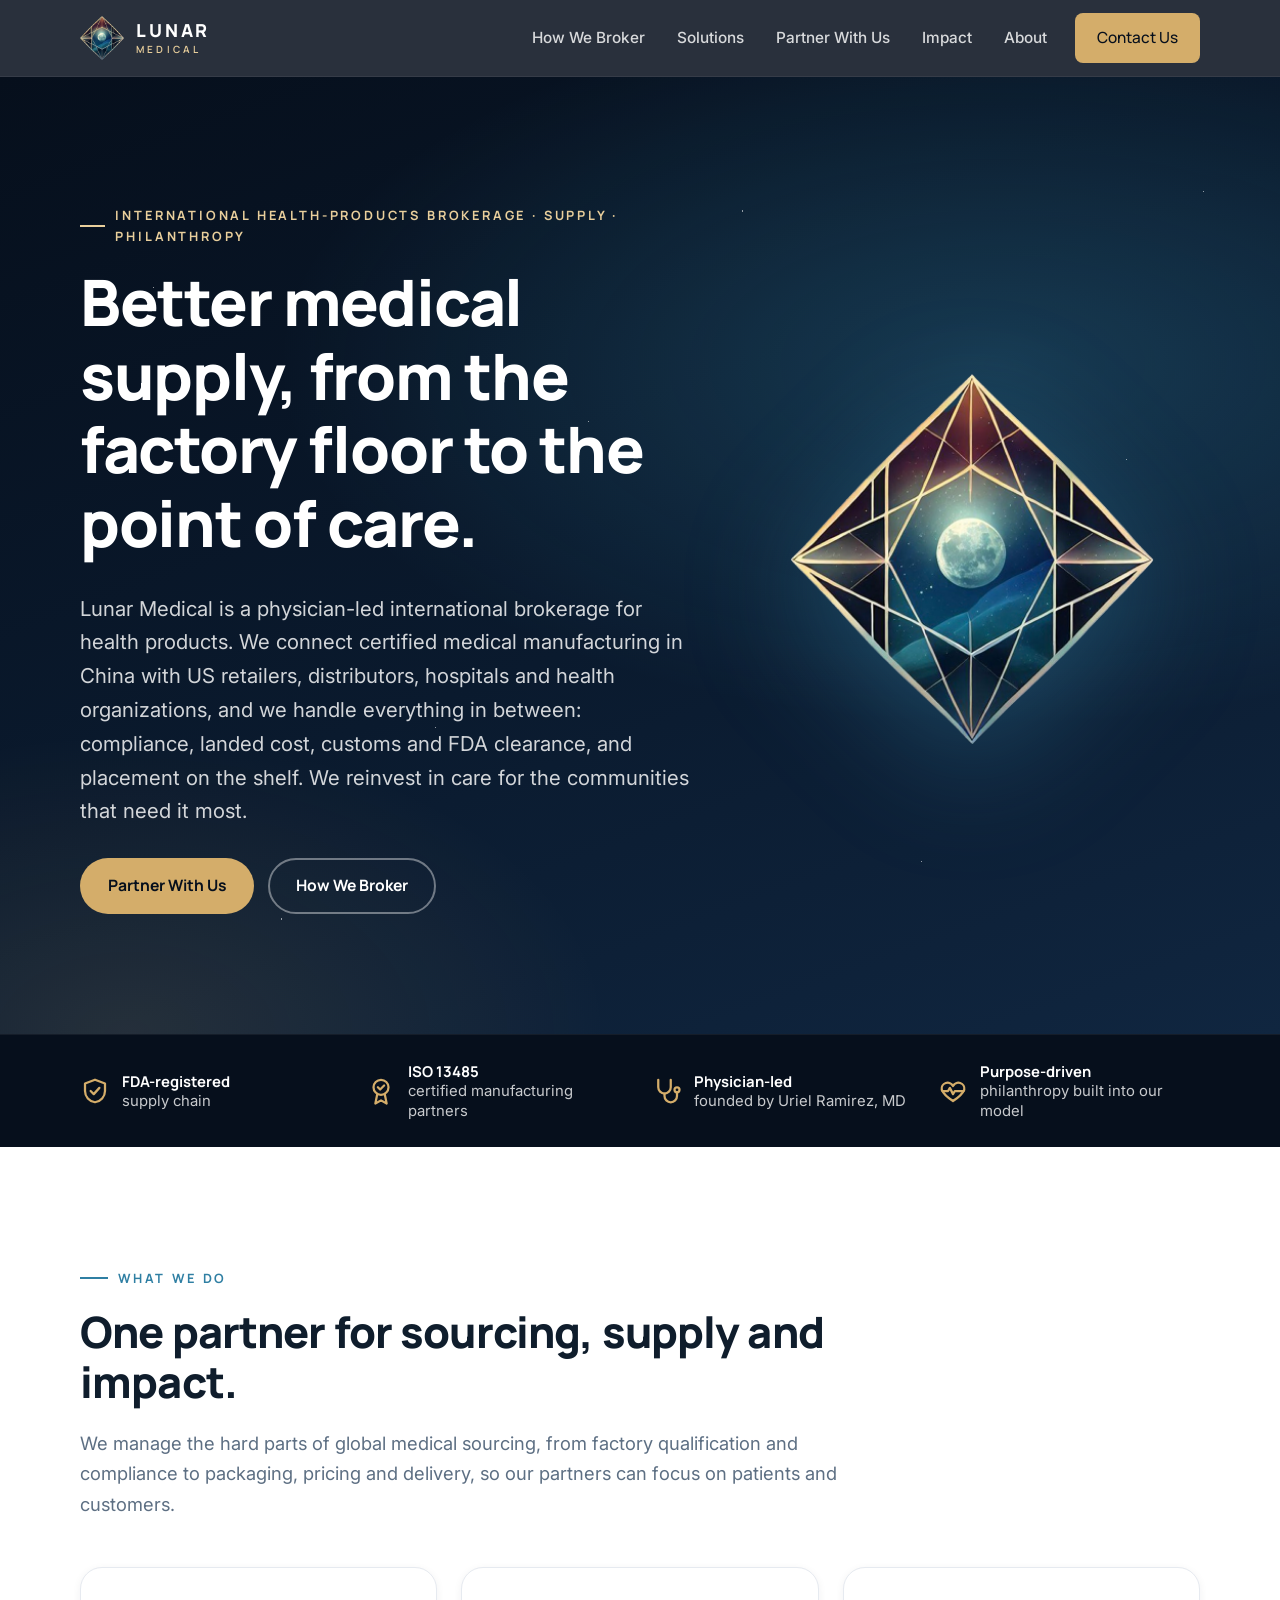
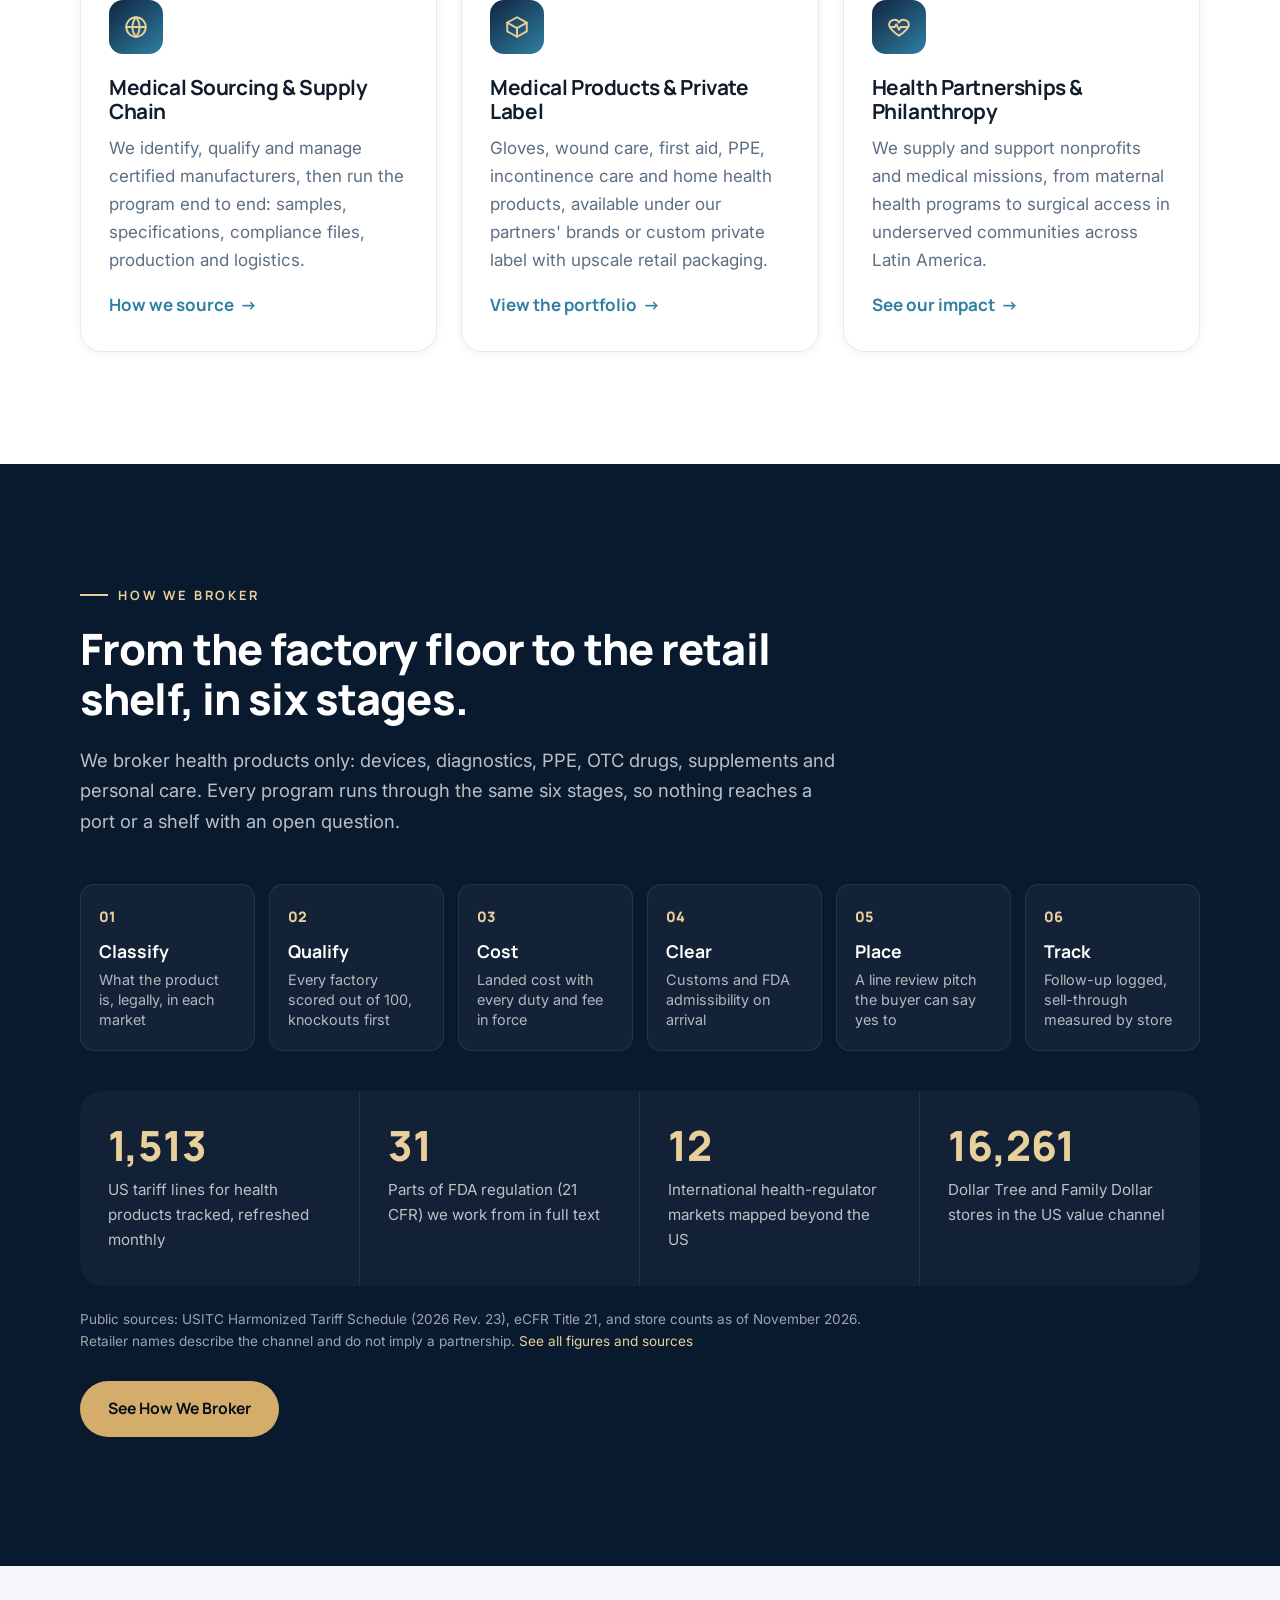
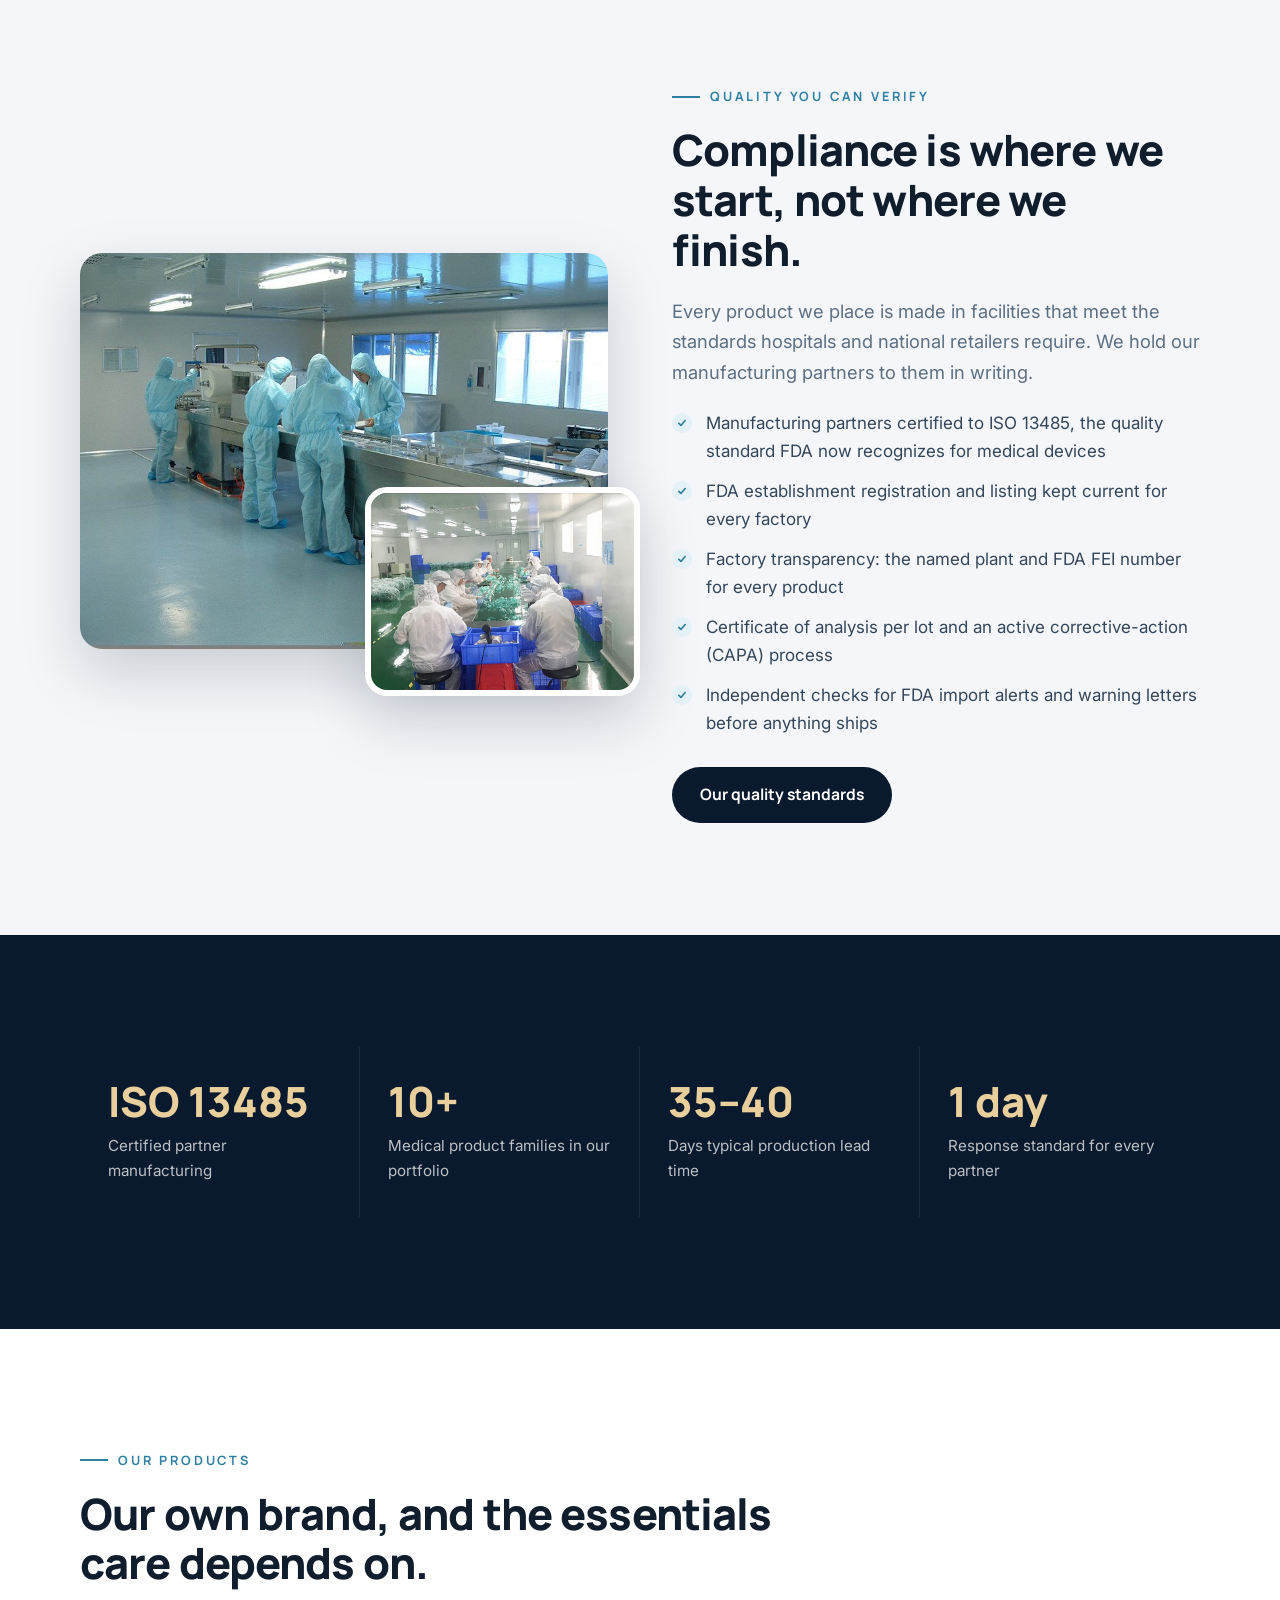
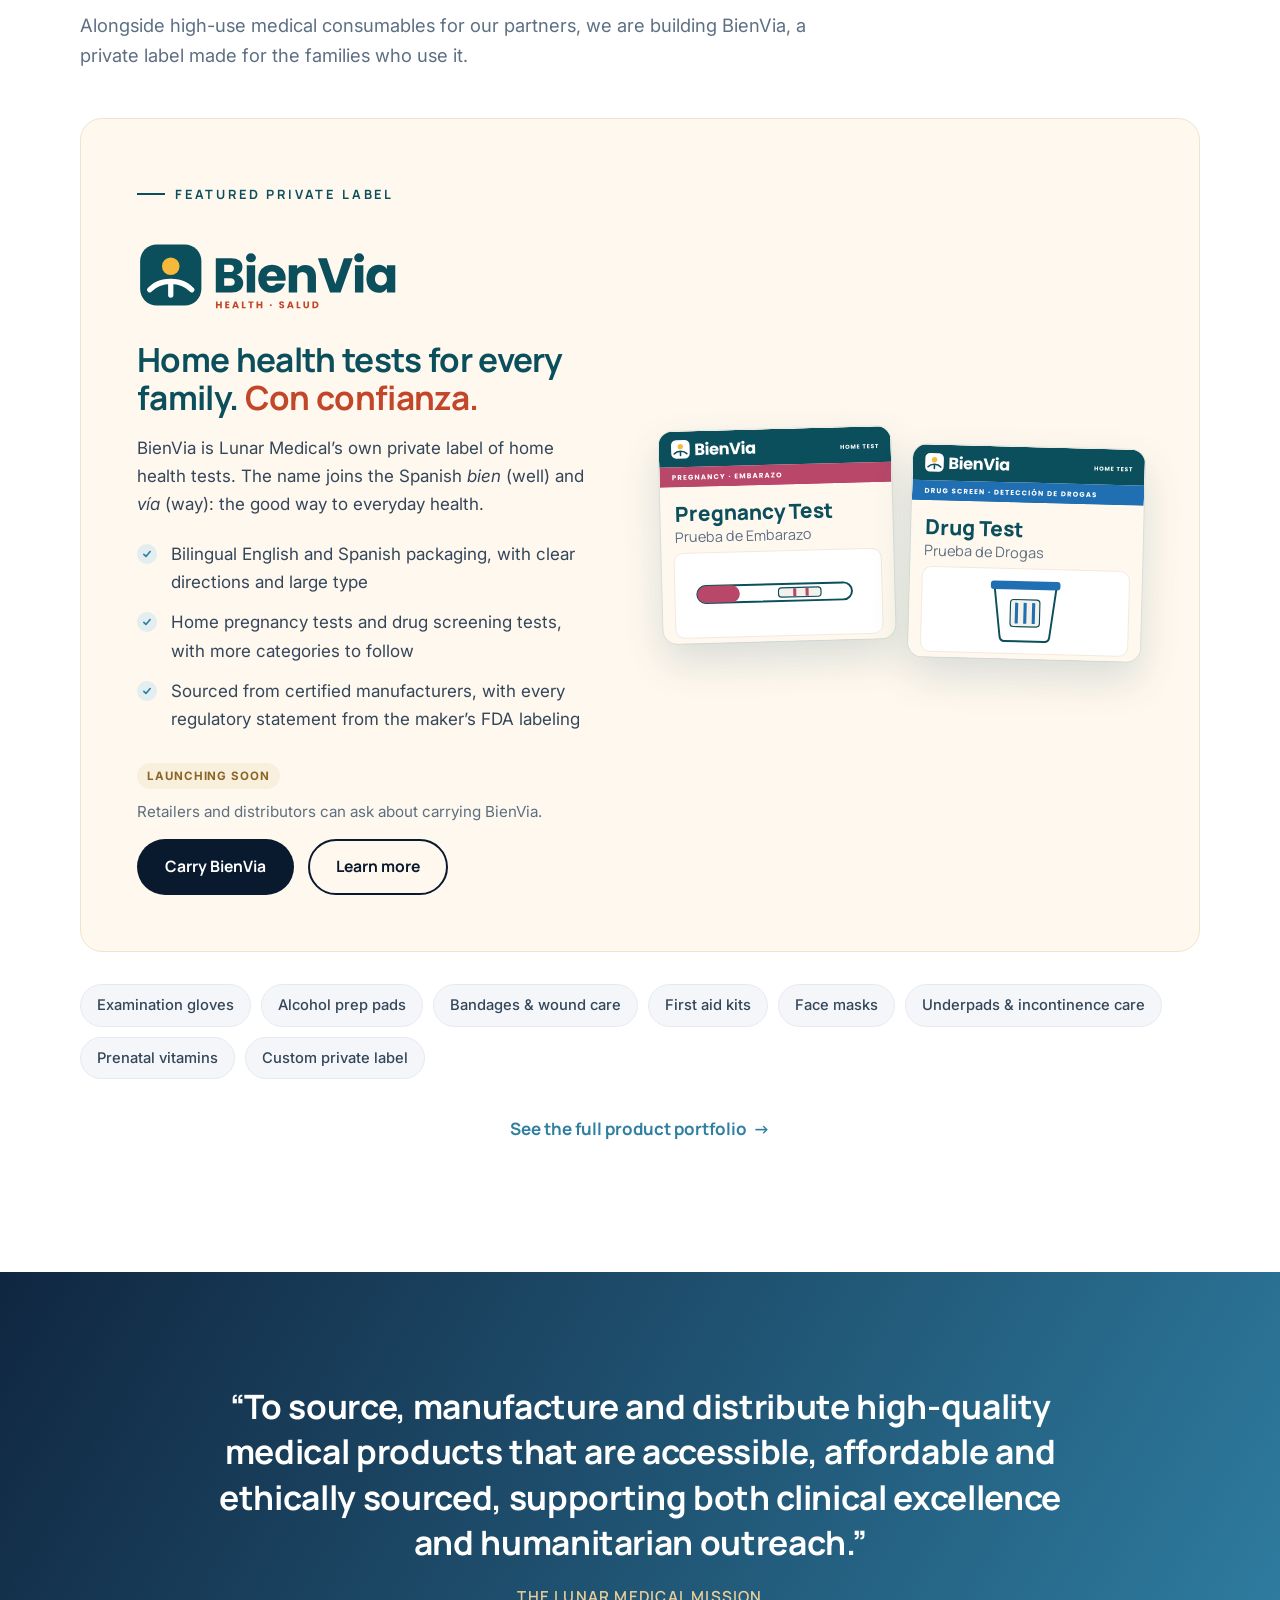
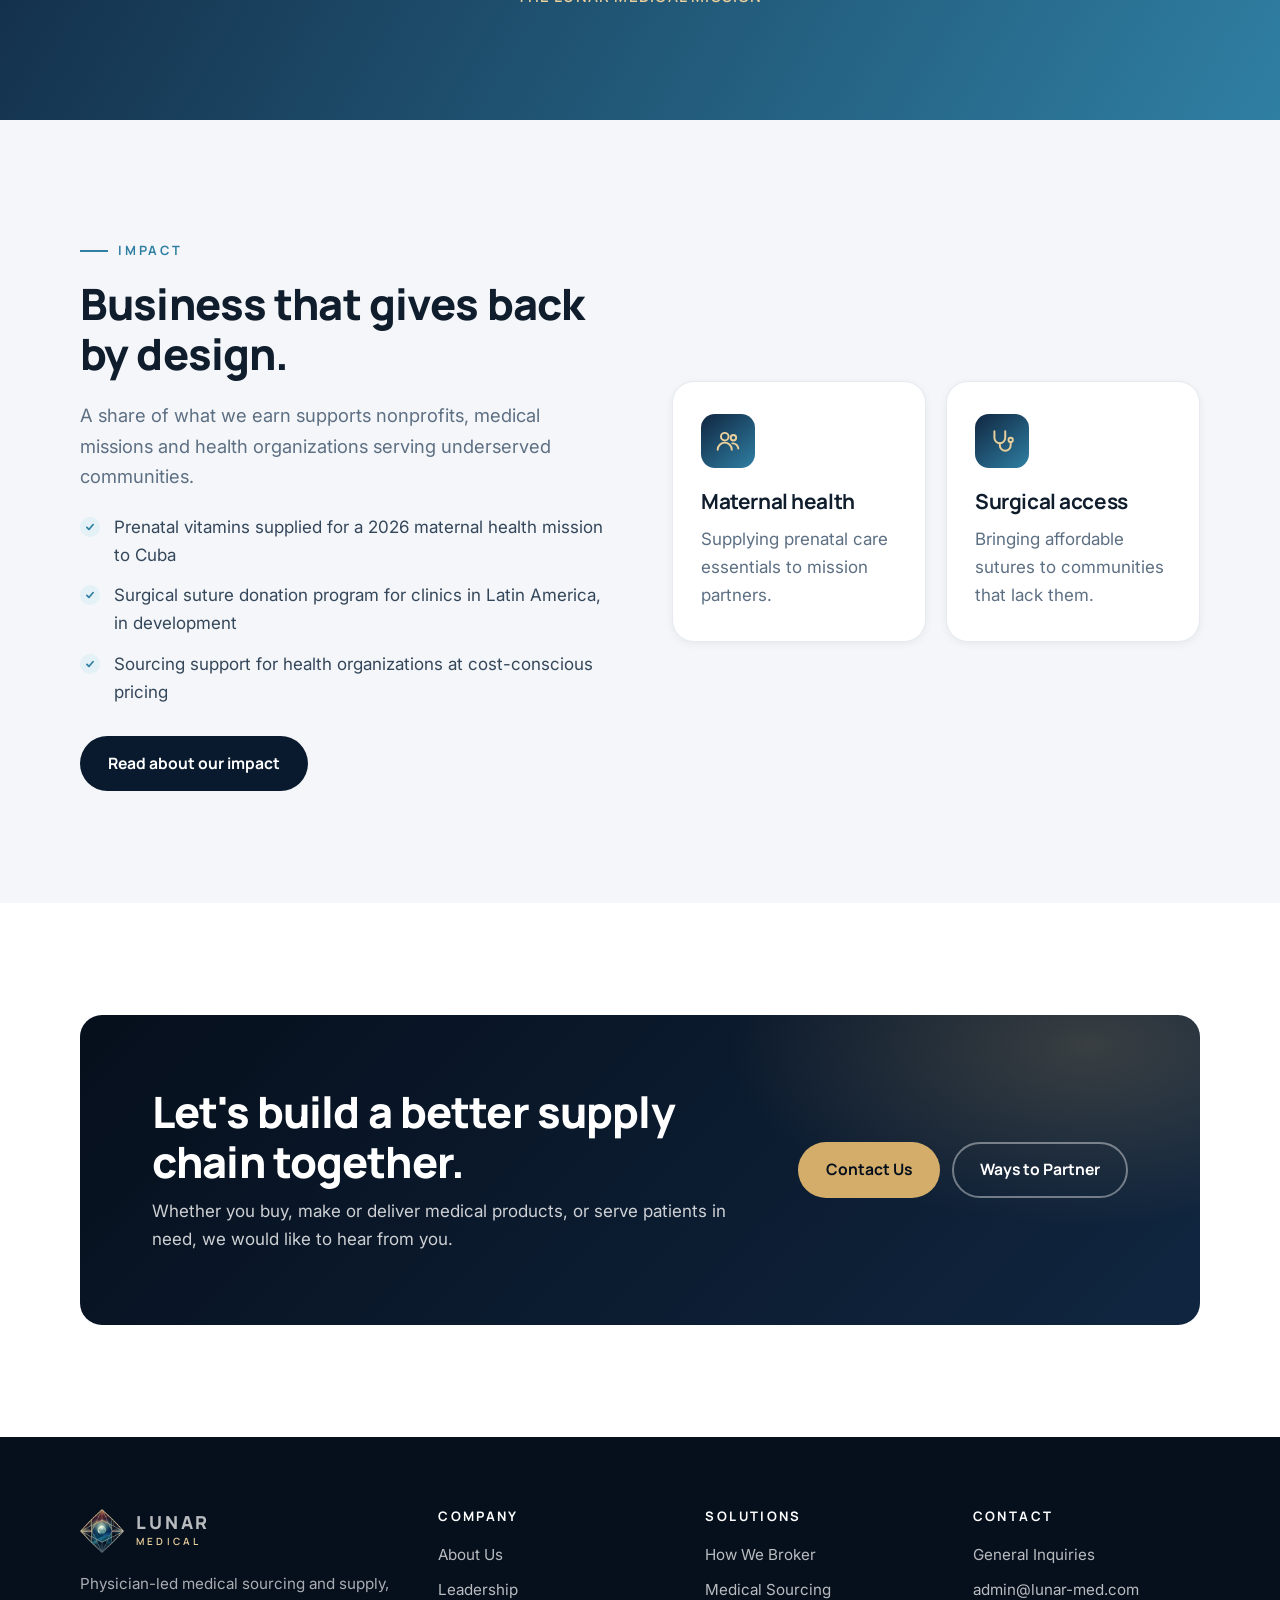
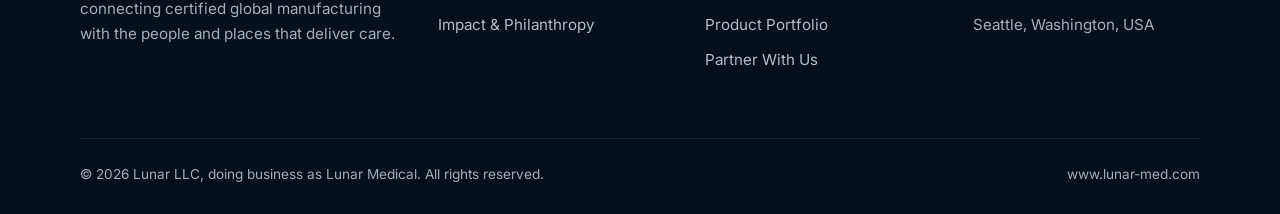
<file: index.html>
<!doctype html>
<html lang="en">
<head>
  <meta charset="utf-8">
  <meta name="viewport" content="width=device-width, initial-scale=1">
  <title>Lunar Medical | Physician-Led Medical Sourcing &amp; Supply</title>
  <meta name="description" content="Physician-led brokerage connecting ISO 13485 certified, FDA-registered manufacturing with US retailers, distributors, hospitals and health organizations.">
  <link rel="canonical" href="https://www.lunar-med.com/">
  <meta name="theme-color" content="#0a1a2e">
  <meta property="og:type" content="website">
  <meta property="og:site_name" content="Lunar Medical">
  <meta property="og:title" content="Lunar Medical | Physician-Led Medical Sourcing &amp; Supply">
  <meta property="og:description" content="Physician-led brokerage connecting ISO 13485 certified, FDA-registered manufacturing with US retailers, distributors, hospitals and health organizations.">
  <meta property="og:url" content="https://www.lunar-med.com/">
  <meta property="og:image" content="https://www.lunar-med.com/assets/img/og-image.jpg">
  <meta property="og:locale" content="en_US">
  <meta property="og:image:width" content="1200">
  <meta property="og:image:height" content="630">
  <meta property="og:image:alt" content="Lunar Medical">
  <meta name="twitter:card" content="summary_large_image">
  <link rel="icon" type="image/png" sizes="32x32" href="assets/img/favicon-32.png">
  <link rel="apple-touch-icon" href="assets/img/favicon-180.png">
  <link rel="preconnect" href="https://fonts.googleapis.com">
  <link rel="preconnect" href="https://fonts.gstatic.com" crossorigin>
  <link href="https://fonts.googleapis.com/css2?family=Inter:wght@400;500;600;700&family=Manrope:wght@600;700;800&display=swap" rel="stylesheet">
  <link rel="stylesheet" href="assets/css/styles.css">
  <script type="application/ld+json">
  {
    "@context": "https://schema.org",
    "@type": "Organization",
    "@id": "https://www.lunar-med.com/#organization",
    "name": "Lunar Medical",
    "legalName": "Lunar LLC",
    "alternateName": "Lunar Med",
    "url": "https://www.lunar-med.com/",
    "logo": {
      "@type": "ImageObject",
      "url": "https://www.lunar-med.com/assets/img/logo-mark.png",
      "width": 356,
      "height": 362
    },
    "image": "https://www.lunar-med.com/assets/img/og-image.jpg",
    "description": "Physician-led international brokerage for health products, connecting ISO 13485 certified, FDA-registered manufacturing with US retailers, distributors, hospitals and health organizations.",
    "email": "admin@lunar-med.com",
    "address": {
      "@type": "PostalAddress",
      "addressLocality": "Seattle",
      "addressRegion": "WA",
      "addressCountry": "US"
    },
    "founder": {
      "@type": "Person",
      "name": "Uriel Ramirez",
      "honorificSuffix": "MD",
      "jobTitle": "Founder",
      "url": "https://www.lunar-med.com/about.html"
    },
    "brand": {
      "@type": "Brand",
      "name": "BienVia",
      "description": "Lunar Medical's own private label of home health tests, with bilingual English and Spanish packaging."
    },
    "areaServed": [
      {
        "@type": "Country",
        "name": "United States"
      },
      {
        "@type": "Place",
        "name": "Latin America"
      }
    ],
    "contactPoint": {
      "@type": "ContactPoint",
      "contactType": "customer service",
      "email": "admin@lunar-med.com",
      "url": "https://www.lunar-med.com/contact.html",
      "availableLanguage": [
        "English",
        "Spanish"
      ]
    },
    "knowsAbout": [
      "Medical product sourcing",
      "Health product brokerage",
      "Private label medical products",
      "FDA import compliance",
      "ISO 13485 manufacturing"
    ]
  }
  </script>
  <script type="application/ld+json">
  {
    "@context": "https://schema.org",
    "@type": "WebSite",
    "@id": "https://www.lunar-med.com/#website",
    "url": "https://www.lunar-med.com/",
    "name": "Lunar Medical",
    "alternateName": "Lunar Med",
    "publisher": {
      "@id": "https://www.lunar-med.com/#organization"
    },
    "inLanguage": "en-US"
  }
  </script>
</head>
<body>
  <a class="skip-link" href="#main">Skip to content</a>
  <header class="site-header">
    <div class="container nav">
      <a class="brand" href="/" aria-label="Lunar Medical home">
        <img src="assets/img/logo-mark-128.png" alt="" width="44" height="44">
        <span class="brand-name">Lunar<small>Medical</small></span>
      </a>
      <button class="nav-toggle" aria-label="Open menu" aria-expanded="false" aria-controls="nav-links"><span></span></button>
      <nav aria-label="Main">
        <ul class="nav-links" id="nav-links">
          <li><a href="brokerage.html">How We Broker</a></li>
          <li><a href="solutions.html">Solutions</a></li>
          <li><a href="partners.html">Partner With Us</a></li>
          <li><a href="impact.html">Impact</a></li>
          <li><a href="about.html">About</a></li>
          <li><a class="btn btn-gold" href="contact.html">Contact Us</a></li>
        </ul>
      </nav>
    </div>
  </header>

  <main id="main">
    <section class="hero" style="padding:0">
      <div class="container hero-grid">
        <div>
          <span class="eyebrow">International health-products brokerage &middot; Supply &middot; Philanthropy</span>
          <h1>Better medical supply, from the factory floor to the point of care.</h1>
          <p class="hero-lead">Lunar Medical is a physician-led international brokerage for health products. We connect certified medical manufacturing in China with US retailers, distributors, hospitals and health organizations, and we handle everything in between: compliance, landed cost, customs and FDA clearance, and placement on the shelf. We reinvest in care for the communities that need it most.</p>
          <div class="hero-actions">
            <a class="btn btn-gold" href="partners.html">Partner With Us</a>
            <a class="btn btn-ghost" href="brokerage.html">How We Broker</a>
          </div>
        </div>
        <div class="hero-mark">
          <img src="assets/img/logo-mark.png" alt="Lunar Medical emblem: a moon inside a geometric diamond" width="356" height="362">
        </div>
      </div>
    </section>

    <div class="trust-bar" role="region" aria-label="Our standards">
      <div class="container trust-items">
        <div class="trust-item"><svg viewBox="0 0 24 24" fill="none" stroke="currentColor" stroke-width="1.8" stroke-linecap="round" stroke-linejoin="round"><path d="M12 3l8 3v6c0 4.5-3.4 8.3-8 9-4.6-.7-8-4.5-8-9V6l8-3z"/><path d="M8.5 12l2.5 2.5 4.5-5"/></svg><span><strong>FDA-registered</strong>supply chain</span></div>
        <div class="trust-item"><svg viewBox="0 0 24 24" fill="none" stroke="currentColor" stroke-width="1.8" stroke-linecap="round" stroke-linejoin="round"><circle cx="12" cy="9" r="6"/><path d="M9 14.5L7.5 22l4.5-2.5 4.5 2.5-1.5-7.5"/><path d="M9.5 9l1.8 1.8L14.5 7.6"/></svg><span><strong>ISO 13485</strong>certified manufacturing partners</span></div>
        <div class="trust-item"><svg viewBox="0 0 24 24" fill="none" stroke="currentColor" stroke-width="1.8" stroke-linecap="round" stroke-linejoin="round"><path d="M5 3v6a5 5 0 0 0 10 0V3"/><path d="M10 14v2a5 5 0 0 0 10 0v-3"/><circle cx="20" cy="11" r="2"/></svg><span><strong>Physician-led</strong>founded by Uriel Ramirez, MD</span></div>
        <div class="trust-item"><svg viewBox="0 0 24 24" fill="none" stroke="currentColor" stroke-width="1.8" stroke-linecap="round" stroke-linejoin="round"><path d="M12 20s-7-4.4-9-9a4.8 4.8 0 0 1 9-3 4.8 4.8 0 0 1 9 3c-2 4.6-9 9-9 9z"/><path d="M3.5 12H8l1.5-2.5 2.5 5 1.5-2.5h7"/></svg><span><strong>Purpose-driven</strong>philanthropy built into our model</span></div>
      </div>
    </div>

    <section>
      <div class="container">
        <div class="section-head reveal">
          <span class="eyebrow">What we do</span>
          <h2>One partner for sourcing, supply and impact.</h2>
          <p class="lead">We manage the hard parts of global medical sourcing, from factory qualification and compliance to packaging, pricing and delivery, so our partners can focus on patients and customers.</p>
        </div>
        <div class="grid-3">
          <article class="card reveal">
            <div class="card-icon"><svg viewBox="0 0 24 24" fill="none" stroke="currentColor" stroke-width="1.8" stroke-linecap="round" stroke-linejoin="round"><circle cx="12" cy="12" r="9"/><path d="M3 12h18M12 3a14 14 0 0 1 0 18M12 3a14 14 0 0 0 0 18"/></svg></div>
            <h3>Medical Sourcing &amp; Supply Chain</h3>
            <p>We identify, qualify and manage certified manufacturers, then run the program end to end: samples, specifications, compliance files, production and logistics.</p>
            <a class="link-arrow" href="solutions.html#sourcing">How we source</a>
          </article>
          <article class="card reveal">
            <div class="card-icon"><svg viewBox="0 0 24 24" fill="none" stroke="currentColor" stroke-width="1.8" stroke-linecap="round" stroke-linejoin="round"><path d="M21 8l-9-5-9 5 9 5 9-5z"/><path d="M3 8v8l9 5 9-5V8"/><path d="M12 13v8"/></svg></div>
            <h3>Medical Products &amp; Private Label</h3>
            <p>Gloves, wound care, first aid, PPE, incontinence care and home health products, available under our partners' brands or custom private label with upscale retail packaging.</p>
            <a class="link-arrow" href="solutions.html#products">View the portfolio</a>
          </article>
          <article class="card reveal">
            <div class="card-icon"><svg viewBox="0 0 24 24" fill="none" stroke="currentColor" stroke-width="1.8" stroke-linecap="round" stroke-linejoin="round"><path d="M12 20s-7-4.4-9-9a4.8 4.8 0 0 1 9-3 4.8 4.8 0 0 1 9 3c-2 4.6-9 9-9 9z"/><path d="M3.5 12H8l1.5-2.5 2.5 5 1.5-2.5h7"/></svg></div>
            <h3>Health Partnerships &amp; Philanthropy</h3>
            <p>We supply and support nonprofits and medical missions, from maternal health programs to surgical access in underserved communities across Latin America.</p>
            <a class="link-arrow" href="impact.html">See our impact</a>
          </article>
        </div>
      </div>
    </section>

    <section class="section-dark" id="how-we-broker">
      <div class="container">
        <div class="section-head reveal">
          <span class="eyebrow">How we broker</span>
          <h2>From the factory floor to the retail shelf, in six stages.</h2>
          <p class="lead">We broker health products only: devices, diagnostics, PPE, OTC drugs, supplements and personal care. Every program runs through the same six stages, so nothing reaches a port or a shelf with an open question.</p>
        </div>
        <ol class="mini-steps reveal">
          <li><strong>Classify</strong><span>What the product is, legally, in each market</span></li>
          <li><strong>Qualify</strong><span>Every factory scored out of 100, knockouts first</span></li>
          <li><strong>Cost</strong><span>Landed cost with every duty and fee in force</span></li>
          <li><strong>Clear</strong><span>Customs and FDA admissibility on arrival</span></li>
          <li><strong>Place</strong><span>A line review pitch the buyer can say yes to</span></li>
          <li><strong>Track</strong><span>Follow-up logged, sell-through measured by store</span></li>
        </ol>
        <div class="stats stats-compact reveal">
          <div class="stat"><div class="stat-value">1,513</div><div class="stat-label">US tariff lines for health products tracked, refreshed monthly</div></div>
          <div class="stat"><div class="stat-value">31</div><div class="stat-label">Parts of FDA regulation (21 CFR) we work from in full text</div></div>
          <div class="stat"><div class="stat-value">12</div><div class="stat-label">International health-regulator markets mapped beyond the US</div></div>
          <div class="stat"><div class="stat-value">16,261</div><div class="stat-label">Dollar Tree and Family Dollar stores in the US value channel</div></div>
        </div>
        <p class="stat-note reveal">Public sources: USITC Harmonized Tariff Schedule (2026 Rev. 23), eCFR Title 21, and store counts as of November 2026. Retailer names describe the channel and do not imply a partnership. <a href="brokerage.html#numbers">See all figures and sources</a></p>
        <p style="margin-top:28px"><a class="btn btn-gold" href="brokerage.html">See How We Broker</a></p>
      </div>
    </section>

    <section class="section-tint">
      <div class="container grid-2">
        <div class="media-stack reveal">
          <div class="media-frame"><img src="assets/img/cleanroom-packaging.jpg" alt="Technicians in protective cleanroom suits operating a medical packaging line" width="800" height="600" loading="lazy"></div>
          <div class="media-frame"><img src="assets/img/cleanroom-assembly.jpg" alt="Production staff assembling medical devices in a cleanroom" width="800" height="602" loading="lazy"></div>
        </div>
        <div class="reveal">
          <span class="eyebrow">Quality you can verify</span>
          <h2>Compliance is where we start, not where we finish.</h2>
          <p class="lead">Every product we place is made in facilities that meet the standards hospitals and national retailers require. We hold our manufacturing partners to them in writing.</p>
          <ul class="check-list">
            <li>Manufacturing partners certified to ISO 13485, the quality standard FDA now recognizes for medical devices</li>
            <li>FDA establishment registration and listing kept current for every factory</li>
            <li>Factory transparency: the named plant and FDA FEI number for every product</li>
            <li>Certificate of analysis per lot and an active corrective-action (CAPA) process</li>
            <li>Independent checks for FDA import alerts and warning letters before anything ships</li>
          </ul>
          <a class="btn btn-dark" href="solutions.html#quality">Our quality standards</a>
        </div>
      </div>
    </section>

    <section class="section-dark">
      <div class="container">
        <div class="stats reveal">
          <div class="stat"><div class="stat-value">ISO 13485</div><div class="stat-label">Certified partner manufacturing</div></div>
          <div class="stat"><div class="stat-value">10+</div><div class="stat-label">Medical product families in our portfolio</div></div>
          <div class="stat"><div class="stat-value">35&ndash;40</div><div class="stat-label">Days typical production lead time</div></div>
          <div class="stat"><div class="stat-value">1 day</div><div class="stat-label">Response standard for every partner</div></div>
        </div>
      </div>
    </section>

    <section>
      <div class="container">
        <div class="section-head reveal">
          <span class="eyebrow">Our products</span>
          <h2>Our own brand, and the essentials care depends on.</h2>
          <p class="lead">Alongside high-use medical consumables for our partners, we are building BienVia, a private label made for the families who use it.</p>
        </div>
        <div class="bienvia reveal">
          <div class="bienvia-copy">
            <span class="eyebrow">Featured private label</span>
            <img class="bienvia-logo" src="assets/img/bienvia/logo.svg" alt="BienVia Health &middot; Salud" width="640" height="220">
            <h3>Home health tests for every family. <span lang="es">Con confianza.</span></h3>
            <p>BienVia is Lunar Medical&rsquo;s own private label of home health tests. The name joins the Spanish <em lang="es">bien</em> (well) and <em lang="es">v&iacute;a</em> (way): the good way to everyday health.</p>
            <ul class="check-list">
              <li>Bilingual English and Spanish packaging, with clear directions and large type</li>
              <li>Home pregnancy tests and drug screening tests, with more categories to follow</li>
              <li>Sourced from certified manufacturers, with every regulatory statement from the maker&rsquo;s FDA labeling</li>
            </ul>
            <p class="bienvia-status"><span class="tag tag-gold">Launching soon</span> Retailers and distributors can ask about carrying BienVia.</p>
            <div class="hero-actions" style="margin-top:8px">
              <a class="btn btn-dark" href="contact.html?topic=quote">Carry BienVia</a>
              <a class="btn btn-outline" href="solutions.html#bienvia">Learn more</a>
            </div>
          </div>
          <div class="bienvia-boxes">
            <figure class="pkg">
              <div class="pkg-top"><img src="assets/img/bienvia/box-pregnancy.svg" alt="" width="600" height="800" loading="lazy"></div>
              <figcaption class="pkg-name"><strong>Pregnancy Test</strong><span lang="es">Prueba de Embarazo</span></figcaption>
              <div class="pkg-art"><img src="assets/img/bienvia/box-pregnancy.svg" alt="BienVia pregnancy test package illustration" width="600" height="800" loading="lazy"></div>
            </figure>
            <figure class="pkg">
              <div class="pkg-top"><img src="assets/img/bienvia/box-drug.svg" alt="" width="600" height="800" loading="lazy"></div>
              <figcaption class="pkg-name"><strong>Drug Test</strong><span lang="es">Prueba de Drogas</span></figcaption>
              <div class="pkg-art"><img src="assets/img/bienvia/box-drug.svg" alt="BienVia drug test package illustration" width="600" height="800" loading="lazy"></div>
            </figure>
          </div>
        </div>
        <div class="cat-list reveal" aria-label="Other product categories">
          <span>Examination gloves</span><span>Alcohol prep pads</span><span>Bandages &amp; wound care</span><span>First aid kits</span><span>Face masks</span><span>Underpads &amp; incontinence care</span><span>Prenatal vitamins</span><span>Custom private label</span>
        </div>
        <p class="center" style="margin-top:36px"><a class="link-arrow" href="solutions.html#products">See the full product portfolio</a></p>
      </div>
    </section>

    <section class="mission-band">
      <div class="container reveal">
        <blockquote>
          &ldquo;To source, manufacture and distribute high-quality medical products that are accessible, affordable and ethically sourced, supporting both clinical excellence and humanitarian outreach.&rdquo;
          <cite>The Lunar Medical mission</cite>
        </blockquote>
      </div>
    </section>

    <section class="section-tint">
      <div class="container grid-2">
        <div class="reveal">
          <span class="eyebrow">Impact</span>
          <h2>Business that gives back by design.</h2>
          <p class="lead">A share of what we earn supports nonprofits, medical missions and health organizations serving underserved communities.</p>
          <ul class="check-list">
            <li>Prenatal vitamins supplied for a 2026 maternal health mission to Cuba</li>
            <li>Surgical suture donation program for clinics in Latin America, in development</li>
            <li>Sourcing support for health organizations at cost-conscious pricing</li>
          </ul>
          <a class="btn btn-dark" href="impact.html">Read about our impact</a>
        </div>
        <div class="grid-2" style="gap:20px">
          <article class="card reveal">
            <div class="card-icon"><svg viewBox="0 0 24 24" fill="none" stroke="currentColor" stroke-width="1.8" stroke-linecap="round" stroke-linejoin="round"><circle cx="9" cy="8" r="3.5"/><path d="M2.5 20a6.5 6.5 0 0 1 13 0"/><circle cx="17" cy="9" r="2.5"/><path d="M16 14.2a5 5 0 0 1 5.5 4.8"/></svg></div>
            <h3>Maternal health</h3>
            <p class="mb-0">Supplying prenatal care essentials to mission partners.</p>
          </article>
          <article class="card reveal">
            <div class="card-icon"><svg viewBox="0 0 24 24" fill="none" stroke="currentColor" stroke-width="1.8" stroke-linecap="round" stroke-linejoin="round"><path d="M5 3v6a5 5 0 0 0 10 0V3"/><path d="M10 14v2a5 5 0 0 0 10 0v-3"/><circle cx="20" cy="11" r="2"/></svg></div>
            <h3>Surgical access</h3>
            <p class="mb-0">Bringing affordable sutures to communities that lack them.</p>
          </article>
        </div>
      </div>
    </section>

    <section>
      <div class="container">
        <div class="cta reveal">
          <div>
            <h2>Let's build a better supply chain together.</h2>
            <p>Whether you buy, make or deliver medical products, or serve patients in need, we would like to hear from you.</p>
          </div>
          <div class="cta-actions">
            <a class="btn btn-gold" href="contact.html">Contact Us</a>
            <a class="btn btn-ghost" href="partners.html">Ways to Partner</a>
          </div>
        </div>
      </div>
    </section>
  </main>

  <footer class="site-footer">
    <div class="container">
      <div class="footer-grid">
        <div class="footer-brand">
          <a class="brand" href="/" aria-label="Lunar Medical home">
            <img src="assets/img/logo-mark-128.png" alt="" width="44" height="44">
            <span class="brand-name">Lunar<small>Medical</small></span>
          </a>
          <p>Physician-led medical sourcing and supply, connecting certified global manufacturing with the people and places that deliver care.</p>
        </div>
        <div>
          <h4>Company</h4>
          <ul>
            <li><a href="about.html">About Us</a></li>
            <li><a href="about.html#leadership">Leadership</a></li>
            <li><a href="impact.html">Impact &amp; Philanthropy</a></li>
          </ul>
        </div>
        <div>
          <h4>Solutions</h4>
          <ul>
            <li><a href="brokerage.html">How We Broker</a></li>
            <li><a href="solutions.html#sourcing">Medical Sourcing</a></li>
            <li><a href="solutions.html#products">Product Portfolio</a></li>
            <li><a href="partners.html">Partner With Us</a></li>
          </ul>
        </div>
        <div>
          <h4>Contact</h4>
          <ul>
            <li><a href="contact.html">General Inquiries</a></li>
            <li><a href="mailto:admin@lunar-med.com">admin@lunar-med.com</a></li>
            <li>Seattle, Washington, USA</li>
          </ul>
        </div>
      </div>
      <div class="footer-bottom">
        <span>&copy; <span data-year>2026</span> Lunar LLC, doing business as Lunar Medical. All rights reserved.</span>
        <span>www.lunar-med.com</span>
      </div>
    </div>
  </footer>

  <script src="assets/js/main.js" defer></script>
</body>
</html>
</file>
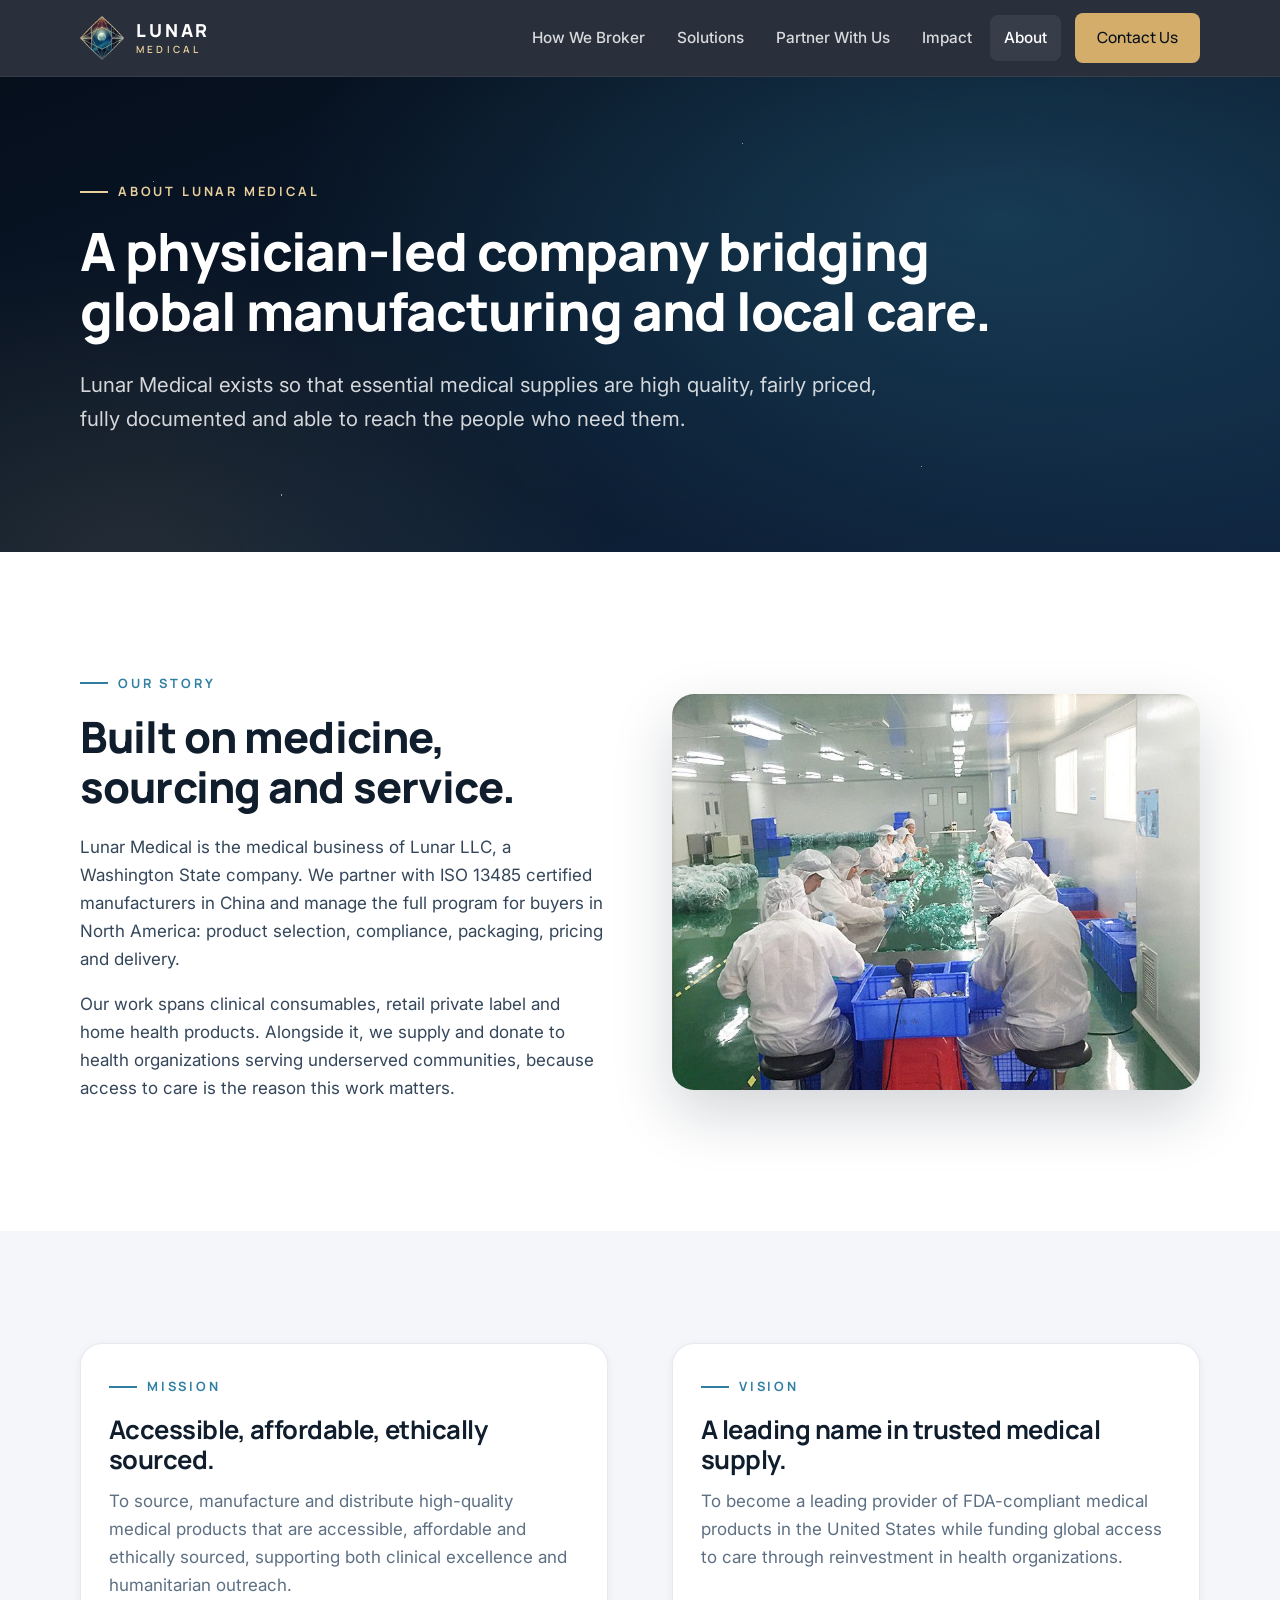
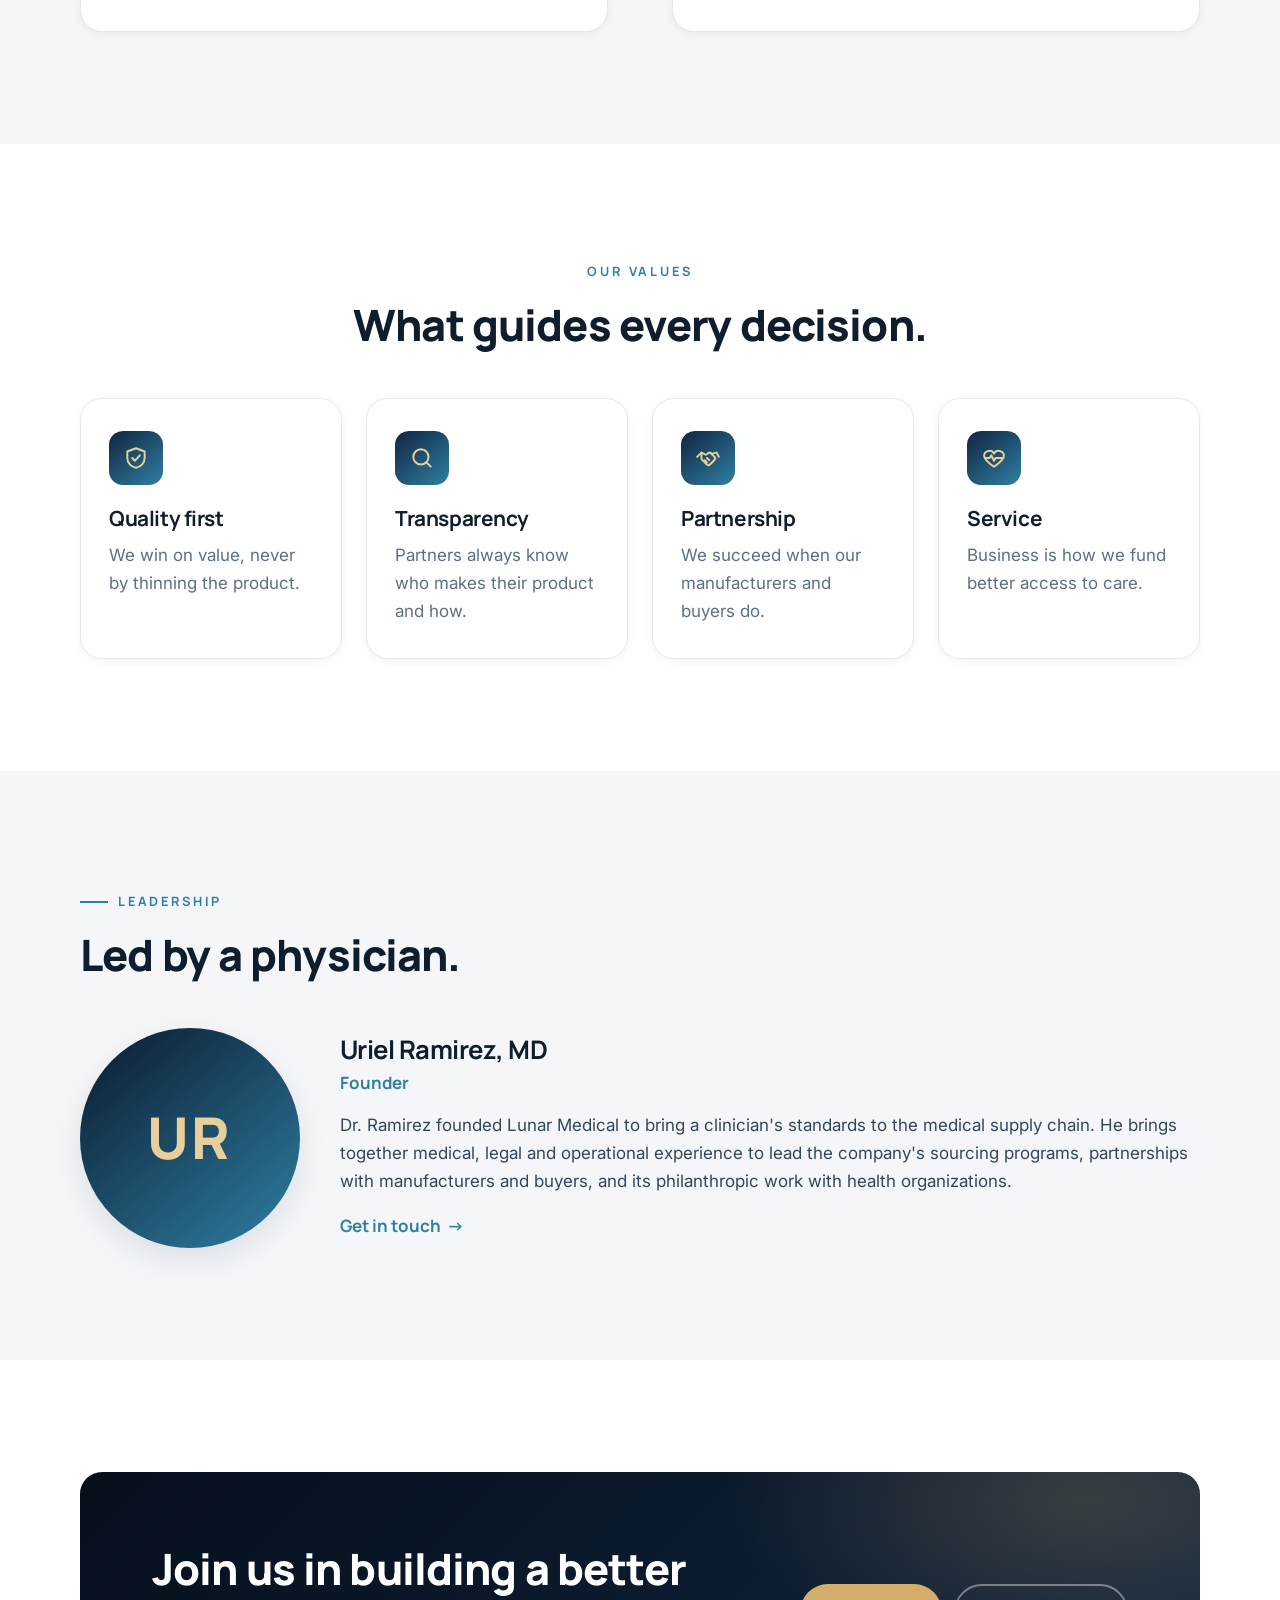
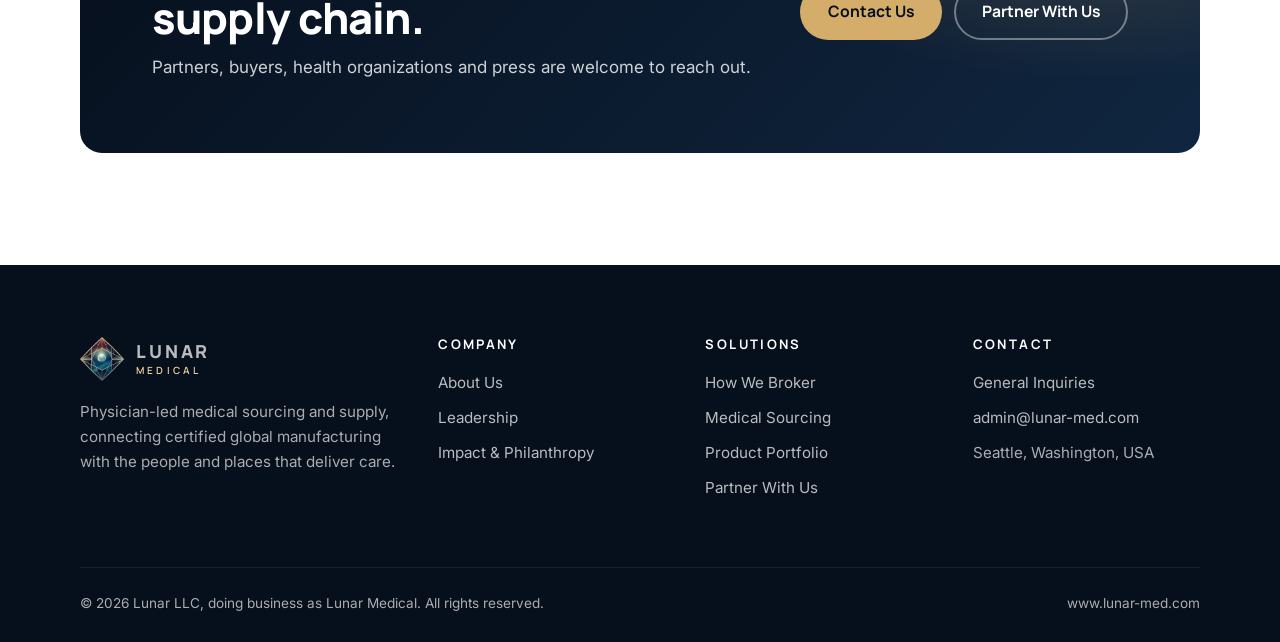
<file: about.html>
<!doctype html>
<html lang="en">
<head>
  <meta charset="utf-8">
  <meta name="viewport" content="width=device-width, initial-scale=1">
  <title>About Lunar Medical | Physician-Led Medical Sourcing Firm</title>
  <meta name="description" content="Lunar Medical is a physician-led medical sourcing company founded by Uriel Ramirez, MD, committed to quality, transparency and access to care.">
  <link rel="canonical" href="https://www.lunar-med.com/about.html">
  <meta name="theme-color" content="#0a1a2e">
  <meta property="og:type" content="website">
  <meta property="og:site_name" content="Lunar Medical">
  <meta property="og:title" content="About Lunar Medical | Physician-Led Medical Sourcing Firm">
  <meta property="og:description" content="Lunar Medical is a physician-led medical sourcing company founded by Uriel Ramirez, MD, committed to quality, transparency and access to care.">
  <meta property="og:url" content="https://www.lunar-med.com/about.html">
  <meta property="og:image" content="https://www.lunar-med.com/assets/img/og-image.jpg">
  <meta property="og:locale" content="en_US">
  <meta property="og:image:width" content="1200">
  <meta property="og:image:height" content="630">
  <meta property="og:image:alt" content="Lunar Medical">
  <meta name="twitter:card" content="summary_large_image">
  <link rel="icon" type="image/png" sizes="32x32" href="assets/img/favicon-32.png">
  <link rel="apple-touch-icon" href="assets/img/favicon-180.png">
  <link rel="preconnect" href="https://fonts.googleapis.com">
  <link rel="preconnect" href="https://fonts.gstatic.com" crossorigin>
  <link href="https://fonts.googleapis.com/css2?family=Inter:wght@400;500;600;700&family=Manrope:wght@600;700;800&display=swap" rel="stylesheet">
  <link rel="stylesheet" href="assets/css/styles.css">
  <script type="application/ld+json">
  {
    "@context": "https://schema.org",
    "@type": "BreadcrumbList",
    "itemListElement": [
      {
        "@type": "ListItem",
        "position": 1,
        "name": "Home",
        "item": "https://www.lunar-med.com/"
      },
      {
        "@type": "ListItem",
        "position": 2,
        "name": "About Us",
        "item": "https://www.lunar-med.com/about.html"
      }
    ]
  }
  </script>
</head>
<body>
  <a class="skip-link" href="#main">Skip to content</a>
  <header class="site-header">
    <div class="container nav">
      <a class="brand" href="/" aria-label="Lunar Medical home">
        <img src="assets/img/logo-mark-128.png" alt="" width="44" height="44">
        <span class="brand-name">Lunar<small>Medical</small></span>
      </a>
      <button class="nav-toggle" aria-label="Open menu" aria-expanded="false" aria-controls="nav-links"><span></span></button>
      <nav aria-label="Main">
        <ul class="nav-links" id="nav-links">
          <li><a href="brokerage.html">How We Broker</a></li>
          <li><a href="solutions.html">Solutions</a></li>
          <li><a href="partners.html">Partner With Us</a></li>
          <li><a href="impact.html">Impact</a></li>
          <li><a href="about.html" aria-current="page">About</a></li>
          <li><a class="btn btn-gold" href="contact.html">Contact Us</a></li>
        </ul>
      </nav>
    </div>
  </header>

  <main id="main">
    <section class="hero page-hero" style="padding:0">
      <div class="container hero-grid">
        <div>
          <span class="eyebrow">About Lunar Medical</span>
          <h1>A physician-led company bridging global manufacturing and local care.</h1>
          <p class="hero-lead">Lunar Medical exists so that essential medical supplies are high quality, fairly priced, fully documented and able to reach the people who need them.</p>
        </div>
      </div>
    </section>

    <section>
      <div class="container grid-2">
        <div class="reveal">
          <span class="eyebrow">Our story</span>
          <h2>Built on medicine, sourcing and service.</h2>
          <p>Lunar Medical is the medical business of Lunar LLC, a Washington State company. We partner with ISO 13485 certified manufacturers in China and manage the full program for buyers in North America: product selection, compliance, packaging, pricing and delivery.</p>
          <p>Our work spans clinical consumables, retail private label and home health products. Alongside it, we supply and donate to health organizations serving underserved communities, because access to care is the reason this work matters.</p>
        </div>
        <div class="media-frame reveal"><img src="assets/img/cleanroom-assembly.jpg" alt="Medical device assembly in a cleanroom" width="800" height="602" loading="lazy"></div>
      </div>
    </section>

    <section class="section-tint">
      <div class="container">
        <div class="grid-2" style="align-items:stretch">
          <article class="card reveal">
            <span class="eyebrow">Mission</span>
            <h3 style="font-size:1.6rem">Accessible, affordable, ethically sourced.</h3>
            <p class="mb-0">To source, manufacture and distribute high-quality medical products that are accessible, affordable and ethically sourced, supporting both clinical excellence and humanitarian outreach.</p>
          </article>
          <article class="card reveal">
            <span class="eyebrow">Vision</span>
            <h3 style="font-size:1.6rem">A leading name in trusted medical supply.</h3>
            <p class="mb-0">To become a leading provider of FDA-compliant medical products in the United States while funding global access to care through reinvestment in health organizations.</p>
          </article>
        </div>
      </div>
    </section>

    <section>
      <div class="container">
        <div class="section-head center reveal">
          <span class="eyebrow">Our values</span>
          <h2>What guides every decision.</h2>
        </div>
        <div class="grid-4">
          <article class="card reveal"><div class="card-icon"><svg viewBox="0 0 24 24" fill="none" stroke="currentColor" stroke-width="1.8" stroke-linecap="round" stroke-linejoin="round"><path d="M12 3l8 3v6c0 4.5-3.4 8.3-8 9-4.6-.7-8-4.5-8-9V6l8-3z"/><path d="M8.5 12l2.5 2.5 4.5-5"/></svg></div><h3>Quality first</h3><p class="mb-0">We win on value, never by thinning the product.</p></article>
          <article class="card reveal"><div class="card-icon"><svg viewBox="0 0 24 24" fill="none" stroke="currentColor" stroke-width="1.8" stroke-linecap="round" stroke-linejoin="round"><circle cx="11" cy="11" r="7"/><path d="M20 20l-4-4"/></svg></div><h3>Transparency</h3><p class="mb-0">Partners always know who makes their product and how.</p></article>
          <article class="card reveal"><div class="card-icon"><svg viewBox="0 0 24 24" fill="none" stroke="currentColor" stroke-width="1.8" stroke-linecap="round" stroke-linejoin="round"><path d="M2 11l4-4 4 2 3-2 3 1 4-1 2 4"/><path d="M6 7v6l5 5c.8.8 2 .8 2.8 0l4.2-4.2c.8-.8.8-2 0-2.8L14 7"/><path d="M9 14l2 2M11 12l2 2"/></svg></div><h3>Partnership</h3><p class="mb-0">We succeed when our manufacturers and buyers do.</p></article>
          <article class="card reveal"><div class="card-icon"><svg viewBox="0 0 24 24" fill="none" stroke="currentColor" stroke-width="1.8" stroke-linecap="round" stroke-linejoin="round"><path d="M12 20s-7-4.4-9-9a4.8 4.8 0 0 1 9-3 4.8 4.8 0 0 1 9 3c-2 4.6-9 9-9 9z"/><path d="M3.5 12H8l1.5-2.5 2.5 5 1.5-2.5h7"/></svg></div><h3>Service</h3><p class="mb-0">Business is how we fund better access to care.</p></article>
        </div>
      </div>
    </section>

    <section class="section-tint" id="leadership">
      <div class="container">
        <div class="section-head reveal">
          <span class="eyebrow">Leadership</span>
          <h2>Led by a physician.</h2>
        </div>
        <div class="leader reveal">
          <div class="leader-portrait" aria-hidden="true">UR</div>
          <div>
            <h3 style="font-size:1.6rem;margin-bottom:4px">Uriel Ramirez, MD</h3>
            <p class="leader-role">Founder</p>
            <p>Dr. Ramirez founded Lunar Medical to bring a clinician's standards to the medical supply chain. He brings together medical, legal and operational experience to lead the company's sourcing programs, partnerships with manufacturers and buyers, and its philanthropic work with health organizations.</p>
            <a class="link-arrow" href="contact.html">Get in touch</a>
          </div>
        </div>
      </div>
    </section>

    <section>
      <div class="container">
        <div class="cta reveal">
          <div>
            <h2>Join us in building a better supply chain.</h2>
            <p>Partners, buyers, health organizations and press are welcome to reach out.</p>
          </div>
          <div class="cta-actions">
            <a class="btn btn-gold" href="contact.html">Contact Us</a>
            <a class="btn btn-ghost" href="partners.html">Partner With Us</a>
          </div>
        </div>
      </div>
    </section>
  </main>

  <footer class="site-footer">
    <div class="container">
      <div class="footer-grid">
        <div class="footer-brand">
          <a class="brand" href="/" aria-label="Lunar Medical home">
            <img src="assets/img/logo-mark-128.png" alt="" width="44" height="44">
            <span class="brand-name">Lunar<small>Medical</small></span>
          </a>
          <p>Physician-led medical sourcing and supply, connecting certified global manufacturing with the people and places that deliver care.</p>
        </div>
        <div>
          <h4>Company</h4>
          <ul>
            <li><a href="about.html">About Us</a></li>
            <li><a href="about.html#leadership">Leadership</a></li>
            <li><a href="impact.html">Impact &amp; Philanthropy</a></li>
          </ul>
        </div>
        <div>
          <h4>Solutions</h4>
          <ul>
            <li><a href="brokerage.html">How We Broker</a></li>
            <li><a href="solutions.html#sourcing">Medical Sourcing</a></li>
            <li><a href="solutions.html#products">Product Portfolio</a></li>
            <li><a href="partners.html">Partner With Us</a></li>
          </ul>
        </div>
        <div>
          <h4>Contact</h4>
          <ul>
            <li><a href="contact.html">General Inquiries</a></li>
            <li><a href="mailto:admin@lunar-med.com">admin@lunar-med.com</a></li>
            <li>Seattle, Washington, USA</li>
          </ul>
        </div>
      </div>
      <div class="footer-bottom">
        <span>&copy; <span data-year>2026</span> Lunar LLC, doing business as Lunar Medical. All rights reserved.</span>
        <span>www.lunar-med.com</span>
      </div>
    </div>
  </footer>

  <script src="assets/js/main.js" defer></script>
</body>
</html>
</file>
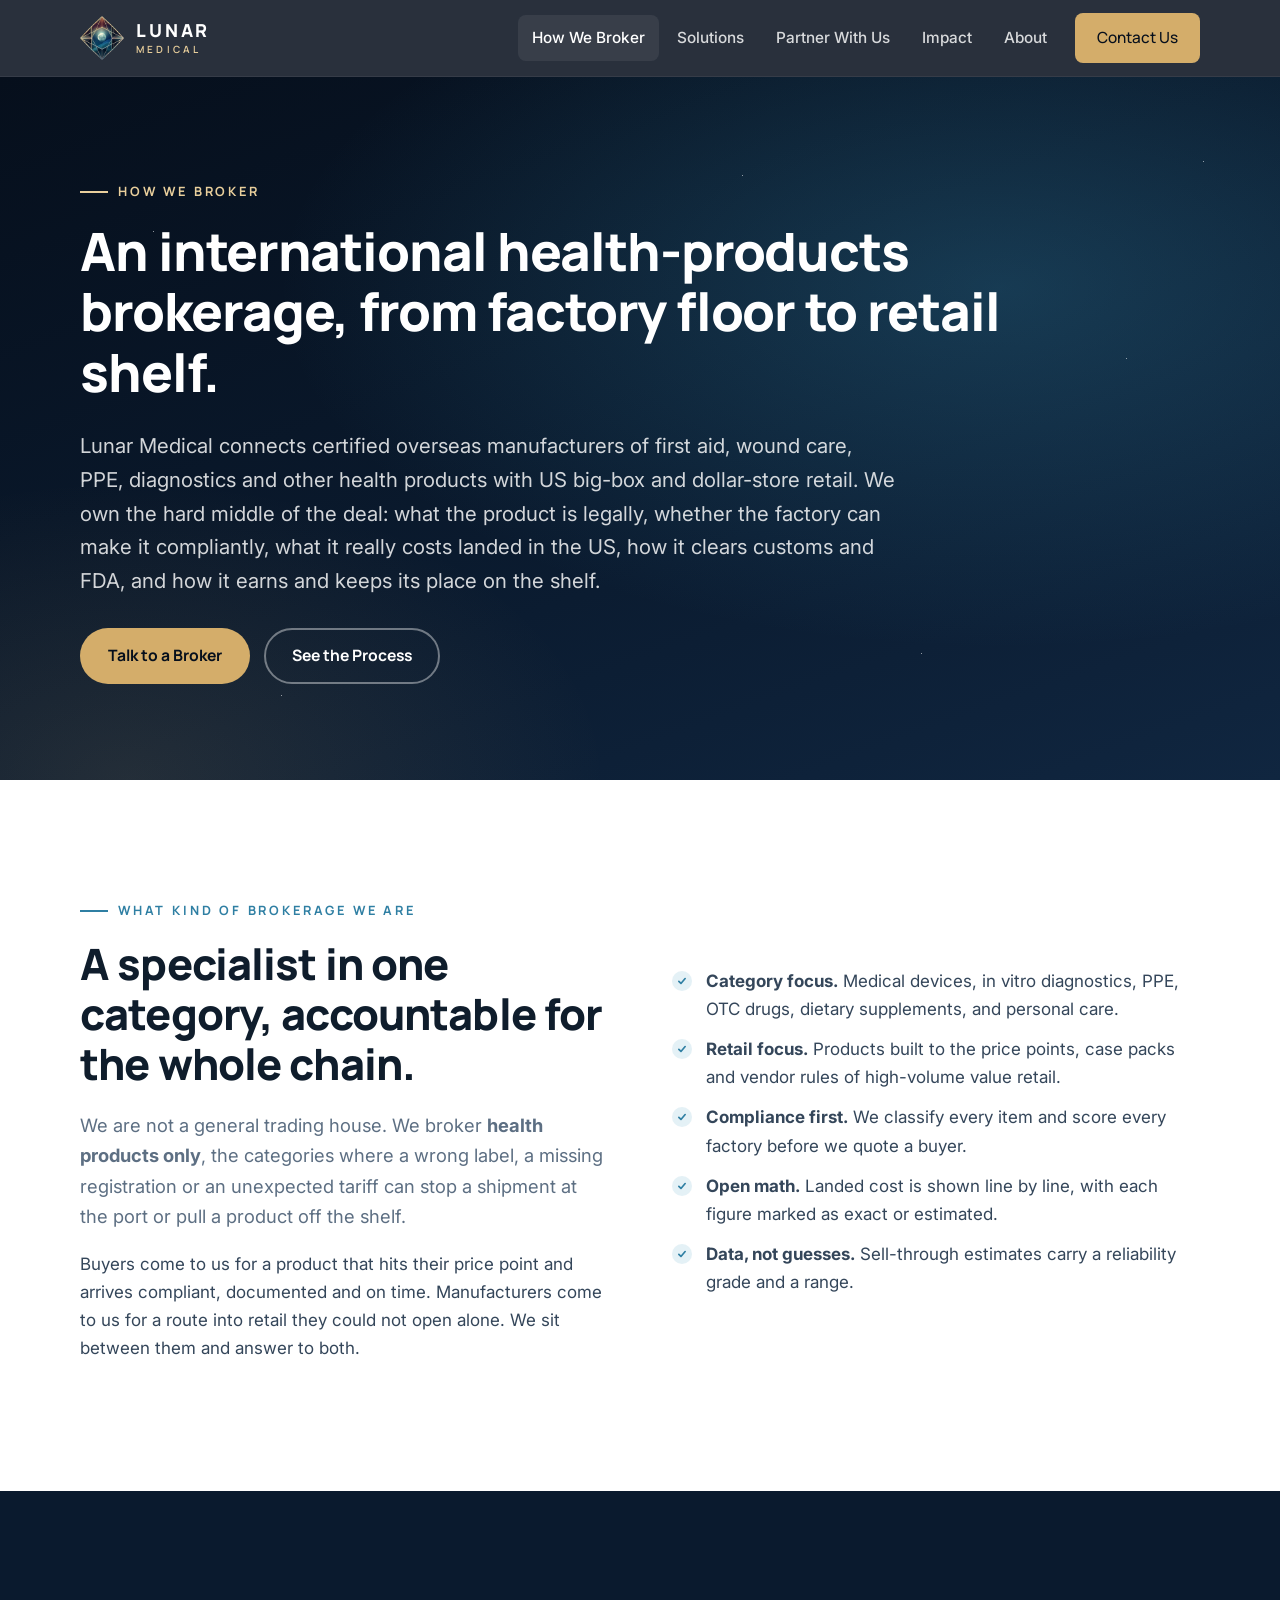
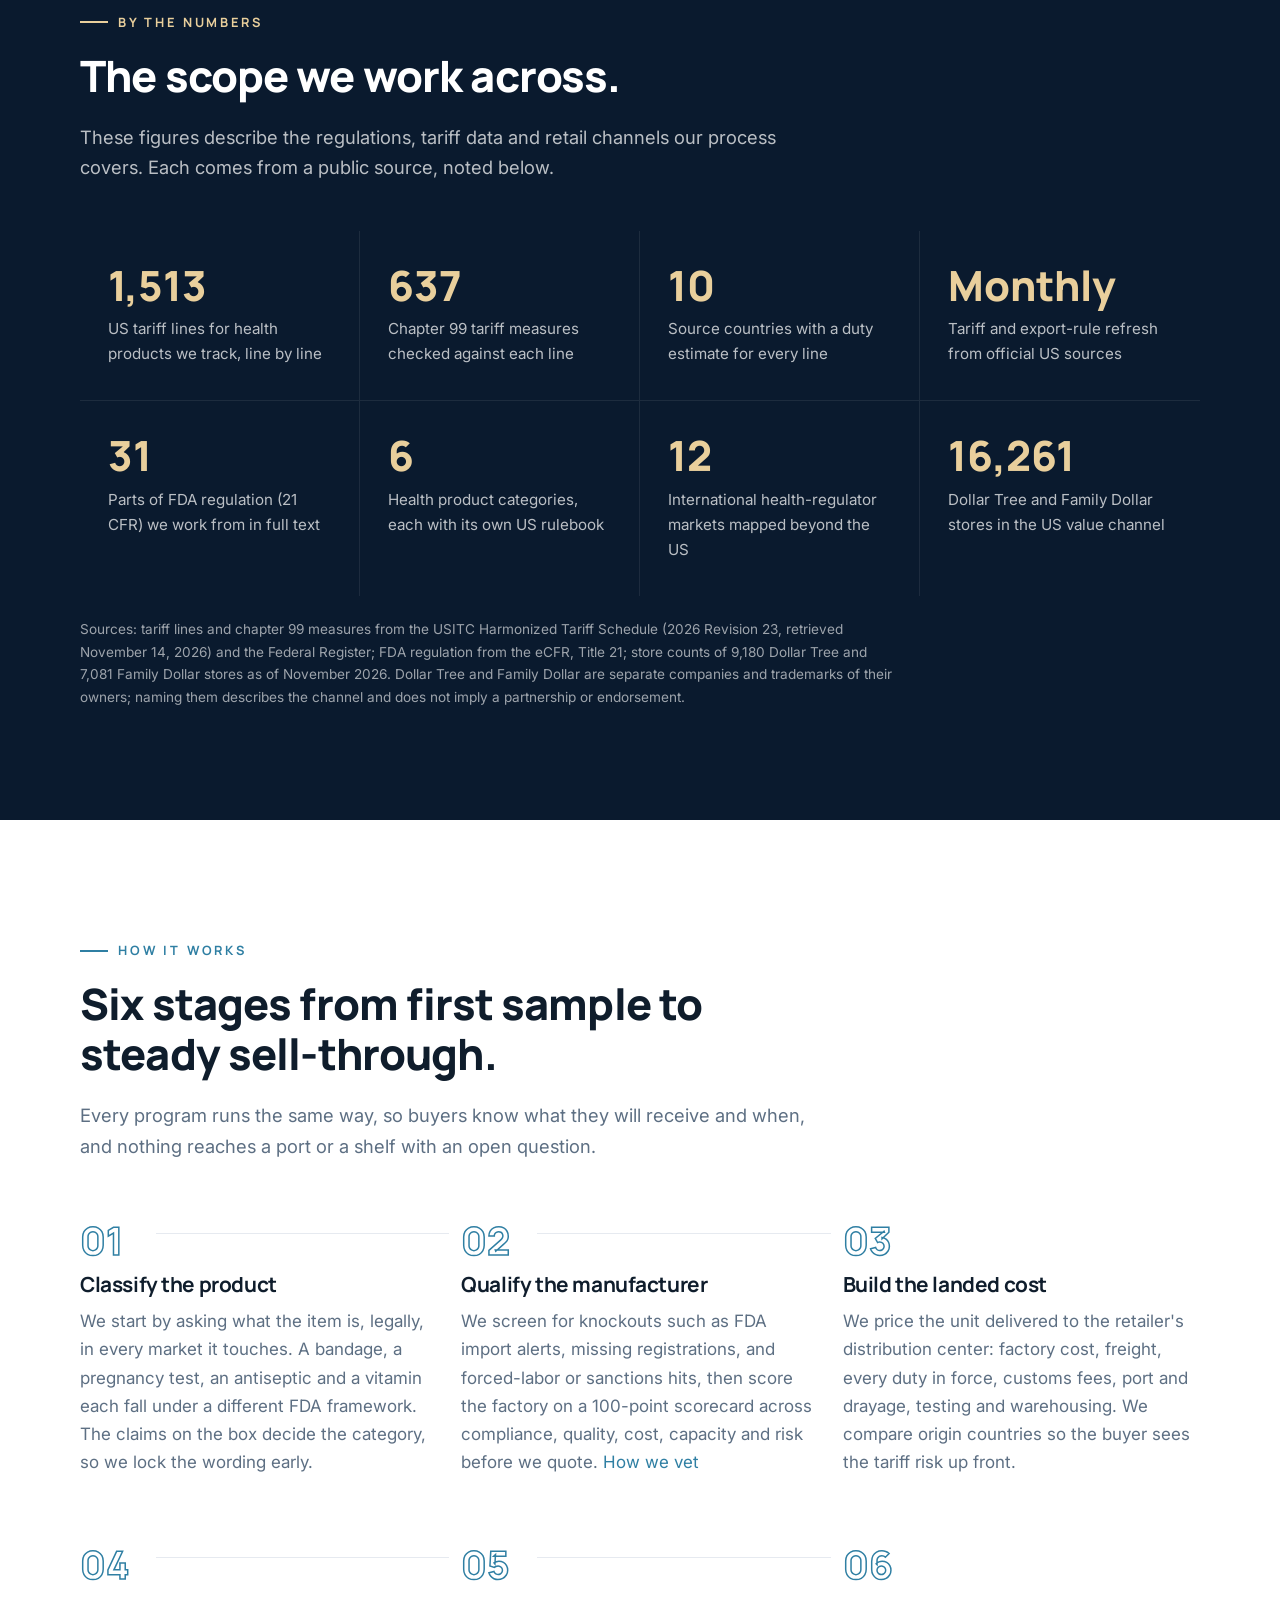
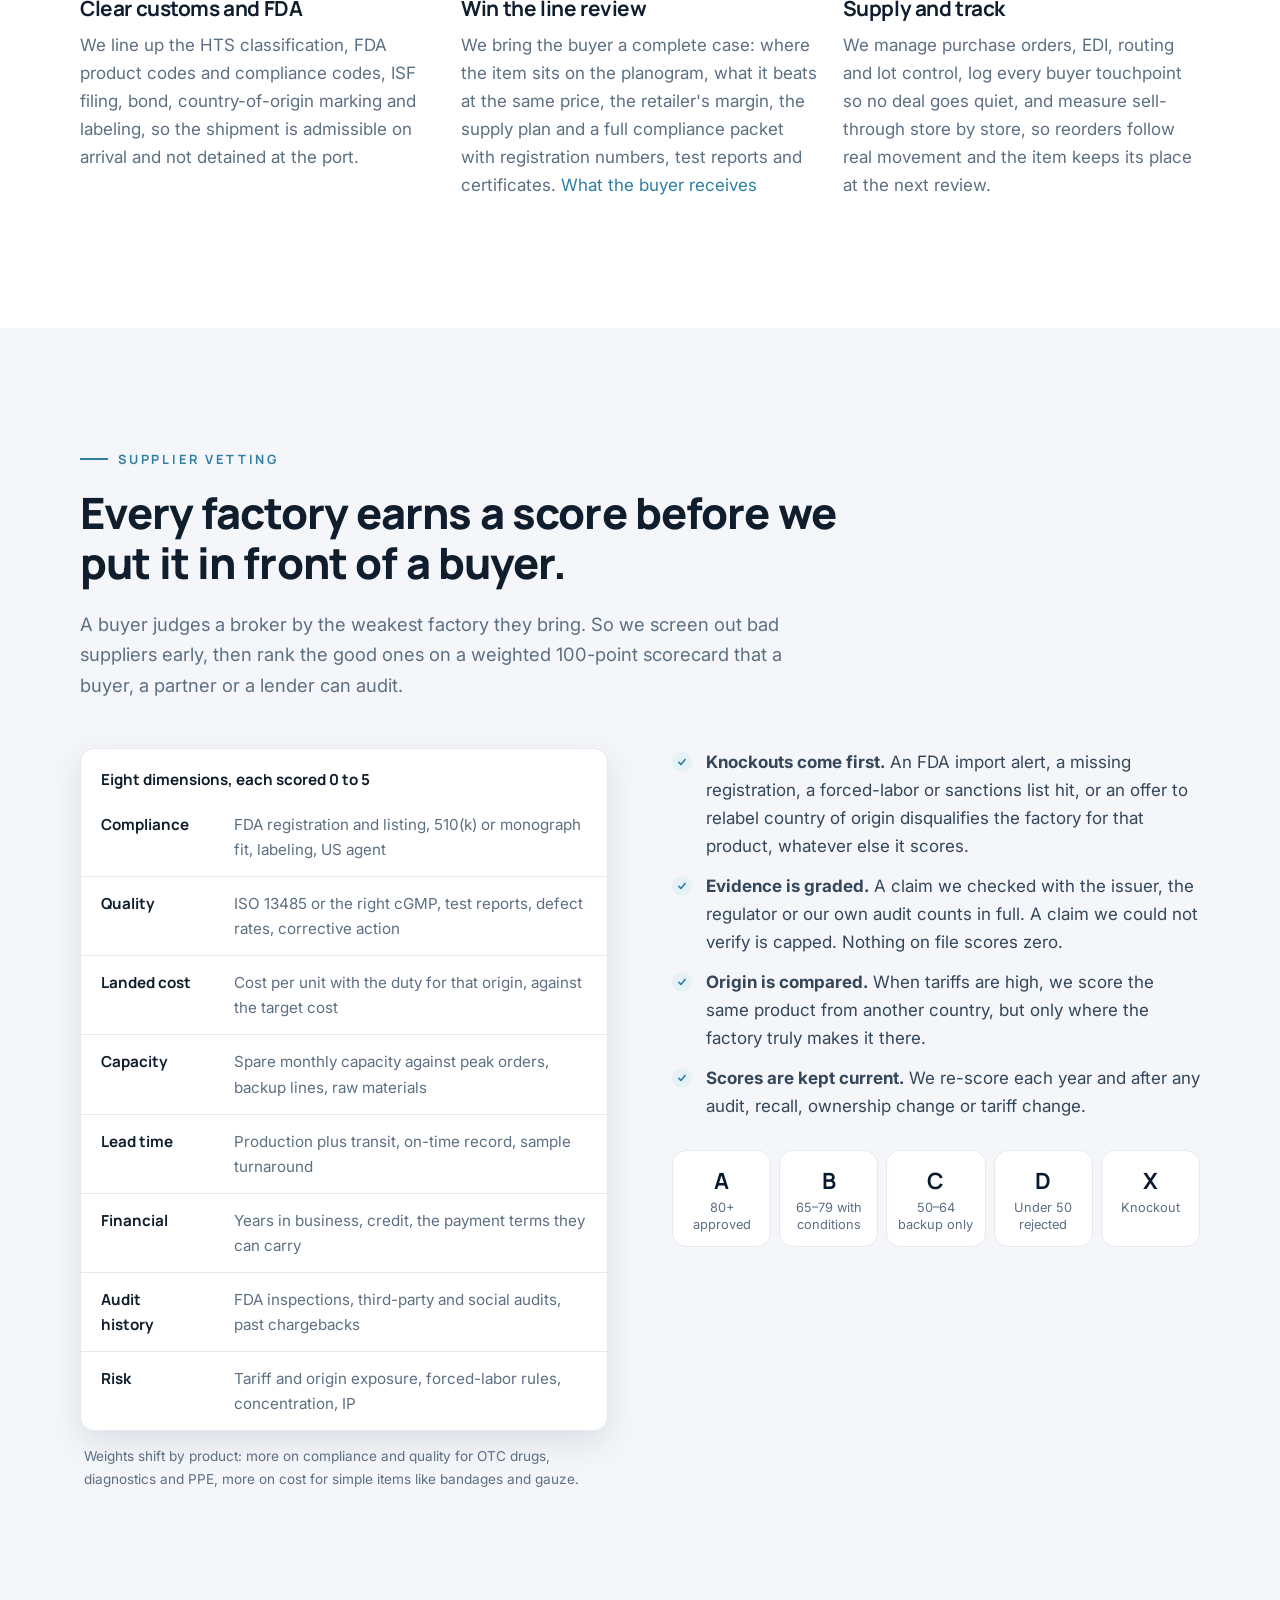
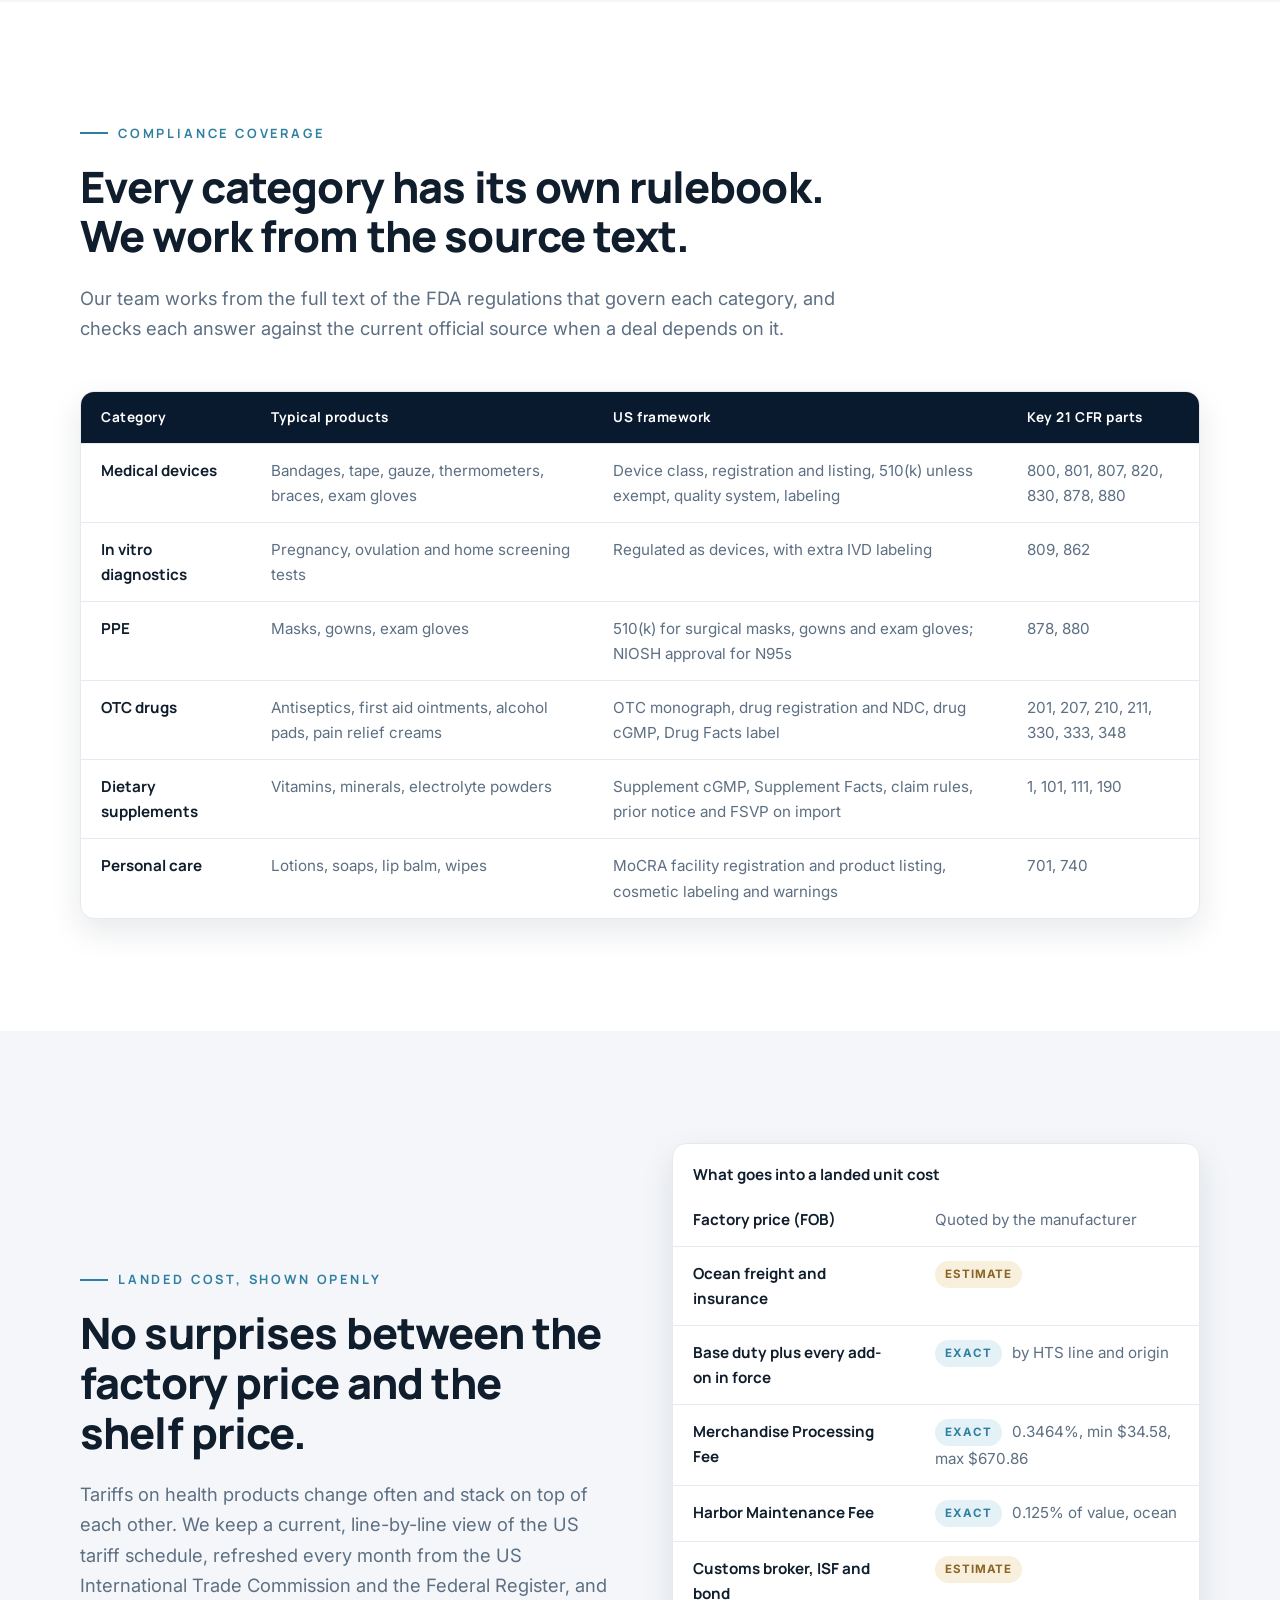
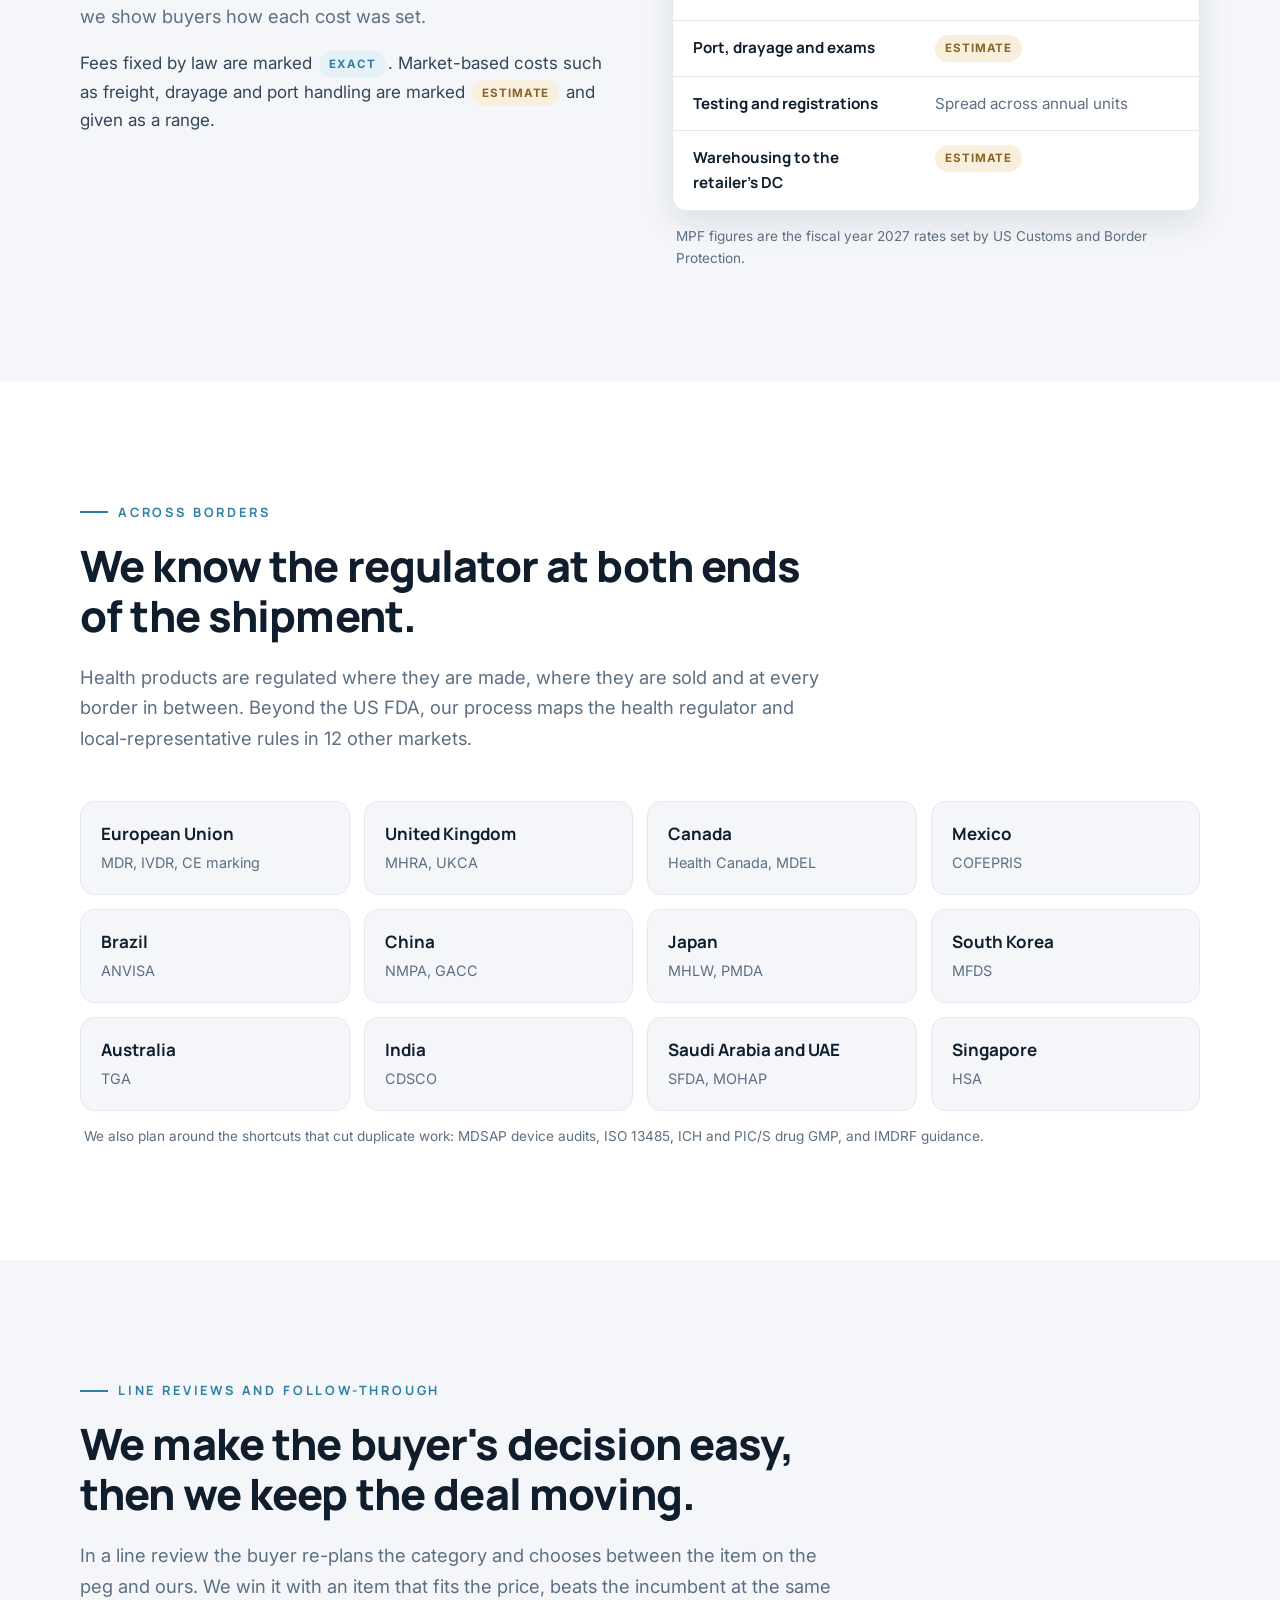
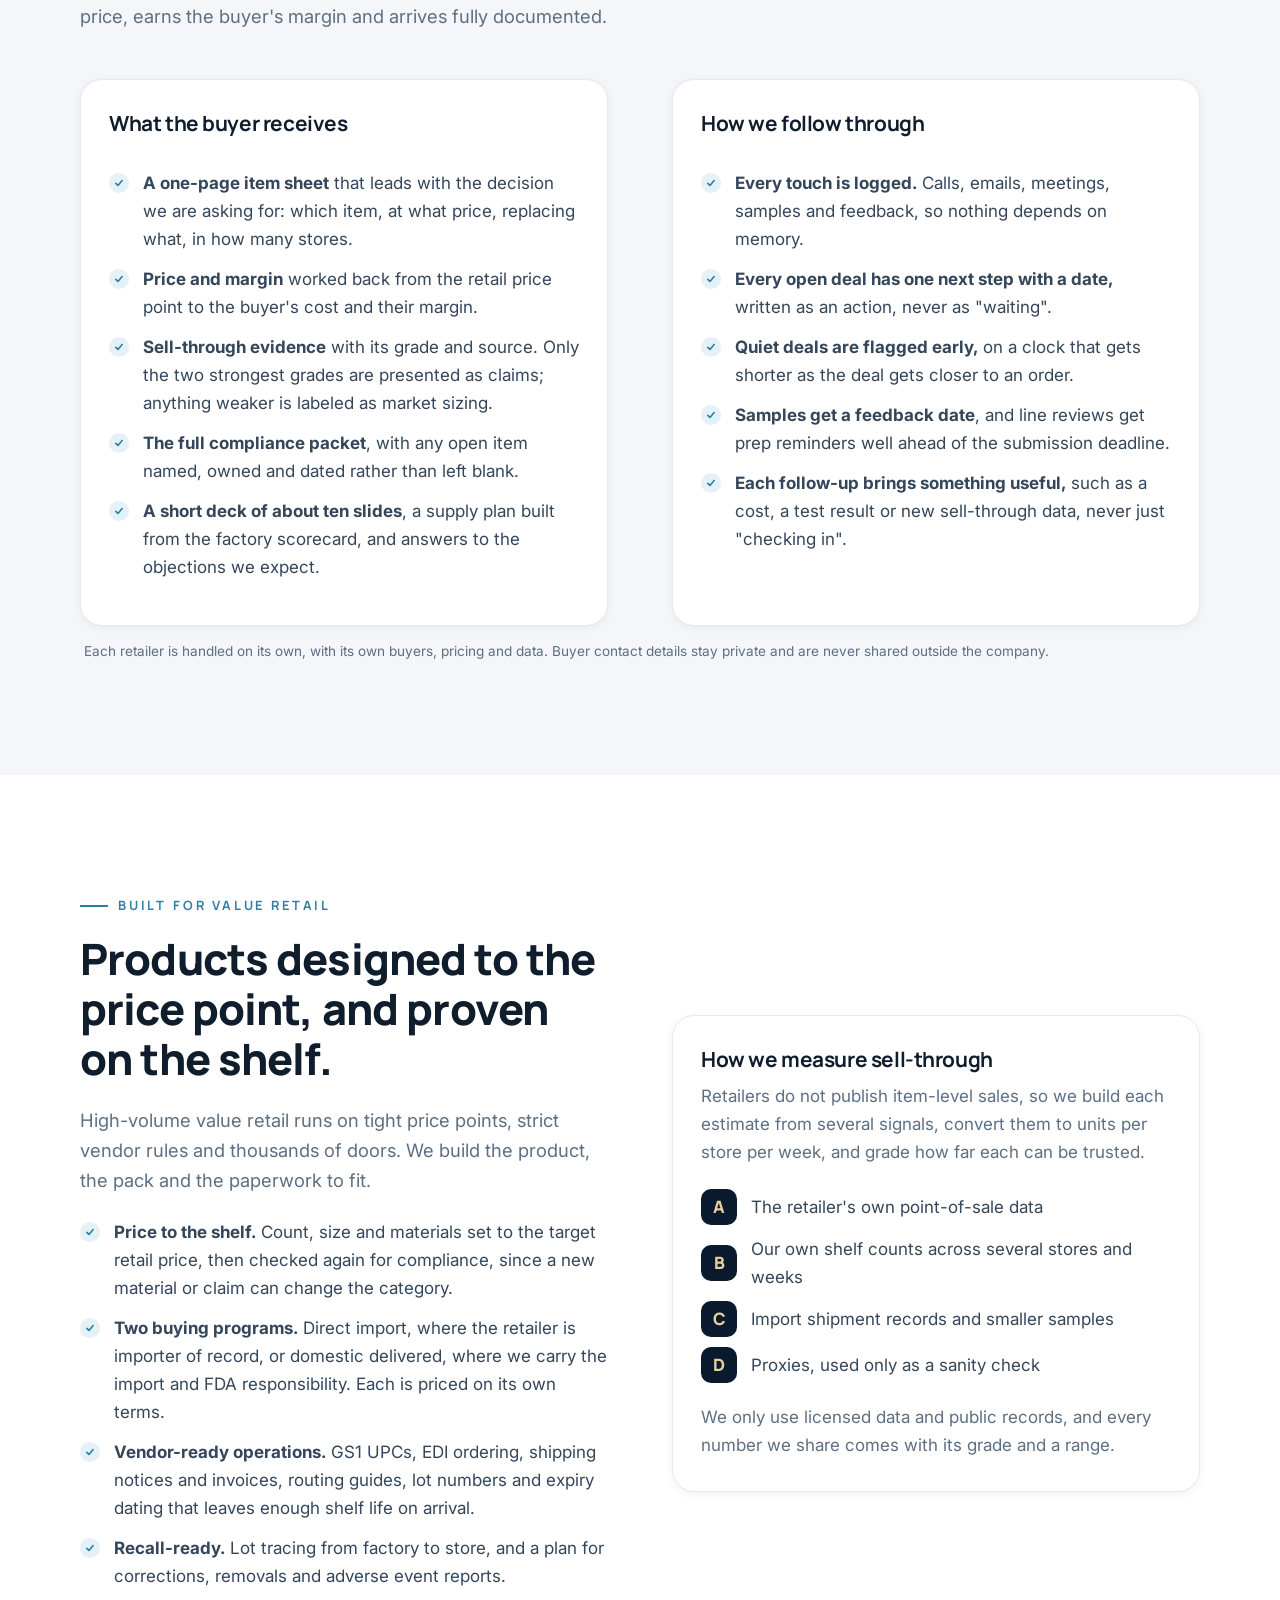
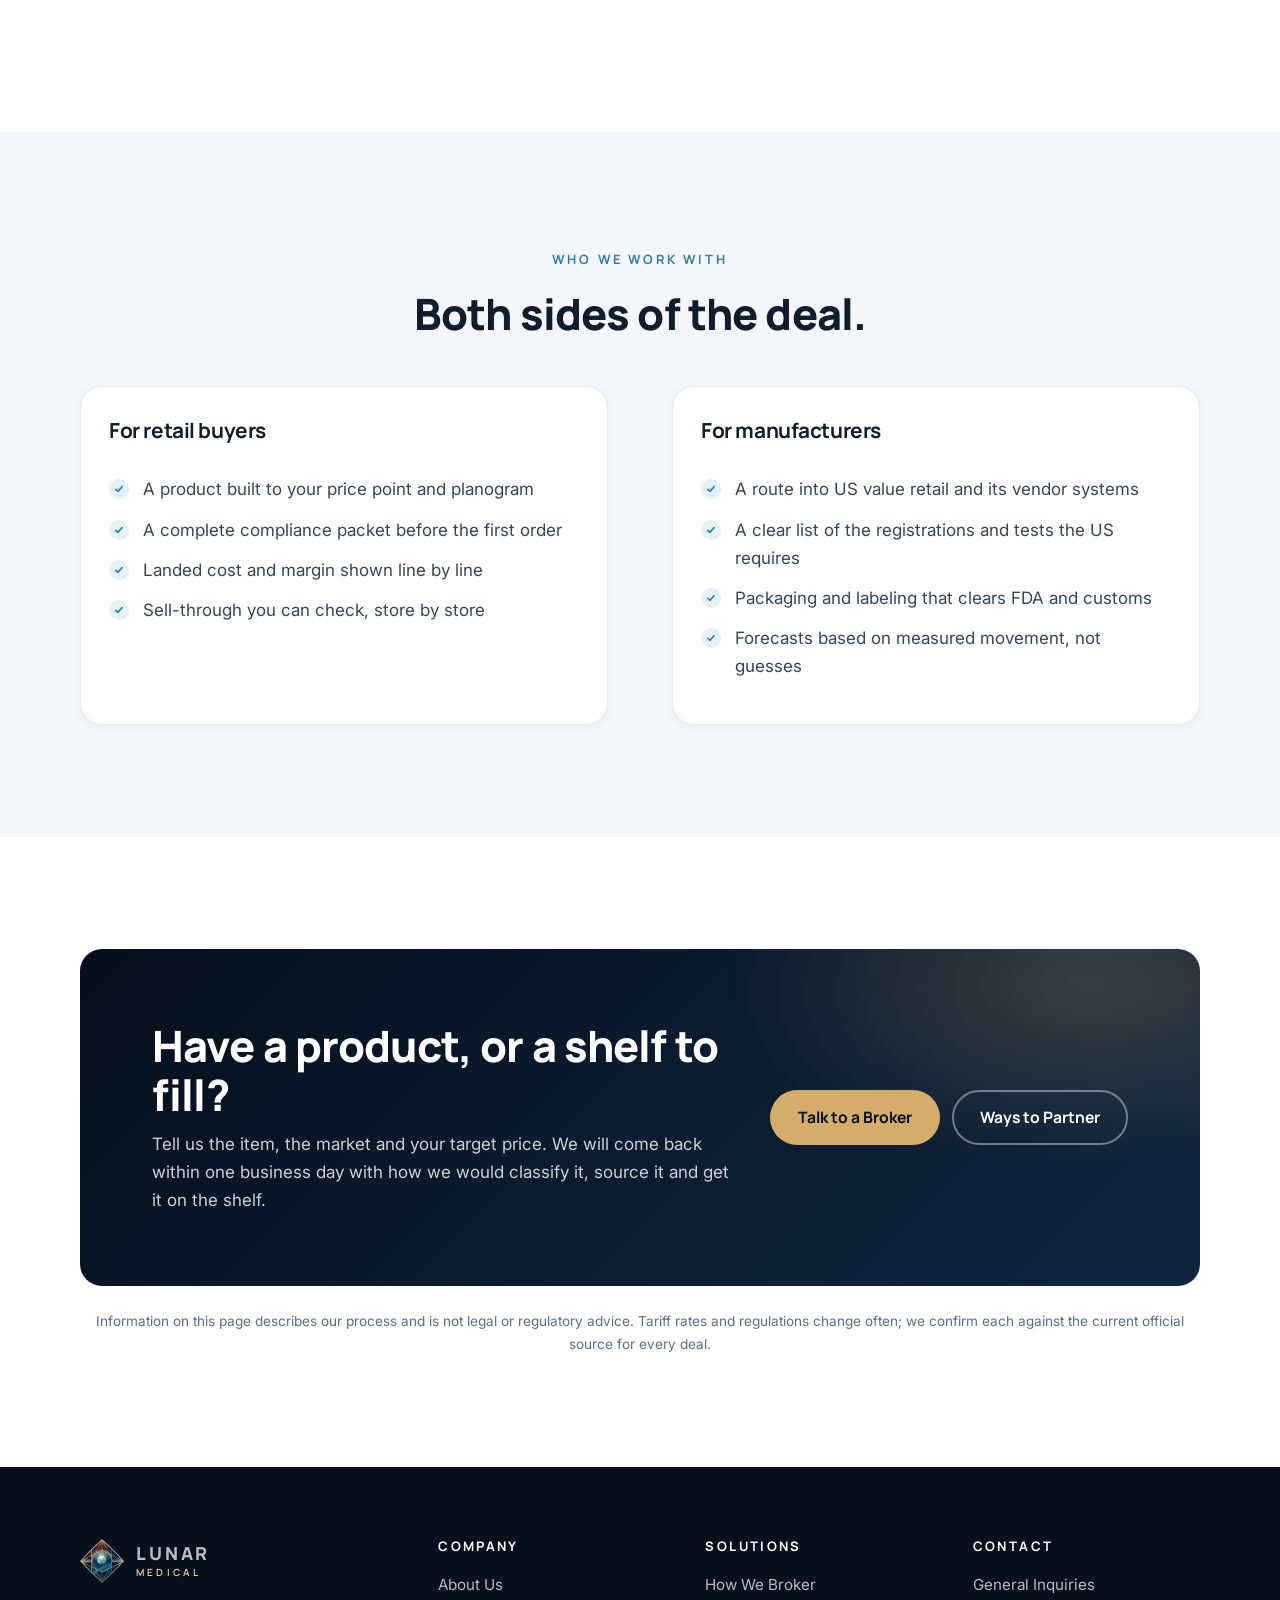
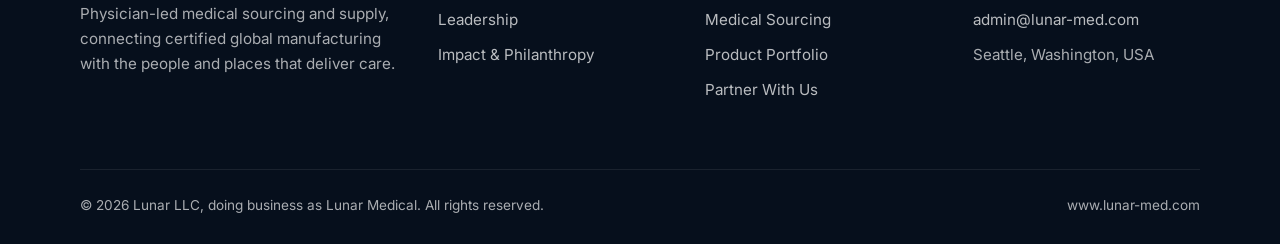
<file: brokerage.html>
<!doctype html>
<html lang="en">
<head>
  <meta charset="utf-8">
  <meta name="viewport" content="width=device-width, initial-scale=1">
  <title>How We Broker Health Products From China | Lunar Medical</title>
  <meta name="description" content="How Lunar Medical brokers health products: classification, factory qualification, landed cost and tariffs, customs and FDA clearance, and US retail placement.">
  <link rel="canonical" href="https://www.lunar-med.com/brokerage.html">
  <meta name="theme-color" content="#0a1a2e">
  <meta property="og:type" content="website">
  <meta property="og:site_name" content="Lunar Medical">
  <meta property="og:title" content="How We Broker Health Products From China | Lunar Medical">
  <meta property="og:description" content="How Lunar Medical brokers health products: classification, factory qualification, landed cost and tariffs, customs and FDA clearance, and US retail placement.">
  <meta property="og:url" content="https://www.lunar-med.com/brokerage.html">
  <meta property="og:image" content="https://www.lunar-med.com/assets/img/og-image.jpg">
  <meta property="og:locale" content="en_US">
  <meta property="og:image:width" content="1200">
  <meta property="og:image:height" content="630">
  <meta property="og:image:alt" content="Lunar Medical">
  <meta name="twitter:card" content="summary_large_image">
  <link rel="icon" type="image/png" sizes="32x32" href="assets/img/favicon-32.png">
  <link rel="apple-touch-icon" href="assets/img/favicon-180.png">
  <link rel="preconnect" href="https://fonts.googleapis.com">
  <link rel="preconnect" href="https://fonts.gstatic.com" crossorigin>
  <link href="https://fonts.googleapis.com/css2?family=Inter:wght@400;500;600;700&family=Manrope:wght@600;700;800&display=swap" rel="stylesheet">
  <link rel="stylesheet" href="assets/css/styles.css">
  <script type="application/ld+json">
  {
    "@context": "https://schema.org",
    "@type": "BreadcrumbList",
    "itemListElement": [
      {
        "@type": "ListItem",
        "position": 1,
        "name": "Home",
        "item": "https://www.lunar-med.com/"
      },
      {
        "@type": "ListItem",
        "position": 2,
        "name": "How We Broker",
        "item": "https://www.lunar-med.com/brokerage.html"
      }
    ]
  }
  </script>
</head>
<body>
  <a class="skip-link" href="#main">Skip to content</a>
  <header class="site-header">
    <div class="container nav">
      <a class="brand" href="/" aria-label="Lunar Medical home">
        <img src="assets/img/logo-mark-128.png" alt="" width="44" height="44">
        <span class="brand-name">Lunar<small>Medical</small></span>
      </a>
      <button class="nav-toggle" aria-label="Open menu" aria-expanded="false" aria-controls="nav-links"><span></span></button>
      <nav aria-label="Main">
        <ul class="nav-links" id="nav-links">
          <li><a href="brokerage.html" aria-current="page">How We Broker</a></li>
          <li><a href="solutions.html">Solutions</a></li>
          <li><a href="partners.html">Partner With Us</a></li>
          <li><a href="impact.html">Impact</a></li>
          <li><a href="about.html">About</a></li>
          <li><a class="btn btn-gold" href="contact.html">Contact Us</a></li>
        </ul>
      </nav>
    </div>
  </header>

  <main id="main">
    <section class="hero page-hero" style="padding:0">
      <div class="container hero-grid">
        <div>
          <span class="eyebrow">How we broker</span>
          <h1>An international health-products brokerage, from factory floor to retail shelf.</h1>
          <p class="hero-lead">Lunar Medical connects certified overseas manufacturers of first aid, wound care, PPE, diagnostics and other health products with US big-box and dollar-store retail. We own the hard middle of the deal: what the product is legally, whether the factory can make it compliantly, what it really costs landed in the US, how it clears customs and FDA, and how it earns and keeps its place on the shelf.</p>
          <div class="hero-actions">
            <a class="btn btn-gold" href="contact.html?topic=quote">Talk to a Broker</a>
            <a class="btn btn-ghost" href="#process">See the Process</a>
          </div>
        </div>
      </div>
    </section>

    <section>
      <div class="container grid-2">
        <div class="reveal">
          <span class="eyebrow">What kind of brokerage we are</span>
          <h2>A specialist in one category, accountable for the whole chain.</h2>
          <p class="lead">We are not a general trading house. We broker <strong>health products only</strong>, the categories where a wrong label, a missing registration or an unexpected tariff can stop a shipment at the port or pull a product off the shelf.</p>
          <p>Buyers come to us for a product that hits their price point and arrives compliant, documented and on time. Manufacturers come to us for a route into retail they could not open alone. We sit between them and answer to both.</p>
        </div>
        <div class="reveal">
          <ul class="check-list">
            <li><strong>Category focus.</strong> Medical devices, in vitro diagnostics, PPE, OTC drugs, dietary supplements, and personal care.</li>
            <li><strong>Retail focus.</strong> Products built to the price points, case packs and vendor rules of high-volume value retail.</li>
            <li><strong>Compliance first.</strong> We classify every item and score every factory before we quote a buyer.</li>
            <li><strong>Open math.</strong> Landed cost is shown line by line, with each figure marked as exact or estimated.</li>
            <li><strong>Data, not guesses.</strong> Sell-through estimates carry a reliability grade and a range.</li>
          </ul>
        </div>
      </div>
    </section>

    <section class="section-dark" id="numbers">
      <div class="container">
        <div class="section-head reveal">
          <span class="eyebrow">By the numbers</span>
          <h2>The scope we work across.</h2>
          <p class="lead">These figures describe the regulations, tariff data and retail channels our process covers. Each comes from a public source, noted below.</p>
        </div>
        <div class="stats stats-wide reveal">
          <div class="stat"><div class="stat-value">1,513</div><div class="stat-label">US tariff lines for health products we track, line by line</div></div>
          <div class="stat"><div class="stat-value">637</div><div class="stat-label">Chapter 99 tariff measures checked against each line</div></div>
          <div class="stat"><div class="stat-value">10</div><div class="stat-label">Source countries with a duty estimate for every line</div></div>
          <div class="stat"><div class="stat-value">Monthly</div><div class="stat-label">Tariff and export-rule refresh from official US sources</div></div>
          <div class="stat"><div class="stat-value">31</div><div class="stat-label">Parts of FDA regulation (21 CFR) we work from in full text</div></div>
          <div class="stat"><div class="stat-value">6</div><div class="stat-label">Health product categories, each with its own US rulebook</div></div>
          <div class="stat"><div class="stat-value">12</div><div class="stat-label">International health-regulator markets mapped beyond the US</div></div>
          <div class="stat"><div class="stat-value">16,261</div><div class="stat-label">Dollar Tree and Family Dollar stores in the US value channel</div></div>
        </div>
        <p class="stat-note reveal">Sources: tariff lines and chapter 99 measures from the USITC Harmonized Tariff Schedule (2026 Revision 23, retrieved November 14, 2026) and the Federal Register; FDA regulation from the eCFR, Title 21; store counts of 9,180 Dollar Tree and 7,081 Family Dollar stores as of November 2026. Dollar Tree and Family Dollar are separate companies and trademarks of their owners; naming them describes the channel and does not imply a partnership or endorsement.</p>
        <!--
          TODO (Lunar Medical to confirm before adding): company performance figures such as
          retail doors served, SKUs placed, units shipped, containers cleared, years in business,
          or active manufacturing partners. Do not publish until each figure is verified.
          <div class="stat"><div class="stat-value">[#]</div><div class="stat-label">[Company figure]</div></div>
        -->
      </div>
    </section>

    <section id="process">
      <div class="container">
        <div class="section-head reveal">
          <span class="eyebrow">How it works</span>
          <h2>Six stages from first sample to steady sell-through.</h2>
          <p class="lead">Every program runs the same way, so buyers know what they will receive and when, and nothing reaches a port or a shelf with an open question.</p>
        </div>
        <div class="steps steps-6">
          <div class="step reveal">
            <h3>Classify the product</h3>
            <p>We start by asking what the item is, legally, in every market it touches. A bandage, a pregnancy test, an antiseptic and a vitamin each fall under a different FDA framework. The claims on the box decide the category, so we lock the wording early.</p>
          </div>
          <div class="step reveal">
            <h3>Qualify the manufacturer</h3>
            <p>We screen for knockouts such as FDA import alerts, missing registrations, and forced-labor or sanctions hits, then score the factory on a 100-point scorecard across compliance, quality, cost, capacity and risk before we quote. <a href="#vetting">How we vet</a></p>
          </div>
          <div class="step reveal">
            <h3>Build the landed cost</h3>
            <p>We price the unit delivered to the retailer's distribution center: factory cost, freight, every duty in force, customs fees, port and drayage, testing and warehousing. We compare origin countries so the buyer sees the tariff risk up front.</p>
          </div>
          <div class="step reveal">
            <h3>Clear customs and FDA</h3>
            <p>We line up the HTS classification, FDA product codes and compliance codes, ISF filing, bond, country-of-origin marking and labeling, so the shipment is admissible on arrival and not detained at the port.</p>
          </div>
          <div class="step reveal">
            <h3>Win the line review</h3>
            <p>We bring the buyer a complete case: where the item sits on the planogram, what it beats at the same price, the retailer's margin, the supply plan and a full compliance packet with registration numbers, test reports and certificates. <a href="#line-review">What the buyer receives</a></p>
          </div>
          <div class="step reveal">
            <h3>Supply and track</h3>
            <p>We manage purchase orders, EDI, routing and lot control, log every buyer touchpoint so no deal goes quiet, and measure sell-through store by store, so reorders follow real movement and the item keeps its place at the next review.</p>
          </div>
        </div>
      </div>
    </section>

    <section class="section-tint" id="vetting">
      <div class="container">
        <div class="section-head reveal">
          <span class="eyebrow">Supplier vetting</span>
          <h2>Every factory earns a score before we put it in front of a buyer.</h2>
          <p class="lead">A buyer judges a broker by the weakest factory they bring. So we screen out bad suppliers early, then rank the good ones on a weighted 100-point scorecard that a buyer, a partner or a lender can audit.</p>
        </div>
        <div class="grid-2 align-start">
          <div class="reveal">
            <div class="table-wrap">
              <table class="data-table">
                <caption>Eight dimensions, each scored 0 to 5</caption>
                <tbody>
                  <tr><th scope="row">Compliance</th><td>FDA registration and listing, 510(k) or monograph fit, labeling, US agent</td></tr>
                  <tr><th scope="row">Quality</th><td>ISO 13485 or the right cGMP, test reports, defect rates, corrective action</td></tr>
                  <tr><th scope="row">Landed cost</th><td>Cost per unit with the duty for that origin, against the target cost</td></tr>
                  <tr><th scope="row">Capacity</th><td>Spare monthly capacity against peak orders, backup lines, raw materials</td></tr>
                  <tr><th scope="row">Lead time</th><td>Production plus transit, on-time record, sample turnaround</td></tr>
                  <tr><th scope="row">Financial</th><td>Years in business, credit, the payment terms they can carry</td></tr>
                  <tr><th scope="row">Audit history</th><td>FDA inspections, third-party and social audits, past chargebacks</td></tr>
                  <tr><th scope="row">Risk</th><td>Tariff and origin exposure, forced-labor rules, concentration, IP</td></tr>
                </tbody>
              </table>
            </div>
            <p class="table-note">Weights shift by product: more on compliance and quality for OTC drugs, diagnostics and PPE, more on cost for simple items like bandages and gauze.</p>
          </div>
          <div class="reveal">
            <ul class="check-list mt-0">
              <li><strong>Knockouts come first.</strong> An FDA import alert, a missing registration, a forced-labor or sanctions list hit, or an offer to relabel country of origin disqualifies the factory for that product, whatever else it scores.</li>
              <li><strong>Evidence is graded.</strong> A claim we checked with the issuer, the regulator or our own audit counts in full. A claim we could not verify is capped. Nothing on file scores zero.</li>
              <li><strong>Origin is compared.</strong> When tariffs are high, we score the same product from another country, but only where the factory truly makes it there.</li>
              <li><strong>Scores are kept current.</strong> We re-score each year and after any audit, recall, ownership change or tariff change.</li>
            </ul>
            <div class="grade-row">
              <div><b>A</b><span>80+ approved</span></div>
              <div><b>B</b><span>65&ndash;79 with conditions</span></div>
              <div><b>C</b><span>50&ndash;64 backup only</span></div>
              <div><b>D</b><span>Under 50 rejected</span></div>
              <div><b>X</b><span>Knockout</span></div>
            </div>
          </div>
        </div>
      </div>
    </section>

    <section id="compliance">
      <div class="container">
        <div class="section-head reveal">
          <span class="eyebrow">Compliance coverage</span>
          <h2>Every category has its own rulebook. We work from the source text.</h2>
          <p class="lead">Our team works from the full text of the FDA regulations that govern each category, and checks each answer against the current official source when a deal depends on it.</p>
        </div>
        <div class="table-wrap reveal">
          <table class="data-table">
            <thead>
              <tr><th scope="col">Category</th><th scope="col">Typical products</th><th scope="col">US framework</th><th scope="col">Key 21 CFR parts</th></tr>
            </thead>
            <tbody>
              <tr><th scope="row">Medical devices</th><td>Bandages, tape, gauze, thermometers, braces, exam gloves</td><td>Device class, registration and listing, 510(k) unless exempt, quality system, labeling</td><td>800, 801, 807, 820, 830, 878, 880</td></tr>
              <tr><th scope="row">In vitro diagnostics</th><td>Pregnancy, ovulation and home screening tests</td><td>Regulated as devices, with extra IVD labeling</td><td>809, 862</td></tr>
              <tr><th scope="row">PPE</th><td>Masks, gowns, exam gloves</td><td>510(k) for surgical masks, gowns and exam gloves; NIOSH approval for N95s</td><td>878, 880</td></tr>
              <tr><th scope="row">OTC drugs</th><td>Antiseptics, first aid ointments, alcohol pads, pain relief creams</td><td>OTC monograph, drug registration and NDC, drug cGMP, Drug Facts label</td><td>201, 207, 210, 211, 330, 333, 348</td></tr>
              <tr><th scope="row">Dietary supplements</th><td>Vitamins, minerals, electrolyte powders</td><td>Supplement cGMP, Supplement Facts, claim rules, prior notice and FSVP on import</td><td>1, 101, 111, 190</td></tr>
              <tr><th scope="row">Personal care</th><td>Lotions, soaps, lip balm, wipes</td><td>MoCRA facility registration and product listing, cosmetic labeling and warnings</td><td>701, 740</td></tr>
            </tbody>
          </table>
        </div>
      </div>
    </section>

    <section class="section-tint" id="landed-cost">
      <div class="container grid-2">
        <div class="reveal">
          <span class="eyebrow">Landed cost, shown openly</span>
          <h2>No surprises between the factory price and the shelf price.</h2>
          <p class="lead">Tariffs on health products change often and stack on top of each other. We keep a current, line-by-line view of the US tariff schedule, refreshed every month from the US International Trade Commission and the Federal Register, and we show buyers how each cost was set.</p>
          <p>Fees fixed by law are marked <span class="tag">Exact</span>. Market-based costs such as freight, drayage and port handling are marked <span class="tag tag-gold">Estimate</span> and given as a range.</p>
        </div>
        <div class="reveal">
        <div class="table-wrap">
          <table class="data-table cost-table">
            <caption>What goes into a landed unit cost</caption>
            <tbody>
              <tr><th scope="row">Factory price (FOB)</th><td>Quoted by the manufacturer</td></tr>
              <tr><th scope="row">Ocean freight and insurance</th><td><span class="tag tag-gold">Estimate</span></td></tr>
              <tr><th scope="row">Base duty plus every add-on in force</th><td><span class="tag">Exact</span> by HTS line and origin</td></tr>
              <tr><th scope="row">Merchandise Processing Fee</th><td><span class="tag">Exact</span> 0.3464%, min $34.58, max $670.86</td></tr>
              <tr><th scope="row">Harbor Maintenance Fee</th><td><span class="tag">Exact</span> 0.125% of value, ocean</td></tr>
              <tr><th scope="row">Customs broker, ISF and bond</th><td><span class="tag tag-gold">Estimate</span></td></tr>
              <tr><th scope="row">Port, drayage and exams</th><td><span class="tag tag-gold">Estimate</span></td></tr>
              <tr><th scope="row">Testing and registrations</th><td>Spread across annual units</td></tr>
              <tr><th scope="row">Warehousing to the retailer's DC</th><td><span class="tag tag-gold">Estimate</span></td></tr>
            </tbody>
          </table>
        </div>
          <p class="table-note">MPF figures are the fiscal year 2027 rates set by US Customs and Border Protection.</p>
        </div>
      </div>
    </section>

    <section id="global">
      <div class="container">
        <div class="section-head reveal">
          <span class="eyebrow">Across borders</span>
          <h2>We know the regulator at both ends of the shipment.</h2>
          <p class="lead">Health products are regulated where they are made, where they are sold and at every border in between. Beyond the US FDA, our process maps the health regulator and local-representative rules in 12 other markets.</p>
        </div>
        <div class="reg-grid reveal">
          <div><strong>European Union</strong><span>MDR, IVDR, CE marking</span></div>
          <div><strong>United Kingdom</strong><span>MHRA, UKCA</span></div>
          <div><strong>Canada</strong><span>Health Canada, MDEL</span></div>
          <div><strong>Mexico</strong><span>COFEPRIS</span></div>
          <div><strong>Brazil</strong><span>ANVISA</span></div>
          <div><strong>China</strong><span>NMPA, GACC</span></div>
          <div><strong>Japan</strong><span>MHLW, PMDA</span></div>
          <div><strong>South Korea</strong><span>MFDS</span></div>
          <div><strong>Australia</strong><span>TGA</span></div>
          <div><strong>India</strong><span>CDSCO</span></div>
          <div><strong>Saudi Arabia and UAE</strong><span>SFDA, MOHAP</span></div>
          <div><strong>Singapore</strong><span>HSA</span></div>
        </div>
        <p class="table-note reveal">We also plan around the shortcuts that cut duplicate work: MDSAP device audits, ISO 13485, ICH and PIC/S drug GMP, and IMDRF guidance.</p>
      </div>
    </section>

    <section class="section-tint" id="line-review">
      <div class="container">
        <div class="section-head reveal">
          <span class="eyebrow">Line reviews and follow-through</span>
          <h2>We make the buyer's decision easy, then we keep the deal moving.</h2>
          <p class="lead">In a line review the buyer re-plans the category and chooses between the item on the peg and ours. We win it with an item that fits the price, beats the incumbent at the same price, earns the buyer's margin and arrives fully documented.</p>
        </div>
        <div class="grid-2 align-start">
          <article class="card reveal">
            <h3>What the buyer receives</h3>
            <ul class="check-list mb-0">
              <li><strong>A one-page item sheet</strong> that leads with the decision we are asking for: which item, at what price, replacing what, in how many stores.</li>
              <li><strong>Price and margin</strong> worked back from the retail price point to the buyer's cost and their margin.</li>
              <li><strong>Sell-through evidence</strong> with its grade and source. Only the two strongest grades are presented as claims; anything weaker is labeled as market sizing.</li>
              <li><strong>The full compliance packet</strong>, with any open item named, owned and dated rather than left blank.</li>
              <li><strong>A short deck of about ten slides</strong>, a supply plan built from the factory scorecard, and answers to the objections we expect.</li>
            </ul>
          </article>
          <article class="card reveal">
            <h3>How we follow through</h3>
            <ul class="check-list mb-0">
              <li><strong>Every touch is logged.</strong> Calls, emails, meetings, samples and feedback, so nothing depends on memory.</li>
              <li><strong>Every open deal has one next step with a date,</strong> written as an action, never as "waiting".</li>
              <li><strong>Quiet deals are flagged early,</strong> on a clock that gets shorter as the deal gets closer to an order.</li>
              <li><strong>Samples get a feedback date</strong>, and line reviews get prep reminders well ahead of the submission deadline.</li>
              <li><strong>Each follow-up brings something useful,</strong> such as a cost, a test result or new sell-through data, never just "checking in".</li>
            </ul>
          </article>
        </div>
        <p class="table-note reveal">Each retailer is handled on its own, with its own buyers, pricing and data. Buyer contact details stay private and are never shared outside the company.</p>
      </div>
    </section>

    <section id="retail">
      <div class="container grid-2">
        <div class="reveal">
          <span class="eyebrow">Built for value retail</span>
          <h2>Products designed to the price point, and proven on the shelf.</h2>
          <p class="lead">High-volume value retail runs on tight price points, strict vendor rules and thousands of doors. We build the product, the pack and the paperwork to fit.</p>
          <ul class="check-list">
            <li><strong>Price to the shelf.</strong> Count, size and materials set to the target retail price, then checked again for compliance, since a new material or claim can change the category.</li>
            <li><strong>Two buying programs.</strong> Direct import, where the retailer is importer of record, or domestic delivered, where we carry the import and FDA responsibility. Each is priced on its own terms.</li>
            <li><strong>Vendor-ready operations.</strong> GS1 UPCs, EDI ordering, shipping notices and invoices, routing guides, lot numbers and expiry dating that leaves enough shelf life on arrival.</li>
            <li><strong>Recall-ready.</strong> Lot tracing from factory to store, and a plan for corrections, removals and adverse event reports.</li>
          </ul>
        </div>
        <div class="reveal">
          <div class="card grade-card">
            <h3>How we measure sell-through</h3>
            <p>Retailers do not publish item-level sales, so we build each estimate from several signals, convert them to units per store per week, and grade how far each can be trusted.</p>
            <dl class="grades">
              <div><dt>A</dt><dd>The retailer's own point-of-sale data</dd></div>
              <div><dt>B</dt><dd>Our own shelf counts across several stores and weeks</dd></div>
              <div><dt>C</dt><dd>Import shipment records and smaller samples</dd></div>
              <div><dt>D</dt><dd>Proxies, used only as a sanity check</dd></div>
            </dl>
            <p class="mb-0">We only use licensed data and public records, and every number we share comes with its grade and a range.</p>
          </div>
        </div>
      </div>
    </section>

    <section class="section-tint">
      <div class="container">
        <div class="section-head center reveal">
          <span class="eyebrow">Who we work with</span>
          <h2>Both sides of the deal.</h2>
        </div>
        <div class="grid-2 align-start">
          <article class="card reveal">
            <h3>For retail buyers</h3>
            <ul class="check-list mb-0">
              <li>A product built to your price point and planogram</li>
              <li>A complete compliance packet before the first order</li>
              <li>Landed cost and margin shown line by line</li>
              <li>Sell-through you can check, store by store</li>
            </ul>
          </article>
          <article class="card reveal">
            <h3>For manufacturers</h3>
            <ul class="check-list mb-0">
              <li>A route into US value retail and its vendor systems</li>
              <li>A clear list of the registrations and tests the US requires</li>
              <li>Packaging and labeling that clears FDA and customs</li>
              <li>Forecasts based on measured movement, not guesses</li>
            </ul>
          </article>
        </div>
      </div>
    </section>

    <section>
      <div class="container">
        <div class="cta reveal">
          <div>
            <h2>Have a product, or a shelf to fill?</h2>
            <p>Tell us the item, the market and your target price. We will come back within one business day with how we would classify it, source it and get it on the shelf.</p>
          </div>
          <div class="cta-actions">
            <a class="btn btn-gold" href="contact.html?topic=quote">Talk to a Broker</a>
            <a class="btn btn-ghost" href="partners.html">Ways to Partner</a>
          </div>
        </div>
        <p class="disclaimer">Information on this page describes our process and is not legal or regulatory advice. Tariff rates and regulations change often; we confirm each against the current official source for every deal.</p>
      </div>
    </section>
  </main>

  <footer class="site-footer">
    <div class="container">
      <div class="footer-grid">
        <div class="footer-brand">
          <a class="brand" href="/" aria-label="Lunar Medical home">
            <img src="assets/img/logo-mark-128.png" alt="" width="44" height="44">
            <span class="brand-name">Lunar<small>Medical</small></span>
          </a>
          <p>Physician-led medical sourcing and supply, connecting certified global manufacturing with the people and places that deliver care.</p>
        </div>
        <div>
          <h4>Company</h4>
          <ul>
            <li><a href="about.html">About Us</a></li>
            <li><a href="about.html#leadership">Leadership</a></li>
            <li><a href="impact.html">Impact &amp; Philanthropy</a></li>
          </ul>
        </div>
        <div>
          <h4>Solutions</h4>
          <ul>
            <li><a href="brokerage.html">How We Broker</a></li>
            <li><a href="solutions.html#sourcing">Medical Sourcing</a></li>
            <li><a href="solutions.html#products">Product Portfolio</a></li>
            <li><a href="partners.html">Partner With Us</a></li>
          </ul>
        </div>
        <div>
          <h4>Contact</h4>
          <ul>
            <li><a href="contact.html">General Inquiries</a></li>
            <li><a href="mailto:admin@lunar-med.com">admin@lunar-med.com</a></li>
            <li>Seattle, Washington, USA</li>
          </ul>
        </div>
      </div>
      <div class="footer-bottom">
        <span>&copy; <span data-year>2026</span> Lunar LLC, doing business as Lunar Medical. All rights reserved.</span>
        <span>www.lunar-med.com</span>
      </div>
    </div>
  </footer>

  <script src="assets/js/main.js" defer></script>
</body>
</html>
</file>
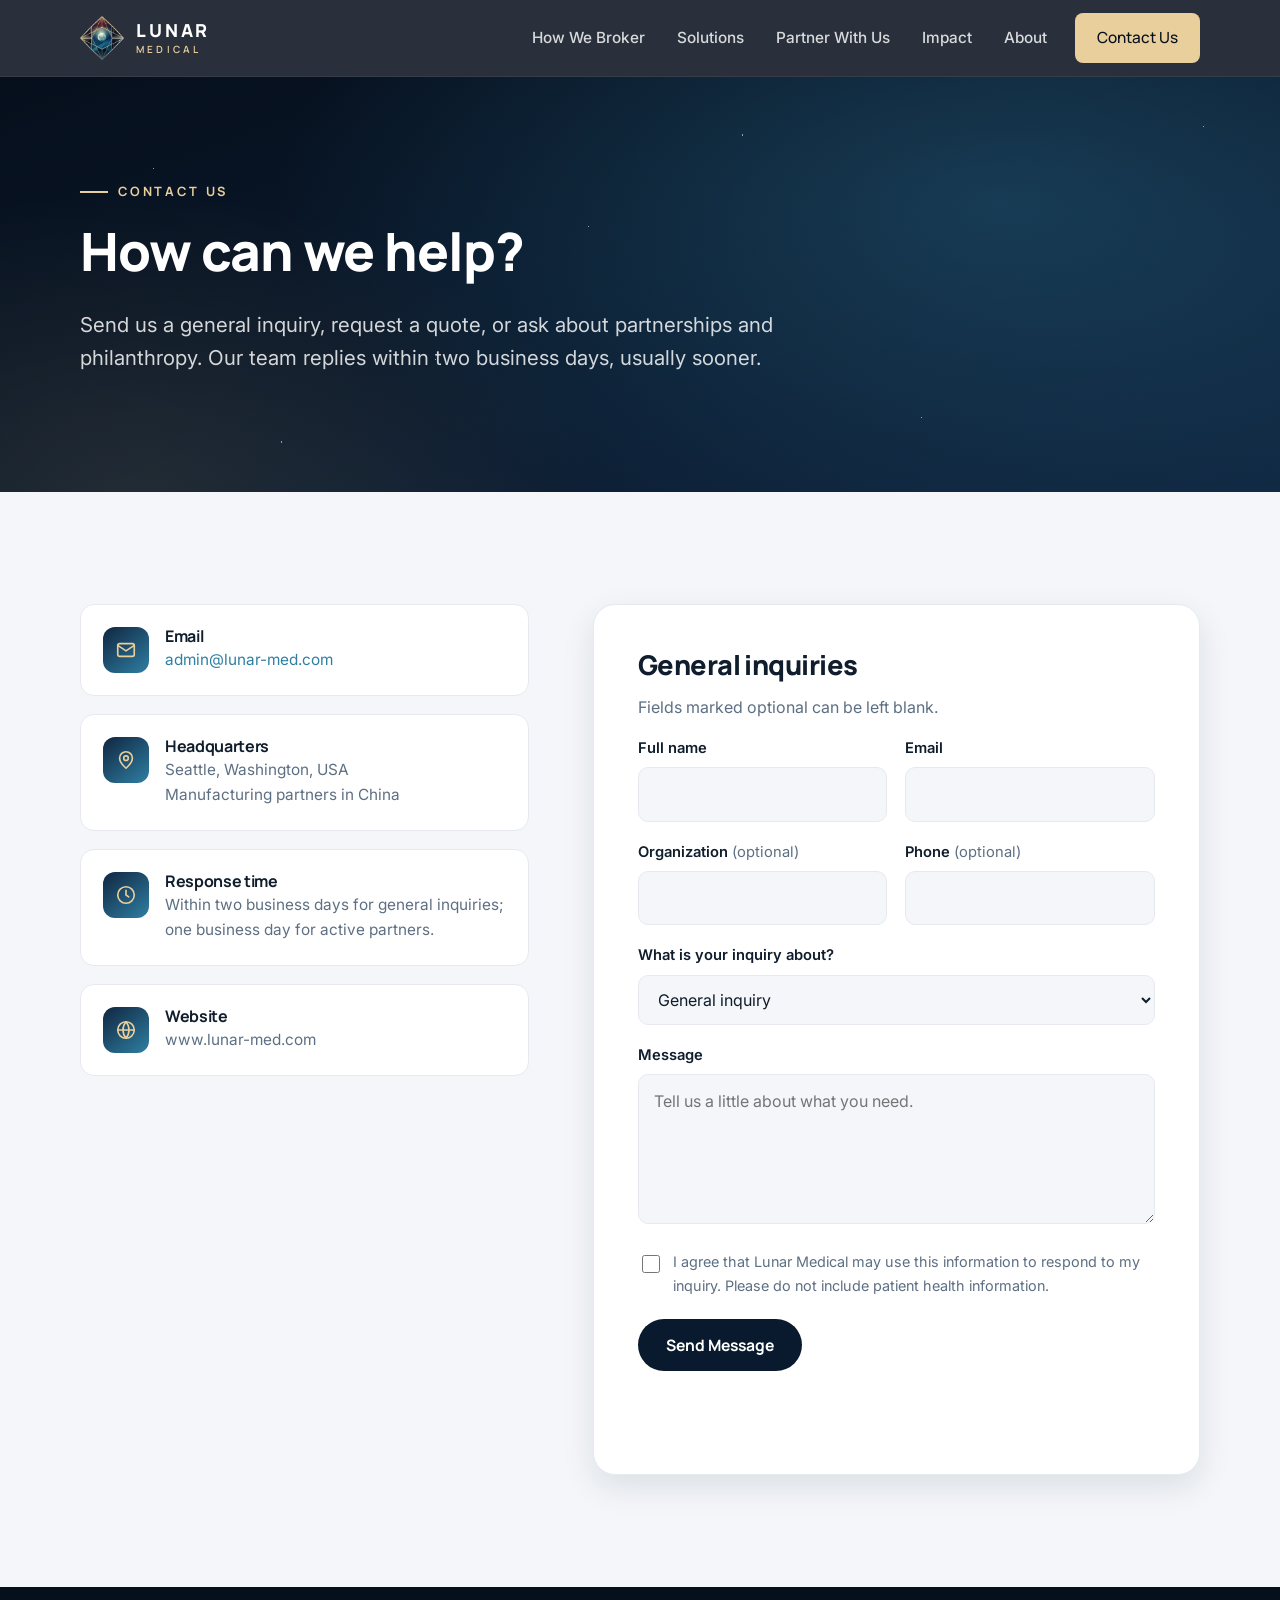
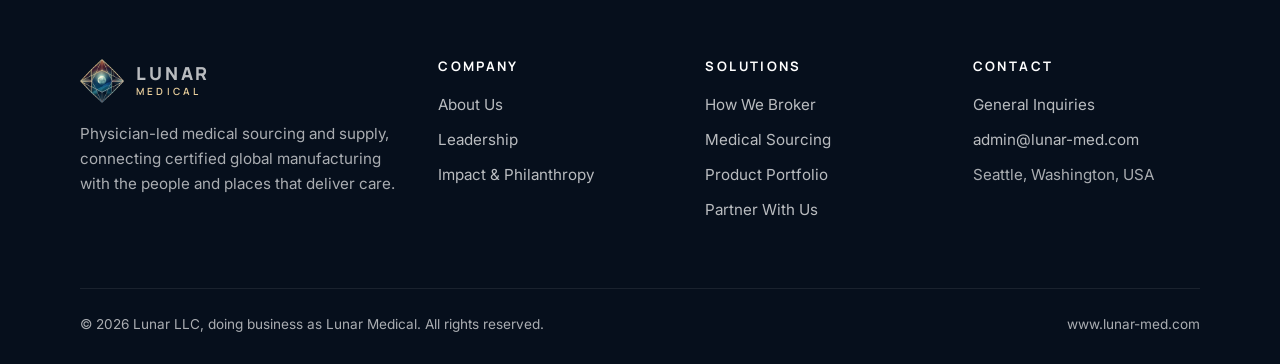
<file: contact.html>
<!doctype html>
<html lang="en">
<head>
  <meta charset="utf-8">
  <meta name="viewport" content="width=device-width, initial-scale=1">
  <title>Contact Lunar Medical | Medical Sourcing Quotes &amp; Samples</title>
  <meta name="description" content="Contact Lunar Medical for quotes and samples, distribution and manufacturing partnerships and health organization support. Replies within two business days.">
  <link rel="canonical" href="https://www.lunar-med.com/contact.html">
  <meta name="theme-color" content="#0a1a2e">
  <meta property="og:type" content="website">
  <meta property="og:site_name" content="Lunar Medical">
  <meta property="og:title" content="Contact Lunar Medical | Medical Sourcing Quotes &amp; Samples">
  <meta property="og:description" content="Contact Lunar Medical for quotes and samples, distribution and manufacturing partnerships and health organization support. Replies within two business days.">
  <meta property="og:url" content="https://www.lunar-med.com/contact.html">
  <meta property="og:image" content="https://www.lunar-med.com/assets/img/og-image.jpg">
  <meta property="og:locale" content="en_US">
  <meta property="og:image:width" content="1200">
  <meta property="og:image:height" content="630">
  <meta property="og:image:alt" content="Lunar Medical">
  <meta name="twitter:card" content="summary_large_image">
  <link rel="icon" type="image/png" sizes="32x32" href="assets/img/favicon-32.png">
  <link rel="apple-touch-icon" href="assets/img/favicon-180.png">
  <link rel="preconnect" href="https://fonts.googleapis.com">
  <link rel="preconnect" href="https://fonts.gstatic.com" crossorigin>
  <link href="https://fonts.googleapis.com/css2?family=Inter:wght@400;500;600;700&family=Manrope:wght@600;700;800&display=swap" rel="stylesheet">
  <link rel="stylesheet" href="assets/css/styles.css">
  <script type="application/ld+json">
  {
    "@context": "https://schema.org",
    "@type": "BreadcrumbList",
    "itemListElement": [
      {
        "@type": "ListItem",
        "position": 1,
        "name": "Home",
        "item": "https://www.lunar-med.com/"
      },
      {
        "@type": "ListItem",
        "position": 2,
        "name": "Contact Us",
        "item": "https://www.lunar-med.com/contact.html"
      }
    ]
  }
  </script>
</head>
<body>
  <a class="skip-link" href="#main">Skip to content</a>
  <header class="site-header">
    <div class="container nav">
      <a class="brand" href="/" aria-label="Lunar Medical home">
        <img src="assets/img/logo-mark-128.png" alt="" width="44" height="44">
        <span class="brand-name">Lunar<small>Medical</small></span>
      </a>
      <button class="nav-toggle" aria-label="Open menu" aria-expanded="false" aria-controls="nav-links"><span></span></button>
      <nav aria-label="Main">
        <ul class="nav-links" id="nav-links">
          <li><a href="brokerage.html">How We Broker</a></li>
          <li><a href="solutions.html">Solutions</a></li>
          <li><a href="partners.html">Partner With Us</a></li>
          <li><a href="impact.html">Impact</a></li>
          <li><a href="about.html">About</a></li>
          <li><a class="btn btn-gold" href="contact.html" aria-current="page">Contact Us</a></li>
        </ul>
      </nav>
    </div>
  </header>

  <main id="main">
    <section class="hero page-hero" style="padding:0">
      <div class="container hero-grid">
        <div>
          <span class="eyebrow">Contact us</span>
          <h1>How can we help?</h1>
          <p class="hero-lead">Send us a general inquiry, request a quote, or ask about partnerships and philanthropy. Our team replies within two business days, usually sooner.</p>
        </div>
      </div>
    </section>

    <section class="section-tint">
      <div class="container contact-grid">
        <div class="contact-info reveal">
          <div class="contact-line">
            <div class="card-icon"><svg viewBox="0 0 24 24" fill="none" stroke="currentColor" stroke-width="1.8" stroke-linecap="round" stroke-linejoin="round"><rect x="3" y="5" width="18" height="14" rx="2"/><path d="M3 7l9 6 9-6"/></svg></div>
            <div><h3>Email</h3><p><a href="mailto:admin@lunar-med.com">admin@lunar-med.com</a></p></div>
          </div>
          <div class="contact-line">
            <div class="card-icon"><svg viewBox="0 0 24 24" fill="none" stroke="currentColor" stroke-width="1.8" stroke-linecap="round" stroke-linejoin="round"><path d="M12 21s-7-6.2-7-11a7 7 0 0 1 14 0c0 4.8-7 11-7 11z"/><circle cx="12" cy="10" r="2.5"/></svg></div>
            <div><h3>Headquarters</h3><p>Seattle, Washington, USA<br>Manufacturing partners in China</p></div>
          </div>
          <div class="contact-line">
            <div class="card-icon"><svg viewBox="0 0 24 24" fill="none" stroke="currentColor" stroke-width="1.8" stroke-linecap="round" stroke-linejoin="round"><circle cx="12" cy="12" r="9"/><path d="M12 7v5l3 2"/></svg></div>
            <div><h3>Response time</h3><p>Within two business days for general inquiries; one business day for active partners.</p></div>
          </div>
          <div class="contact-line">
            <div class="card-icon"><svg viewBox="0 0 24 24" fill="none" stroke="currentColor" stroke-width="1.8" stroke-linecap="round" stroke-linejoin="round"><circle cx="12" cy="12" r="9"/><path d="M3 12h18M12 3a14 14 0 0 1 0 18M12 3a14 14 0 0 0 0 18"/></svg></div>
            <div><h3>Website</h3><p>www.lunar-med.com</p></div>
          </div>
        </div>

        <div class="form-card reveal">
          <h2 style="font-size:1.7rem">General inquiries</h2>
          <p class="lead" style="font-size:1rem">Fields marked optional can be left blank.</p>
          <form id="inquiry-form" novalidate>
            <div class="form-row">
              <div class="field">
                <label for="name">Full name</label>
                <input id="name" name="name" type="text" autocomplete="name" required>
              </div>
              <div class="field">
                <label for="email">Email</label>
                <input id="email" name="email" type="email" autocomplete="email" required>
              </div>
            </div>
            <div class="form-row">
              <div class="field">
                <label for="organization">Organization <span class="opt">(optional)</span></label>
                <input id="organization" name="organization" type="text" autocomplete="organization">
              </div>
              <div class="field">
                <label for="phone">Phone <span class="opt">(optional)</span></label>
                <input id="phone" name="phone" type="tel" autocomplete="tel">
              </div>
            </div>
            <div class="field">
              <label for="topic">What is your inquiry about?</label>
              <select id="topic" name="topic" required>
                <option value="general">General inquiry</option>
                <option value="quote">Request a quote or samples</option>
                <option value="partnership">Partnership or distribution</option>
                <option value="manufacturing">Become a manufacturing partner</option>
                <option value="philanthropy">Philanthropy or health organization support</option>
                <option value="media">Media or press</option>
                <option value="other">Something else</option>
              </select>
            </div>
            <div class="field">
              <label for="message">Message</label>
              <textarea id="message" name="message" required placeholder="Tell us a little about what you need."></textarea>
            </div>
            <div class="hp" aria-hidden="true">
              <label for="company_website">Leave this field empty</label>
              <input id="company_website" name="company_website" type="text" tabindex="-1" autocomplete="off">
            </div>
            <label class="consent">
              <input type="checkbox" name="consent" required>
              <span>I agree that Lunar Medical may use this information to respond to my inquiry. Please do not include patient health information.</span>
            </label>
            <button class="btn btn-dark" type="submit">Send Message</button>
            <p class="form-status" role="status" aria-live="polite"></p>
          </form>
        </div>
      </div>
    </section>
  </main>

  <footer class="site-footer">
    <div class="container">
      <div class="footer-grid">
        <div class="footer-brand">
          <a class="brand" href="/" aria-label="Lunar Medical home">
            <img src="assets/img/logo-mark-128.png" alt="" width="44" height="44">
            <span class="brand-name">Lunar<small>Medical</small></span>
          </a>
          <p>Physician-led medical sourcing and supply, connecting certified global manufacturing with the people and places that deliver care.</p>
        </div>
        <div>
          <h4>Company</h4>
          <ul>
            <li><a href="about.html">About Us</a></li>
            <li><a href="about.html#leadership">Leadership</a></li>
            <li><a href="impact.html">Impact &amp; Philanthropy</a></li>
          </ul>
        </div>
        <div>
          <h4>Solutions</h4>
          <ul>
            <li><a href="brokerage.html">How We Broker</a></li>
            <li><a href="solutions.html#sourcing">Medical Sourcing</a></li>
            <li><a href="solutions.html#products">Product Portfolio</a></li>
            <li><a href="partners.html">Partner With Us</a></li>
          </ul>
        </div>
        <div>
          <h4>Contact</h4>
          <ul>
            <li><a href="contact.html">General Inquiries</a></li>
            <li><a href="mailto:admin@lunar-med.com">admin@lunar-med.com</a></li>
            <li>Seattle, Washington, USA</li>
          </ul>
        </div>
      </div>
      <div class="footer-bottom">
        <span>&copy; <span data-year>2026</span> Lunar LLC, doing business as Lunar Medical. All rights reserved.</span>
        <span>www.lunar-med.com</span>
      </div>
    </div>
  </footer>

  <script src="assets/js/main.js" defer></script>
</body>
</html>
</file>
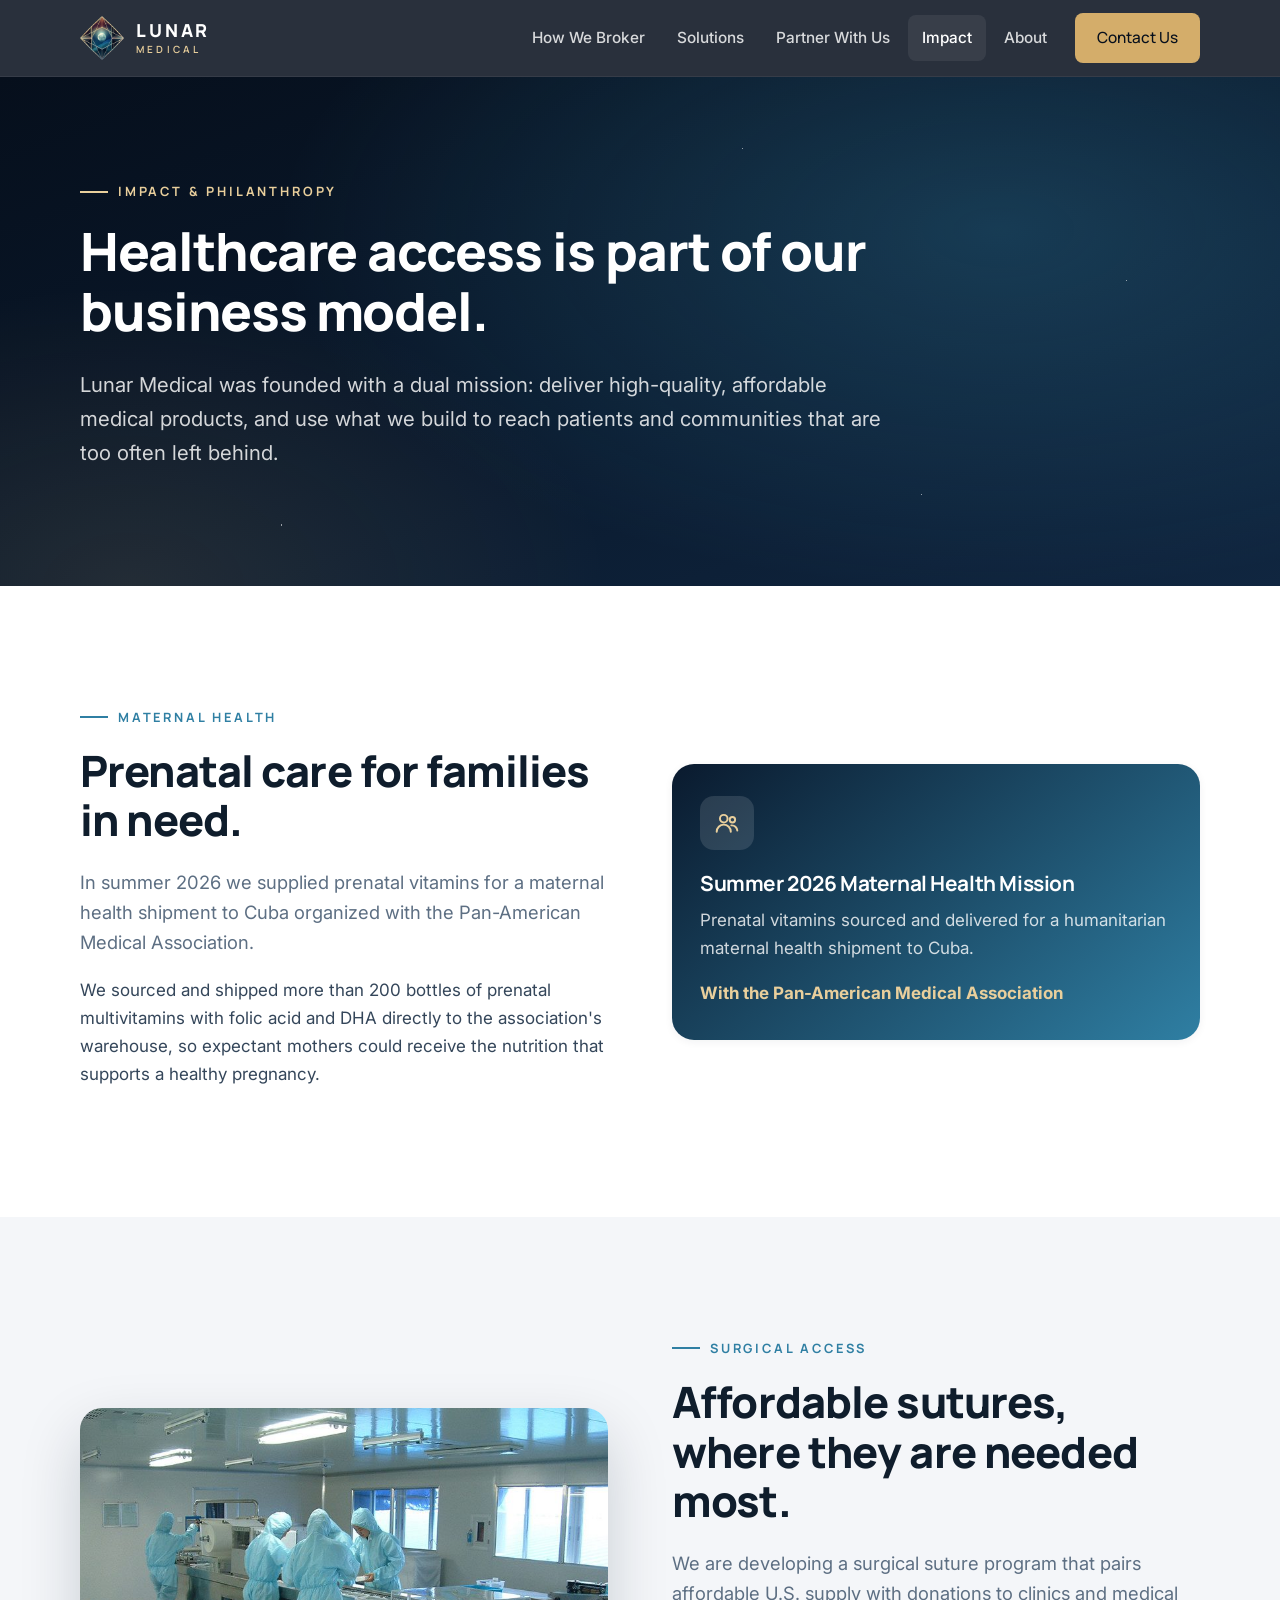
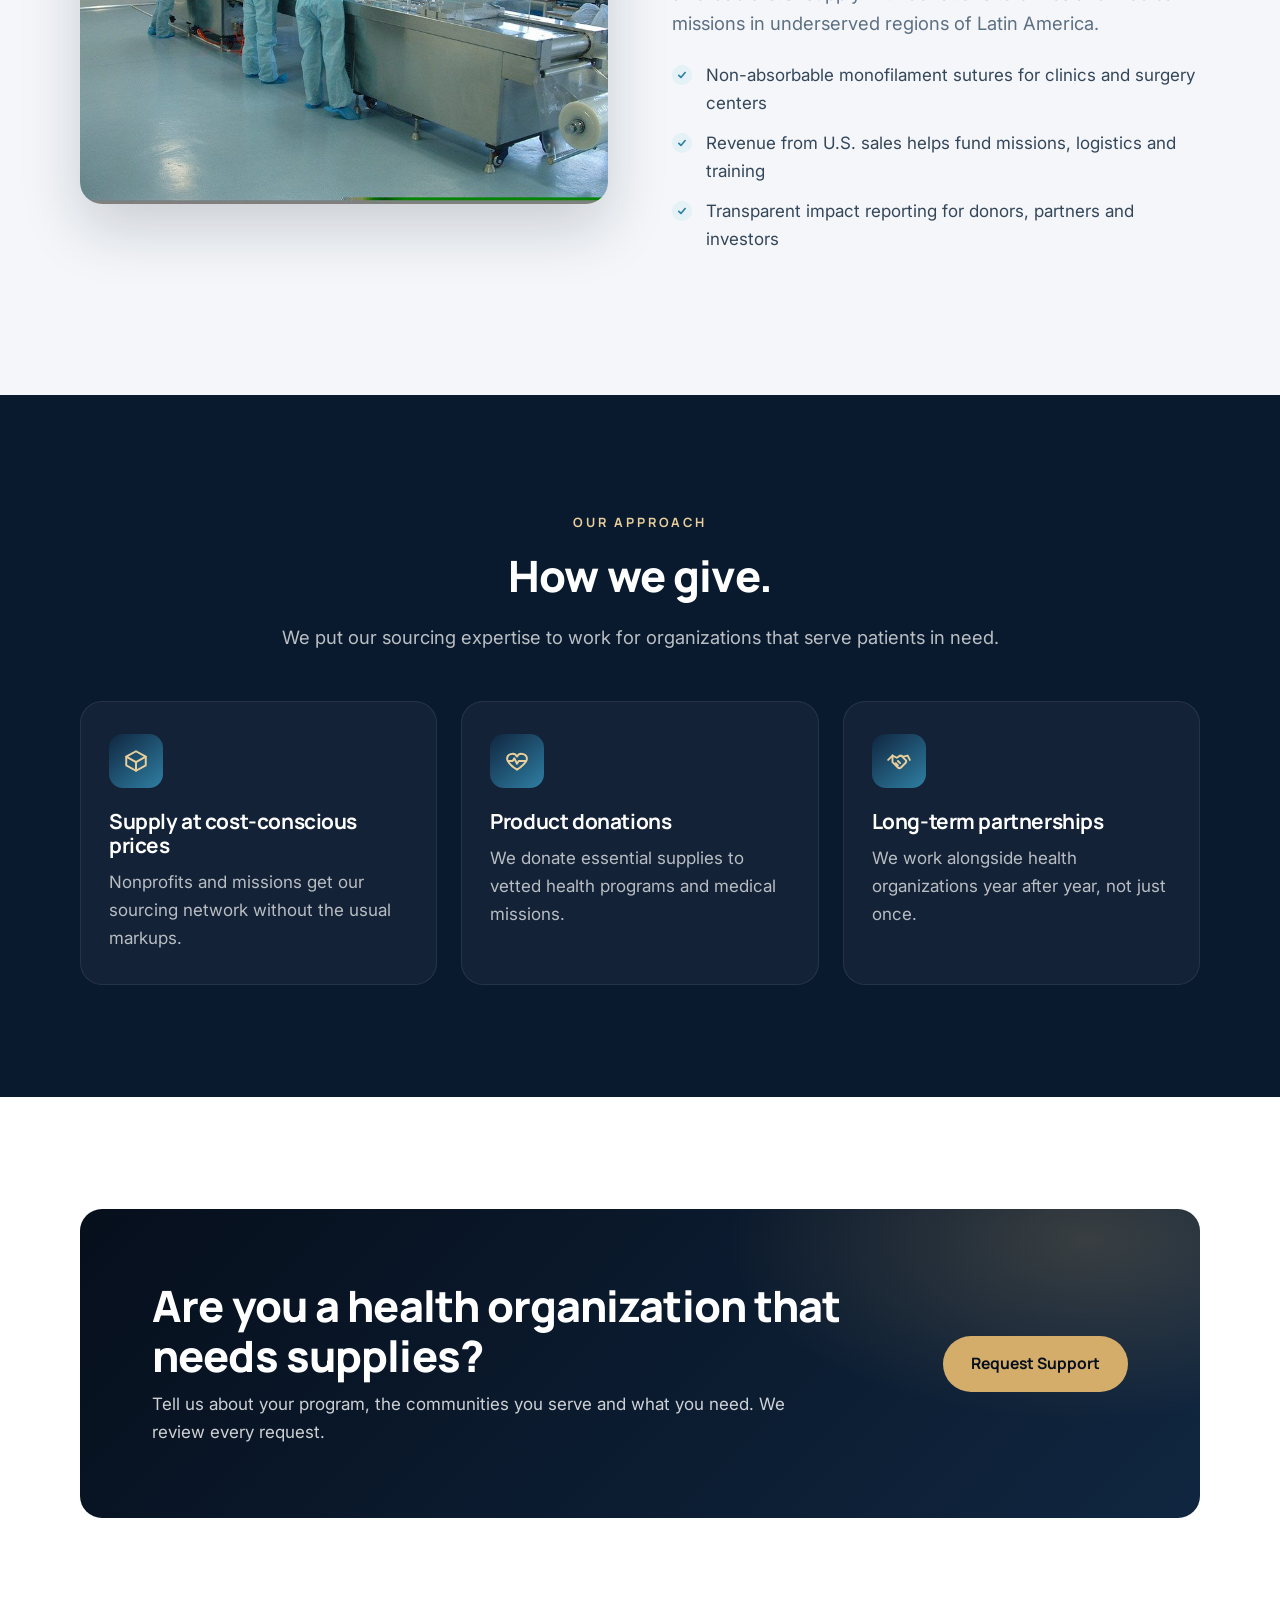
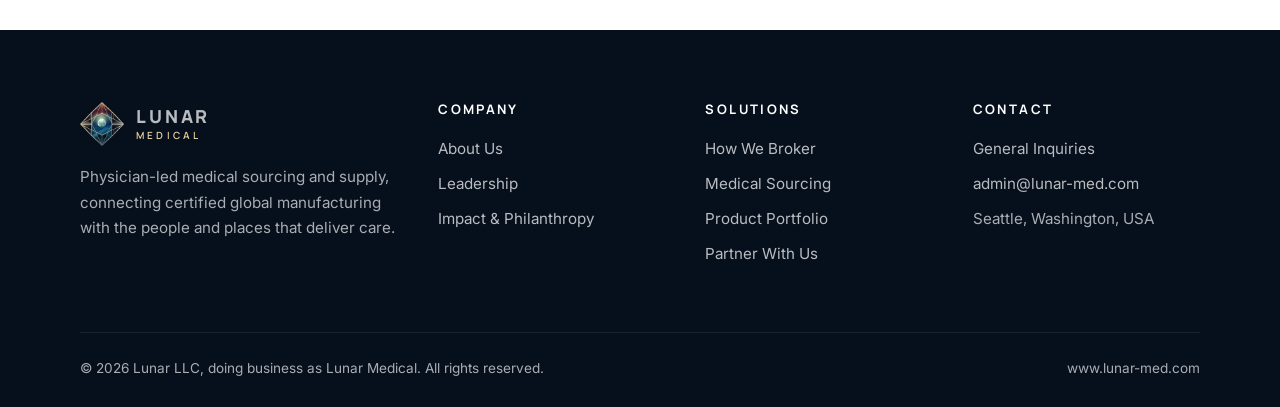
<file: impact.html>
<!doctype html>
<html lang="en">
<head>
  <meta charset="utf-8">
  <meta name="viewport" content="width=device-width, initial-scale=1">
  <title>Maternal Health &amp; Surgical Access Impact | Lunar Medical</title>
  <meta name="description" content="Lunar Medical supports maternal health and surgical access in underserved communities through supply partnerships and donations to health organizations.">
  <link rel="canonical" href="https://www.lunar-med.com/impact.html">
  <meta name="theme-color" content="#0a1a2e">
  <meta property="og:type" content="website">
  <meta property="og:site_name" content="Lunar Medical">
  <meta property="og:title" content="Maternal Health &amp; Surgical Access Impact | Lunar Medical">
  <meta property="og:description" content="Lunar Medical supports maternal health and surgical access in underserved communities through supply partnerships and donations to health organizations.">
  <meta property="og:url" content="https://www.lunar-med.com/impact.html">
  <meta property="og:image" content="https://www.lunar-med.com/assets/img/og-image.jpg">
  <meta property="og:locale" content="en_US">
  <meta property="og:image:width" content="1200">
  <meta property="og:image:height" content="630">
  <meta property="og:image:alt" content="Lunar Medical">
  <meta name="twitter:card" content="summary_large_image">
  <link rel="icon" type="image/png" sizes="32x32" href="assets/img/favicon-32.png">
  <link rel="apple-touch-icon" href="assets/img/favicon-180.png">
  <link rel="preconnect" href="https://fonts.googleapis.com">
  <link rel="preconnect" href="https://fonts.gstatic.com" crossorigin>
  <link href="https://fonts.googleapis.com/css2?family=Inter:wght@400;500;600;700&family=Manrope:wght@600;700;800&display=swap" rel="stylesheet">
  <link rel="stylesheet" href="assets/css/styles.css">
  <script type="application/ld+json">
  {
    "@context": "https://schema.org",
    "@type": "BreadcrumbList",
    "itemListElement": [
      {
        "@type": "ListItem",
        "position": 1,
        "name": "Home",
        "item": "https://www.lunar-med.com/"
      },
      {
        "@type": "ListItem",
        "position": 2,
        "name": "Impact & Philanthropy",
        "item": "https://www.lunar-med.com/impact.html"
      }
    ]
  }
  </script>
</head>
<body>
  <a class="skip-link" href="#main">Skip to content</a>
  <header class="site-header">
    <div class="container nav">
      <a class="brand" href="/" aria-label="Lunar Medical home">
        <img src="assets/img/logo-mark-128.png" alt="" width="44" height="44">
        <span class="brand-name">Lunar<small>Medical</small></span>
      </a>
      <button class="nav-toggle" aria-label="Open menu" aria-expanded="false" aria-controls="nav-links"><span></span></button>
      <nav aria-label="Main">
        <ul class="nav-links" id="nav-links">
          <li><a href="brokerage.html">How We Broker</a></li>
          <li><a href="solutions.html">Solutions</a></li>
          <li><a href="partners.html">Partner With Us</a></li>
          <li><a href="impact.html" aria-current="page">Impact</a></li>
          <li><a href="about.html">About</a></li>
          <li><a class="btn btn-gold" href="contact.html">Contact Us</a></li>
        </ul>
      </nav>
    </div>
  </header>

  <main id="main">
    <section class="hero page-hero" style="padding:0">
      <div class="container hero-grid">
        <div>
          <span class="eyebrow">Impact &amp; philanthropy</span>
          <h1>Healthcare access is part of our business model.</h1>
          <p class="hero-lead">Lunar Medical was founded with a dual mission: deliver high-quality, affordable medical products, and use what we build to reach patients and communities that are too often left behind.</p>
        </div>
      </div>
    </section>

    <section>
      <div class="container">
        <div class="grid-2">
          <div class="reveal">
            <span class="eyebrow">Maternal health</span>
            <h2>Prenatal care for families in need.</h2>
            <p class="lead">In summer 2026 we supplied prenatal vitamins for a maternal health shipment to Cuba organized with the Pan-American Medical Association.</p>
            <p>We sourced and shipped more than 200 bottles of prenatal multivitamins with folic acid and DHA directly to the association's warehouse, so expectant mothers could receive the nutrition that supports a healthy pregnancy.</p>
          </div>
          <div class="card reveal" style="background:linear-gradient(140deg,var(--navy-900),var(--teal-600));border:0;color:#fff">
            <div class="card-icon" style="background:rgba(255,255,255,.12)"><svg viewBox="0 0 24 24" fill="none" stroke="currentColor" stroke-width="1.8" stroke-linecap="round" stroke-linejoin="round"><circle cx="9" cy="8" r="3.5"/><path d="M2.5 20a6.5 6.5 0 0 1 13 0"/><circle cx="17" cy="9" r="2.5"/><path d="M16 14.2a5 5 0 0 1 5.5 4.8"/></svg></div>
            <h3 style="color:#fff">Summer 2026 Maternal Health Mission</h3>
            <p style="color:rgba(255,255,255,.8)">Prenatal vitamins sourced and delivered for a humanitarian maternal health shipment to Cuba.</p>
            <p class="mb-0" style="color:var(--gold-300);font-weight:700">With the Pan-American Medical Association</p>
          </div>
        </div>
      </div>
    </section>

    <section class="section-tint">
      <div class="container grid-2">
        <div class="media-frame reveal"><img src="assets/img/cleanroom-packaging.jpg" alt="Sterile medical packaging line in a cleanroom" width="800" height="600" loading="lazy"></div>
        <div class="reveal">
          <span class="eyebrow">Surgical access</span>
          <h2>Affordable sutures, where they are needed most.</h2>
          <p class="lead">We are developing a surgical suture program that pairs affordable U.S. supply with donations to clinics and medical missions in underserved regions of Latin America.</p>
          <ul class="check-list">
            <li>Non-absorbable monofilament sutures for clinics and surgery centers</li>
            <li>Revenue from U.S. sales helps fund missions, logistics and training</li>
            <li>Transparent impact reporting for donors, partners and investors</li>
          </ul>
        </div>
      </div>
    </section>

    <section class="section-dark">
      <div class="container">
        <div class="section-head center reveal">
          <span class="eyebrow">Our approach</span>
          <h2>How we give.</h2>
          <p class="lead">We put our sourcing expertise to work for organizations that serve patients in need.</p>
        </div>
        <div class="grid-3">
          <article class="card reveal"><div class="card-icon"><svg viewBox="0 0 24 24" fill="none" stroke="currentColor" stroke-width="1.8" stroke-linecap="round" stroke-linejoin="round"><path d="M21 8l-9-5-9 5 9 5 9-5z"/><path d="M3 8v8l9 5 9-5V8"/><path d="M12 13v8"/></svg></div><h3>Supply at cost-conscious prices</h3><p class="mb-0">Nonprofits and missions get our sourcing network without the usual markups.</p></article>
          <article class="card reveal"><div class="card-icon"><svg viewBox="0 0 24 24" fill="none" stroke="currentColor" stroke-width="1.8" stroke-linecap="round" stroke-linejoin="round"><path d="M12 20s-7-4.4-9-9a4.8 4.8 0 0 1 9-3 4.8 4.8 0 0 1 9 3c-2 4.6-9 9-9 9z"/><path d="M3.5 12H8l1.5-2.5 2.5 5 1.5-2.5h7"/></svg></div><h3>Product donations</h3><p class="mb-0">We donate essential supplies to vetted health programs and medical missions.</p></article>
          <article class="card reveal"><div class="card-icon"><svg viewBox="0 0 24 24" fill="none" stroke="currentColor" stroke-width="1.8" stroke-linecap="round" stroke-linejoin="round"><path d="M2 11l4-4 4 2 3-2 3 1 4-1 2 4"/><path d="M6 7v6l5 5c.8.8 2 .8 2.8 0l4.2-4.2c.8-.8.8-2 0-2.8L14 7"/><path d="M9 14l2 2M11 12l2 2"/></svg></div><h3>Long-term partnerships</h3><p class="mb-0">We work alongside health organizations year after year, not just once.</p></article>
        </div>
      </div>
    </section>

    <section>
      <div class="container">
        <div class="cta reveal">
          <div>
            <h2>Are you a health organization that needs supplies?</h2>
            <p>Tell us about your program, the communities you serve and what you need. We review every request.</p>
          </div>
          <div class="cta-actions">
            <a class="btn btn-gold" href="contact.html?topic=philanthropy">Request Support</a>
          </div>
        </div>
      </div>
    </section>
  </main>

  <footer class="site-footer">
    <div class="container">
      <div class="footer-grid">
        <div class="footer-brand">
          <a class="brand" href="/" aria-label="Lunar Medical home">
            <img src="assets/img/logo-mark-128.png" alt="" width="44" height="44">
            <span class="brand-name">Lunar<small>Medical</small></span>
          </a>
          <p>Physician-led medical sourcing and supply, connecting certified global manufacturing with the people and places that deliver care.</p>
        </div>
        <div>
          <h4>Company</h4>
          <ul>
            <li><a href="about.html">About Us</a></li>
            <li><a href="about.html#leadership">Leadership</a></li>
            <li><a href="impact.html">Impact &amp; Philanthropy</a></li>
          </ul>
        </div>
        <div>
          <h4>Solutions</h4>
          <ul>
            <li><a href="brokerage.html">How We Broker</a></li>
            <li><a href="solutions.html#sourcing">Medical Sourcing</a></li>
            <li><a href="solutions.html#products">Product Portfolio</a></li>
            <li><a href="partners.html">Partner With Us</a></li>
          </ul>
        </div>
        <div>
          <h4>Contact</h4>
          <ul>
            <li><a href="contact.html">General Inquiries</a></li>
            <li><a href="mailto:admin@lunar-med.com">admin@lunar-med.com</a></li>
            <li>Seattle, Washington, USA</li>
          </ul>
        </div>
      </div>
      <div class="footer-bottom">
        <span>&copy; <span data-year>2026</span> Lunar LLC, doing business as Lunar Medical. All rights reserved.</span>
        <span>www.lunar-med.com</span>
      </div>
    </div>
  </footer>

  <script src="assets/js/main.js" defer></script>
</body>
</html>
</file>
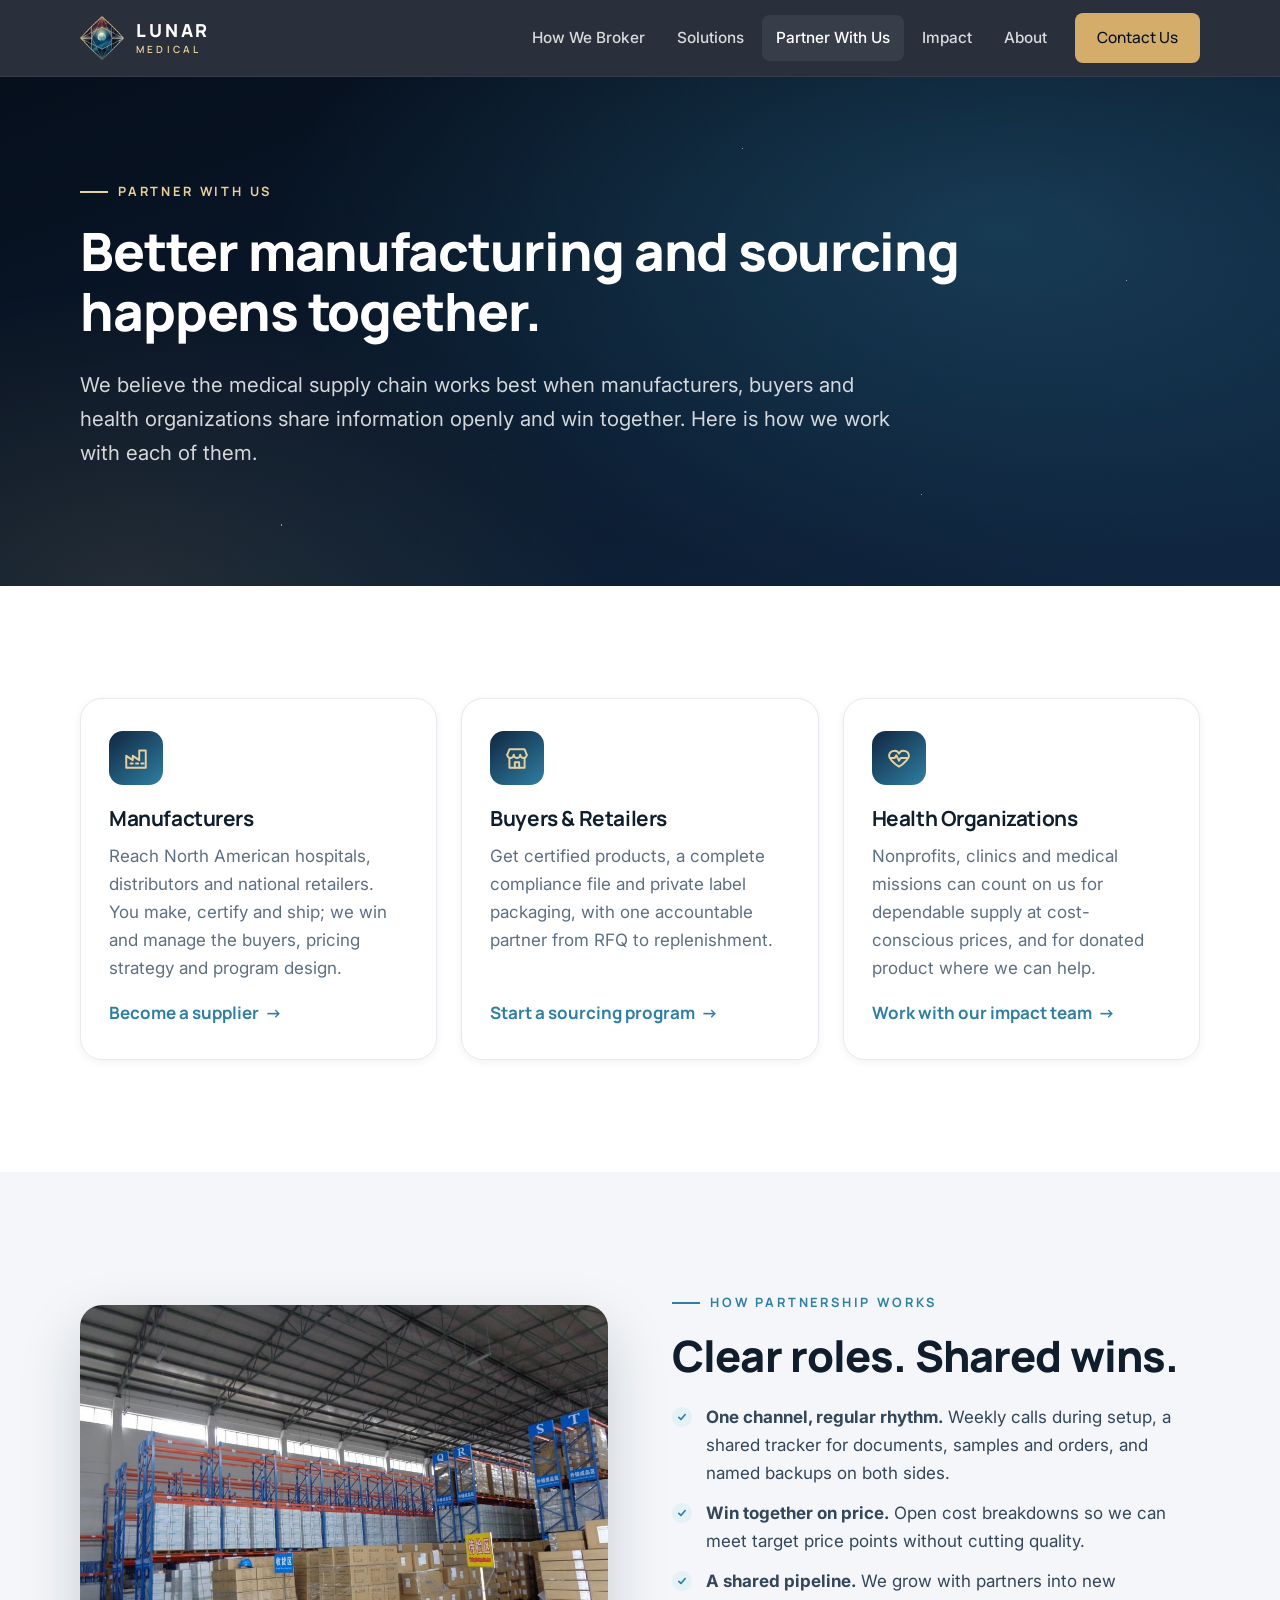
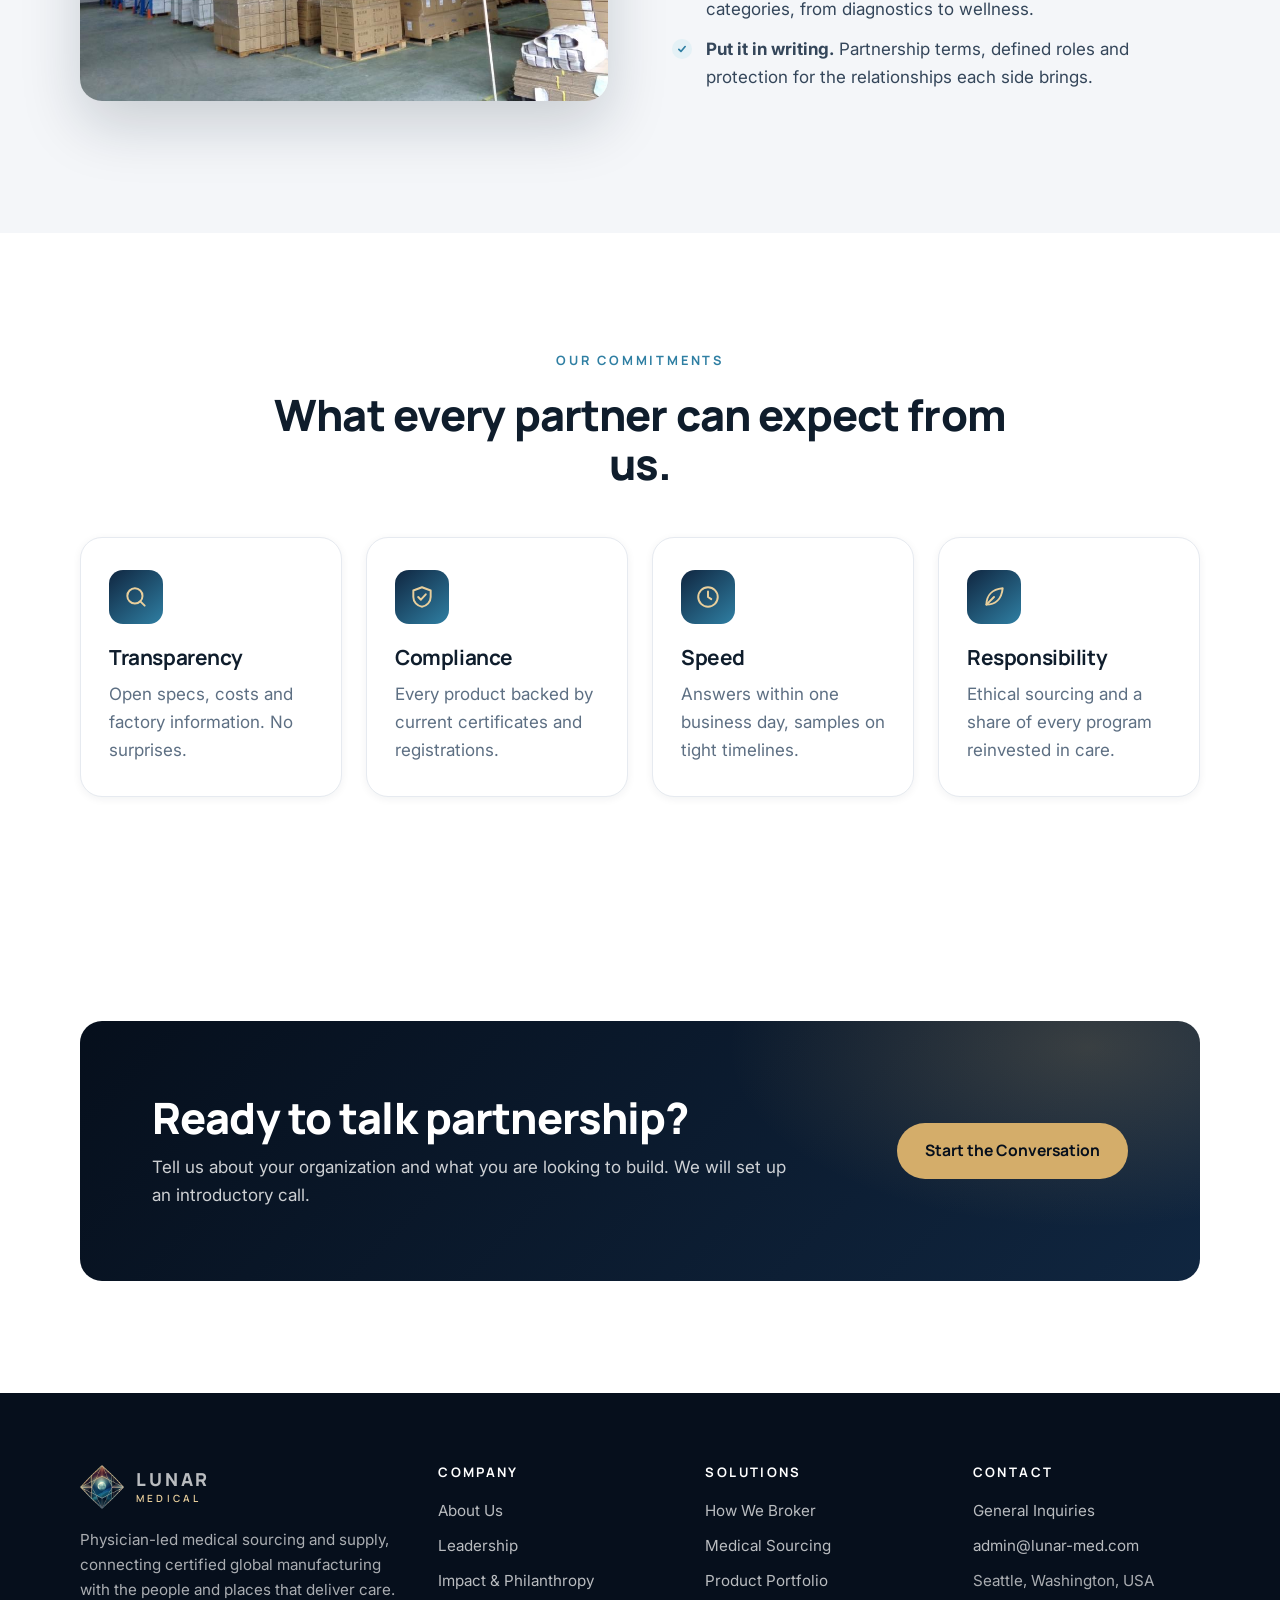
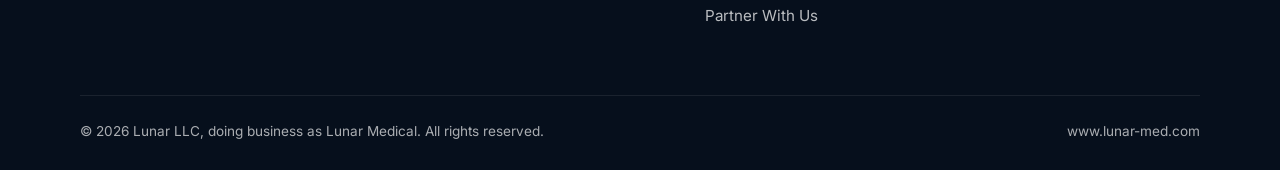
<file: partners.html>
<!doctype html>
<html lang="en">
<head>
  <meta charset="utf-8">
  <meta name="viewport" content="width=device-width, initial-scale=1">
  <title>Partner With a Medical Products Broker | Lunar Medical</title>
  <meta name="description" content="Partner with Lunar Medical as a manufacturer, buyer, retailer or health organization to build a better, more transparent medical supply chain.">
  <link rel="canonical" href="https://www.lunar-med.com/partners.html">
  <meta name="theme-color" content="#0a1a2e">
  <meta property="og:type" content="website">
  <meta property="og:site_name" content="Lunar Medical">
  <meta property="og:title" content="Partner With a Medical Products Broker | Lunar Medical">
  <meta property="og:description" content="Partner with Lunar Medical as a manufacturer, buyer, retailer or health organization to build a better, more transparent medical supply chain.">
  <meta property="og:url" content="https://www.lunar-med.com/partners.html">
  <meta property="og:image" content="https://www.lunar-med.com/assets/img/og-image.jpg">
  <meta property="og:locale" content="en_US">
  <meta property="og:image:width" content="1200">
  <meta property="og:image:height" content="630">
  <meta property="og:image:alt" content="Lunar Medical">
  <meta name="twitter:card" content="summary_large_image">
  <link rel="icon" type="image/png" sizes="32x32" href="assets/img/favicon-32.png">
  <link rel="apple-touch-icon" href="assets/img/favicon-180.png">
  <link rel="preconnect" href="https://fonts.googleapis.com">
  <link rel="preconnect" href="https://fonts.gstatic.com" crossorigin>
  <link href="https://fonts.googleapis.com/css2?family=Inter:wght@400;500;600;700&family=Manrope:wght@600;700;800&display=swap" rel="stylesheet">
  <link rel="stylesheet" href="assets/css/styles.css">
  <script type="application/ld+json">
  {
    "@context": "https://schema.org",
    "@type": "BreadcrumbList",
    "itemListElement": [
      {
        "@type": "ListItem",
        "position": 1,
        "name": "Home",
        "item": "https://www.lunar-med.com/"
      },
      {
        "@type": "ListItem",
        "position": 2,
        "name": "Partner With Us",
        "item": "https://www.lunar-med.com/partners.html"
      }
    ]
  }
  </script>
</head>
<body>
  <a class="skip-link" href="#main">Skip to content</a>
  <header class="site-header">
    <div class="container nav">
      <a class="brand" href="/" aria-label="Lunar Medical home">
        <img src="assets/img/logo-mark-128.png" alt="" width="44" height="44">
        <span class="brand-name">Lunar<small>Medical</small></span>
      </a>
      <button class="nav-toggle" aria-label="Open menu" aria-expanded="false" aria-controls="nav-links"><span></span></button>
      <nav aria-label="Main">
        <ul class="nav-links" id="nav-links">
          <li><a href="brokerage.html">How We Broker</a></li>
          <li><a href="solutions.html">Solutions</a></li>
          <li><a href="partners.html" aria-current="page">Partner With Us</a></li>
          <li><a href="impact.html">Impact</a></li>
          <li><a href="about.html">About</a></li>
          <li><a class="btn btn-gold" href="contact.html">Contact Us</a></li>
        </ul>
      </nav>
    </div>
  </header>

  <main id="main">
    <section class="hero page-hero" style="padding:0">
      <div class="container hero-grid">
        <div>
          <span class="eyebrow">Partner with us</span>
          <h1>Better manufacturing and sourcing happens together.</h1>
          <p class="hero-lead">We believe the medical supply chain works best when manufacturers, buyers and health organizations share information openly and win together. Here is how we work with each of them.</p>
        </div>
      </div>
    </section>

    <section>
      <div class="container">
        <div class="grid-3">
          <article class="card reveal">
            <div class="card-icon"><svg viewBox="0 0 24 24" fill="none" stroke="currentColor" stroke-width="1.8" stroke-linecap="round" stroke-linejoin="round"><path d="M3 21V10l6 4V10l6 4V5h6v16H3z"/><path d="M7 17h2M12 17h2M17 17h2"/></svg></div>
            <h3>Manufacturers</h3>
            <p>Reach North American hospitals, distributors and national retailers. You make, certify and ship; we win and manage the buyers, pricing strategy and program design.</p>
            <a class="link-arrow" href="contact.html?topic=manufacturing">Become a supplier</a>
          </article>
          <article class="card reveal">
            <div class="card-icon"><svg viewBox="0 0 24 24" fill="none" stroke="currentColor" stroke-width="1.8" stroke-linecap="round" stroke-linejoin="round"><path d="M3 9l2-5h14l2 5"/><path d="M3 9a3 3 0 0 0 6 0 3 3 0 0 0 6 0 3 3 0 0 0 6 0"/><path d="M5 12v9h14v-9"/><path d="M10 21v-5h4v5"/></svg></div>
            <h3>Buyers &amp; Retailers</h3>
            <p>Get certified products, a complete compliance file and private label packaging, with one accountable partner from RFQ to replenishment.</p>
            <a class="link-arrow" href="contact.html?topic=quote">Start a sourcing program</a>
          </article>
          <article class="card reveal">
            <div class="card-icon"><svg viewBox="0 0 24 24" fill="none" stroke="currentColor" stroke-width="1.8" stroke-linecap="round" stroke-linejoin="round"><path d="M12 20s-7-4.4-9-9a4.8 4.8 0 0 1 9-3 4.8 4.8 0 0 1 9 3c-2 4.6-9 9-9 9z"/><path d="M3.5 12H8l1.5-2.5 2.5 5 1.5-2.5h7"/></svg></div>
            <h3>Health Organizations</h3>
            <p>Nonprofits, clinics and medical missions can count on us for dependable supply at cost-conscious prices, and for donated product where we can help.</p>
            <a class="link-arrow" href="contact.html?topic=philanthropy">Work with our impact team</a>
          </article>
        </div>
      </div>
    </section>

    <section class="section-tint">
      <div class="container grid-2">
        <div class="media-frame reveal"><img src="assets/img/warehouse.jpg" alt="Finished medical goods staged on pallets in a large warehouse" width="1000" height="750" loading="lazy"></div>
        <div class="reveal">
          <span class="eyebrow">How partnership works</span>
          <h2>Clear roles. Shared wins.</h2>
          <ul class="check-list">
            <li><strong>One channel, regular rhythm.</strong> Weekly calls during setup, a shared tracker for documents, samples and orders, and named backups on both sides.</li>
            <li><strong>Win together on price.</strong> Open cost breakdowns so we can meet target price points without cutting quality.</li>
            <li><strong>A shared pipeline.</strong> We grow with partners into new categories, from diagnostics to wellness.</li>
            <li><strong>Put it in writing.</strong> Partnership terms, defined roles and protection for the relationships each side brings.</li>
          </ul>
        </div>
      </div>
    </section>

    <section>
      <div class="container">
        <div class="section-head center reveal">
          <span class="eyebrow">Our commitments</span>
          <h2>What every partner can expect from us.</h2>
        </div>
        <div class="grid-4">
          <article class="card reveal"><div class="card-icon"><svg viewBox="0 0 24 24" fill="none" stroke="currentColor" stroke-width="1.8" stroke-linecap="round" stroke-linejoin="round"><circle cx="11" cy="11" r="7"/><path d="M20 20l-4-4"/></svg></div><h3>Transparency</h3><p class="mb-0">Open specs, costs and factory information. No surprises.</p></article>
          <article class="card reveal"><div class="card-icon"><svg viewBox="0 0 24 24" fill="none" stroke="currentColor" stroke-width="1.8" stroke-linecap="round" stroke-linejoin="round"><path d="M12 3l8 3v6c0 4.5-3.4 8.3-8 9-4.6-.7-8-4.5-8-9V6l8-3z"/><path d="M8.5 12l2.5 2.5 4.5-5"/></svg></div><h3>Compliance</h3><p class="mb-0">Every product backed by current certificates and registrations.</p></article>
          <article class="card reveal"><div class="card-icon"><svg viewBox="0 0 24 24" fill="none" stroke="currentColor" stroke-width="1.8" stroke-linecap="round" stroke-linejoin="round"><circle cx="12" cy="12" r="9"/><path d="M12 7v5l3 2"/></svg></div><h3>Speed</h3><p class="mb-0">Answers within one business day, samples on tight timelines.</p></article>
          <article class="card reveal"><div class="card-icon"><svg viewBox="0 0 24 24" fill="none" stroke="currentColor" stroke-width="1.8" stroke-linecap="round" stroke-linejoin="round"><path d="M5 19c0-8 5-14 15-15-1 10-7 15-15 15z"/><path d="M5 19l7-7"/></svg></div><h3>Responsibility</h3><p class="mb-0">Ethical sourcing and a share of every program reinvested in care.</p></article>
        </div>
      </div>
    </section>

    <section>
      <div class="container">
        <div class="cta reveal">
          <div>
            <h2>Ready to talk partnership?</h2>
            <p>Tell us about your organization and what you are looking to build. We will set up an introductory call.</p>
          </div>
          <div class="cta-actions">
            <a class="btn btn-gold" href="contact.html?topic=partnership">Start the Conversation</a>
          </div>
        </div>
      </div>
    </section>
  </main>

  <footer class="site-footer">
    <div class="container">
      <div class="footer-grid">
        <div class="footer-brand">
          <a class="brand" href="/" aria-label="Lunar Medical home">
            <img src="assets/img/logo-mark-128.png" alt="" width="44" height="44">
            <span class="brand-name">Lunar<small>Medical</small></span>
          </a>
          <p>Physician-led medical sourcing and supply, connecting certified global manufacturing with the people and places that deliver care.</p>
        </div>
        <div>
          <h4>Company</h4>
          <ul>
            <li><a href="about.html">About Us</a></li>
            <li><a href="about.html#leadership">Leadership</a></li>
            <li><a href="impact.html">Impact &amp; Philanthropy</a></li>
          </ul>
        </div>
        <div>
          <h4>Solutions</h4>
          <ul>
            <li><a href="brokerage.html">How We Broker</a></li>
            <li><a href="solutions.html#sourcing">Medical Sourcing</a></li>
            <li><a href="solutions.html#products">Product Portfolio</a></li>
            <li><a href="partners.html">Partner With Us</a></li>
          </ul>
        </div>
        <div>
          <h4>Contact</h4>
          <ul>
            <li><a href="contact.html">General Inquiries</a></li>
            <li><a href="mailto:admin@lunar-med.com">admin@lunar-med.com</a></li>
            <li>Seattle, Washington, USA</li>
          </ul>
        </div>
      </div>
      <div class="footer-bottom">
        <span>&copy; <span data-year>2026</span> Lunar LLC, doing business as Lunar Medical. All rights reserved.</span>
        <span>www.lunar-med.com</span>
      </div>
    </div>
  </footer>

  <script src="assets/js/main.js" defer></script>
</body>
</html>
</file>
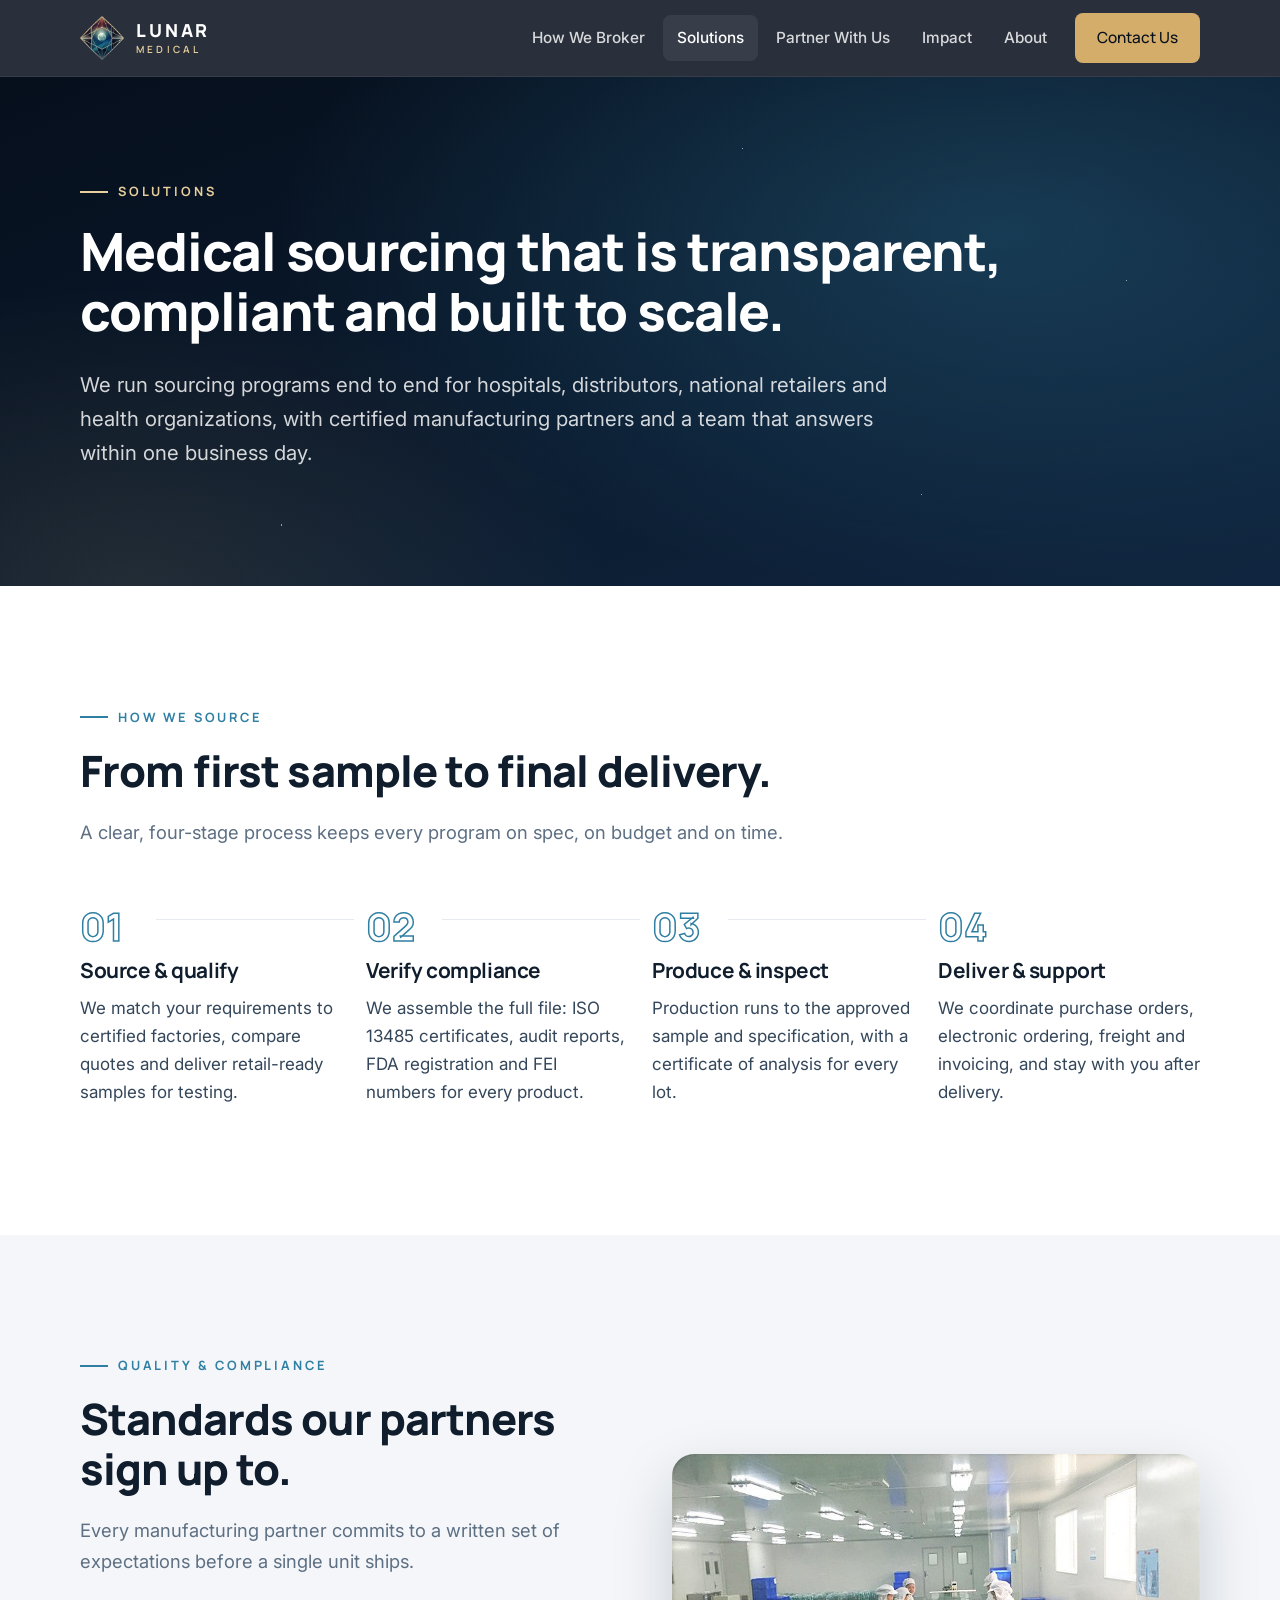
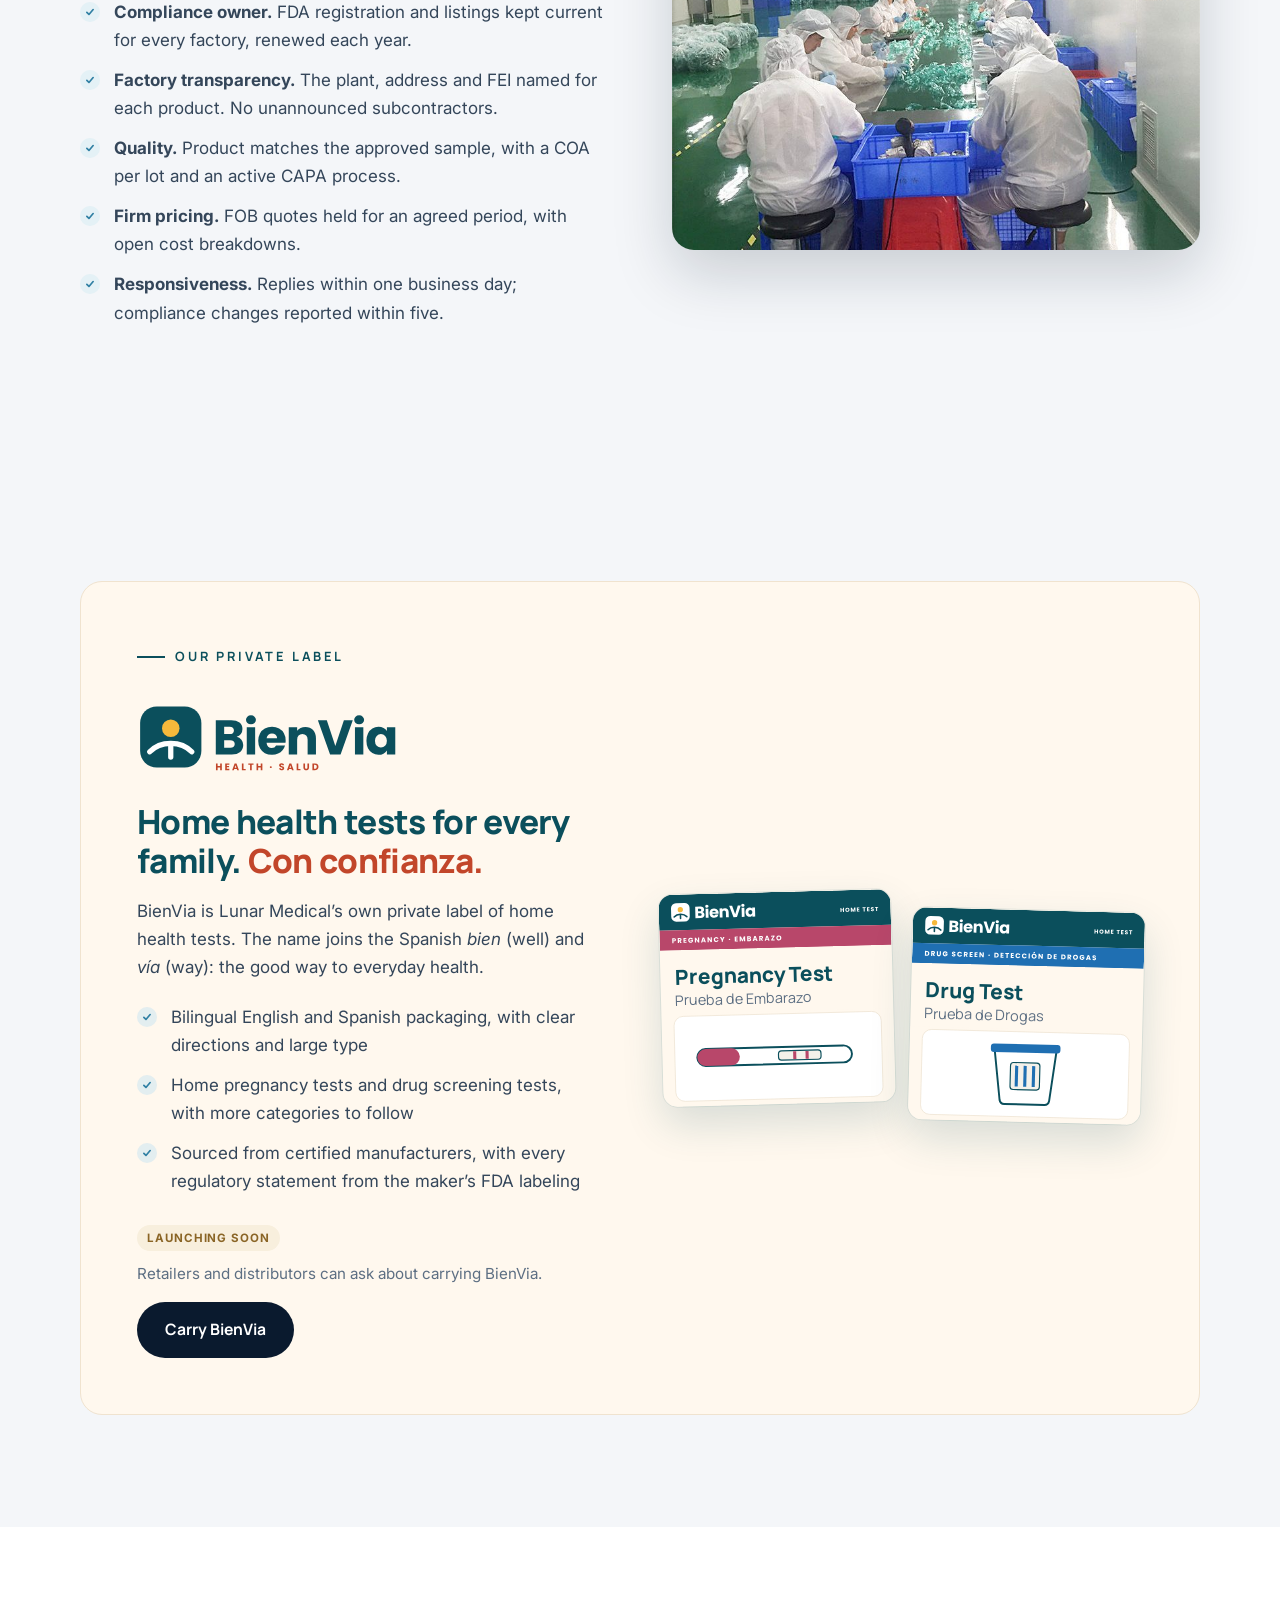
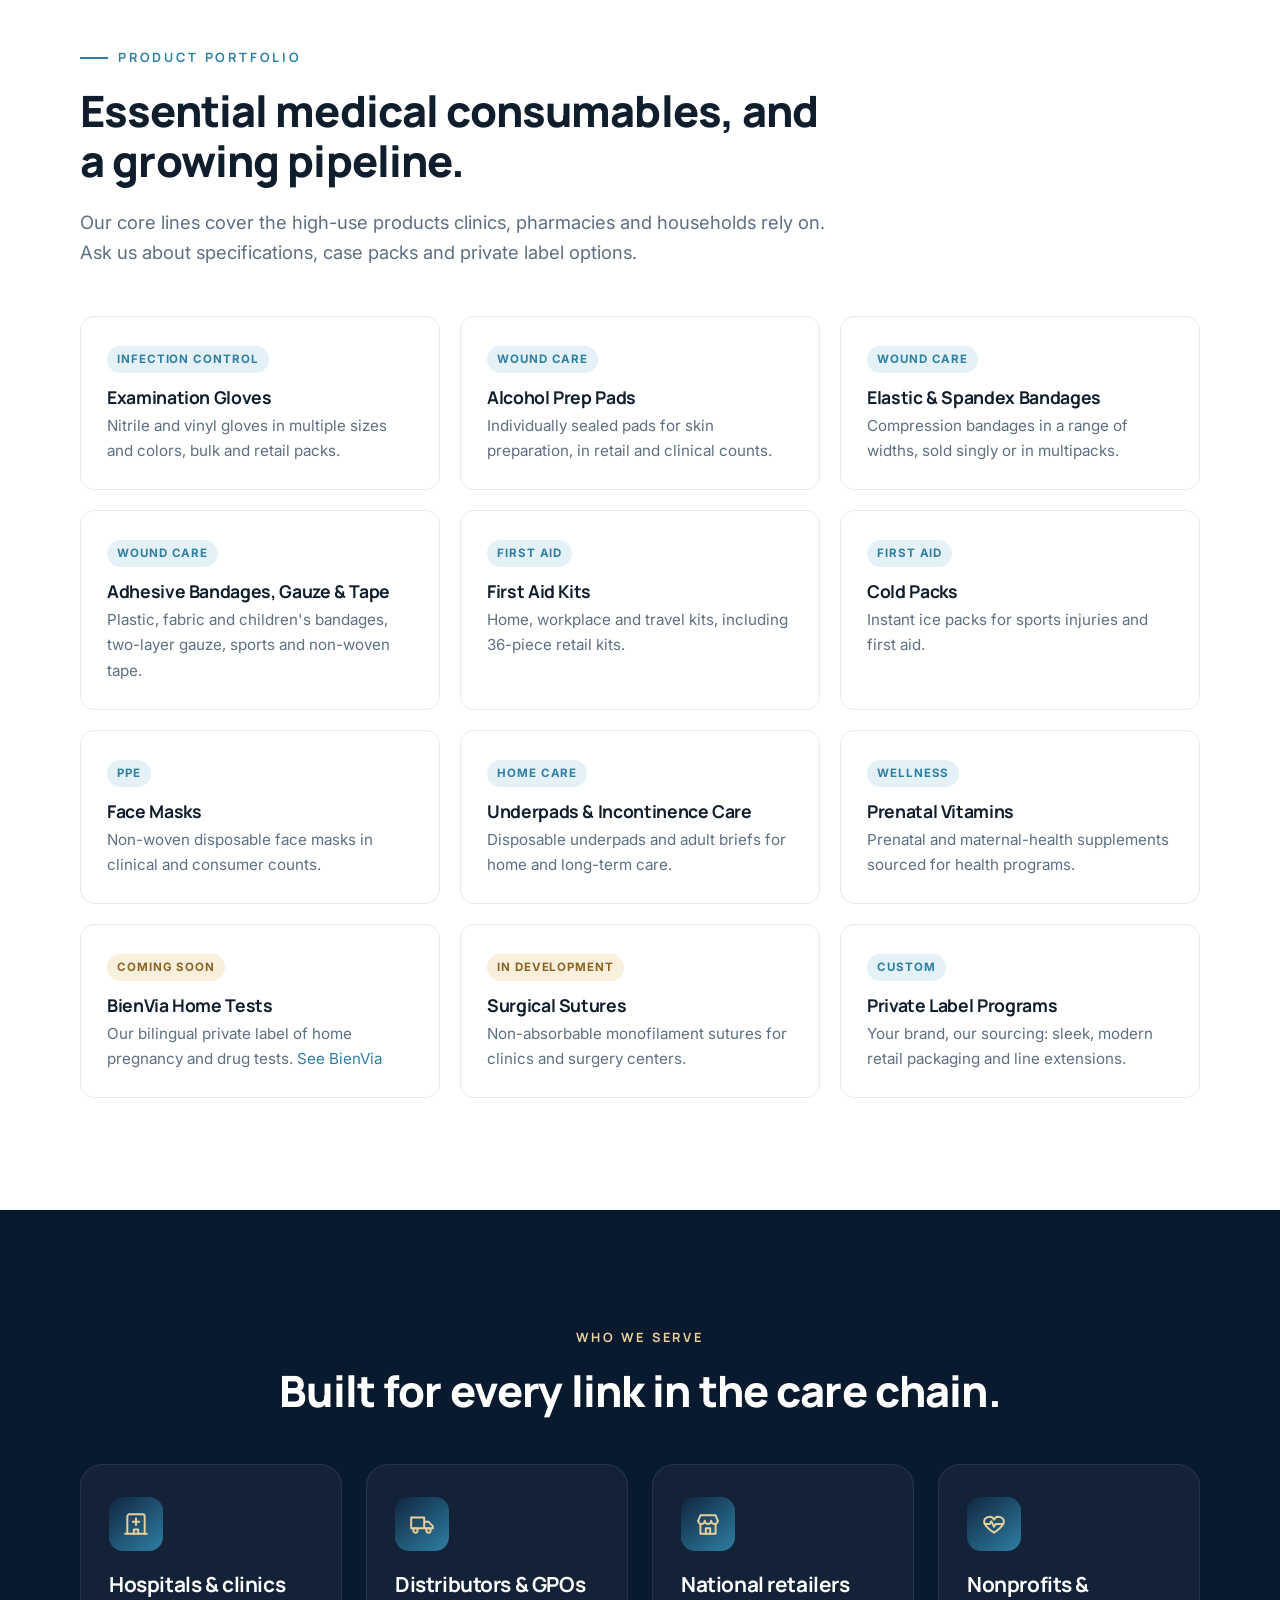
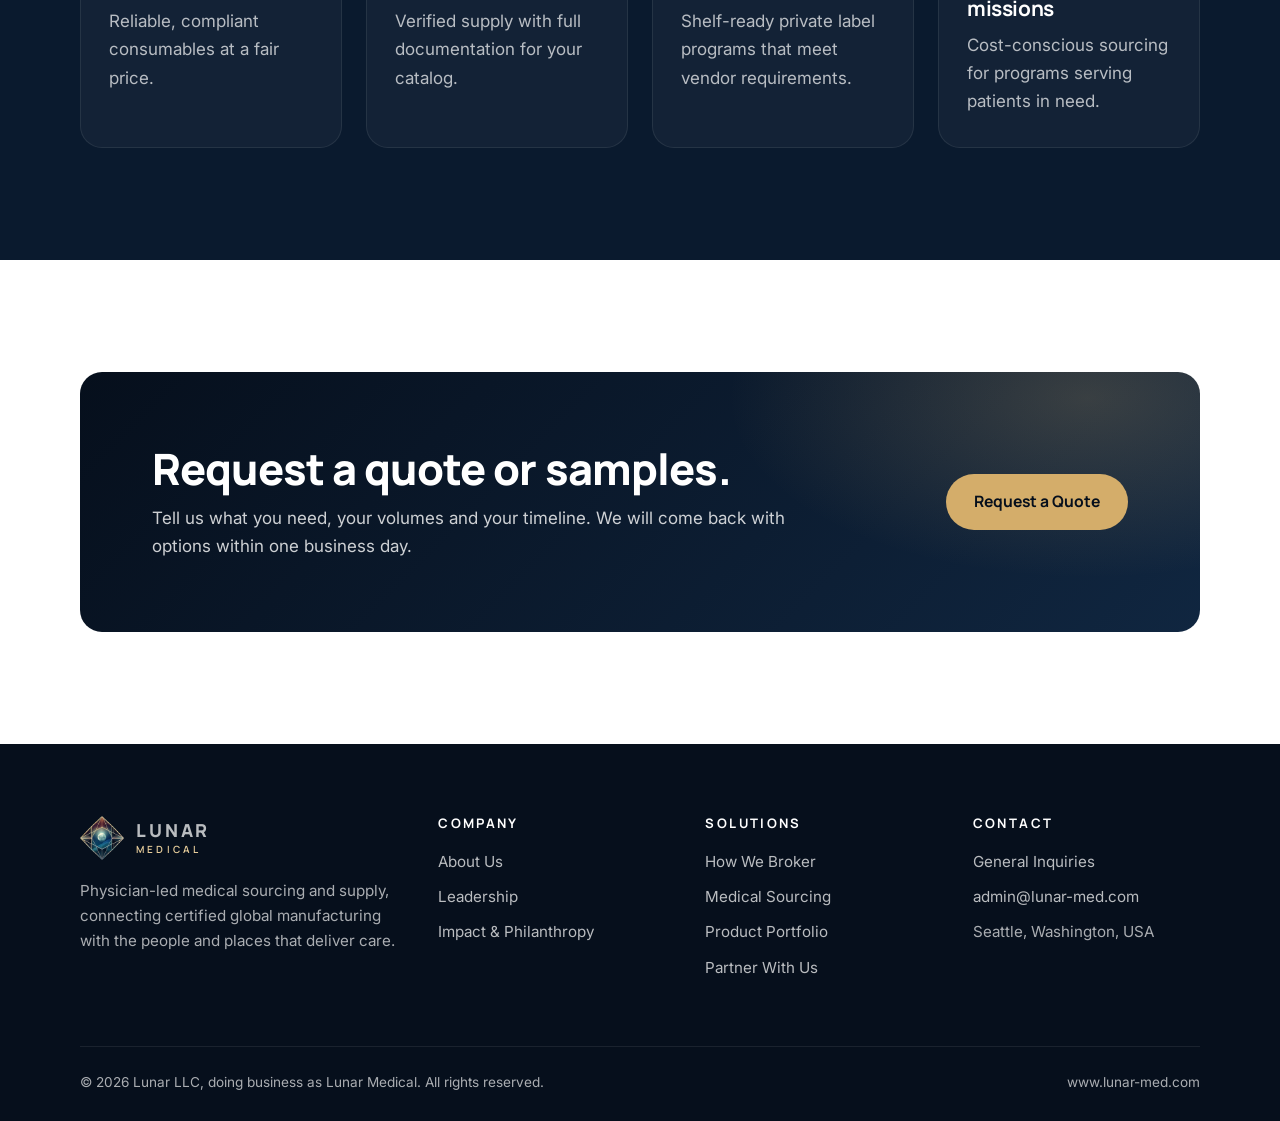
<file: solutions.html>
<!doctype html>
<html lang="en">
<head>
  <meta charset="utf-8">
  <meta name="viewport" content="width=device-width, initial-scale=1">
  <title>Medical Sourcing &amp; Private Label Solutions | Lunar Medical</title>
  <meta name="description" content="End-to-end medical sourcing: factory qualification, compliance, production, private label and delivery for hospitals, distributors, retailers and nonprofits.">
  <link rel="canonical" href="https://www.lunar-med.com/solutions.html">
  <meta name="theme-color" content="#0a1a2e">
  <meta property="og:type" content="website">
  <meta property="og:site_name" content="Lunar Medical">
  <meta property="og:title" content="Medical Sourcing &amp; Private Label Solutions | Lunar Medical">
  <meta property="og:description" content="End-to-end medical sourcing: factory qualification, compliance, production, private label and delivery for hospitals, distributors, retailers and nonprofits.">
  <meta property="og:url" content="https://www.lunar-med.com/solutions.html">
  <meta property="og:image" content="https://www.lunar-med.com/assets/img/og-image.jpg">
  <meta property="og:locale" content="en_US">
  <meta property="og:image:width" content="1200">
  <meta property="og:image:height" content="630">
  <meta property="og:image:alt" content="Lunar Medical">
  <meta name="twitter:card" content="summary_large_image">
  <link rel="icon" type="image/png" sizes="32x32" href="assets/img/favicon-32.png">
  <link rel="apple-touch-icon" href="assets/img/favicon-180.png">
  <link rel="preconnect" href="https://fonts.googleapis.com">
  <link rel="preconnect" href="https://fonts.gstatic.com" crossorigin>
  <link href="https://fonts.googleapis.com/css2?family=Inter:wght@400;500;600;700&family=Manrope:wght@600;700;800&display=swap" rel="stylesheet">
  <link rel="stylesheet" href="assets/css/styles.css">
  <script type="application/ld+json">
  {
    "@context": "https://schema.org",
    "@type": "BreadcrumbList",
    "itemListElement": [
      {
        "@type": "ListItem",
        "position": 1,
        "name": "Home",
        "item": "https://www.lunar-med.com/"
      },
      {
        "@type": "ListItem",
        "position": 2,
        "name": "Solutions",
        "item": "https://www.lunar-med.com/solutions.html"
      }
    ]
  }
  </script>
</head>
<body>
  <a class="skip-link" href="#main">Skip to content</a>
  <header class="site-header">
    <div class="container nav">
      <a class="brand" href="/" aria-label="Lunar Medical home">
        <img src="assets/img/logo-mark-128.png" alt="" width="44" height="44">
        <span class="brand-name">Lunar<small>Medical</small></span>
      </a>
      <button class="nav-toggle" aria-label="Open menu" aria-expanded="false" aria-controls="nav-links"><span></span></button>
      <nav aria-label="Main">
        <ul class="nav-links" id="nav-links">
          <li><a href="brokerage.html">How We Broker</a></li>
          <li><a href="solutions.html" aria-current="page">Solutions</a></li>
          <li><a href="partners.html">Partner With Us</a></li>
          <li><a href="impact.html">Impact</a></li>
          <li><a href="about.html">About</a></li>
          <li><a class="btn btn-gold" href="contact.html">Contact Us</a></li>
        </ul>
      </nav>
    </div>
  </header>

  <main id="main">
    <section class="hero page-hero" style="padding:0">
      <div class="container hero-grid">
        <div>
          <span class="eyebrow">Solutions</span>
          <h1>Medical sourcing that is transparent, compliant and built to scale.</h1>
          <p class="hero-lead">We run sourcing programs end to end for hospitals, distributors, national retailers and health organizations, with certified manufacturing partners and a team that answers within one business day.</p>
        </div>
      </div>
    </section>

    <section id="sourcing">
      <div class="container">
        <div class="section-head reveal">
          <span class="eyebrow">How we source</span>
          <h2>From first sample to final delivery.</h2>
          <p class="lead">A clear, four-stage process keeps every program on spec, on budget and on time.</p>
        </div>
        <div class="steps">
          <div class="step reveal">
            <h3>Source &amp; qualify</h3>
            <p>We match your requirements to certified factories, compare quotes and deliver retail-ready samples for testing.</p>
          </div>
          <div class="step reveal">
            <h3>Verify compliance</h3>
            <p>We assemble the full file: ISO 13485 certificates, audit reports, FDA registration and FEI numbers for every product.</p>
          </div>
          <div class="step reveal">
            <h3>Produce &amp; inspect</h3>
            <p>Production runs to the approved sample and specification, with a certificate of analysis for every lot.</p>
          </div>
          <div class="step reveal">
            <h3>Deliver &amp; support</h3>
            <p>We coordinate purchase orders, electronic ordering, freight and invoicing, and stay with you after delivery.</p>
          </div>
        </div>
      </div>
    </section>

    <section class="section-tint" id="quality">
      <div class="container grid-2">
        <div class="reveal">
          <span class="eyebrow">Quality &amp; compliance</span>
          <h2>Standards our partners sign up to.</h2>
          <p class="lead">Every manufacturing partner commits to a written set of expectations before a single unit ships.</p>
          <ul class="check-list">
            <li><strong>Compliance owner.</strong> FDA registration and listings kept current for every factory, renewed each year.</li>
            <li><strong>Factory transparency.</strong> The plant, address and FEI named for each product. No unannounced subcontractors.</li>
            <li><strong>Quality.</strong> Product matches the approved sample, with a COA per lot and an active CAPA process.</li>
            <li><strong>Firm pricing.</strong> FOB quotes held for an agreed period, with open cost breakdowns.</li>
            <li><strong>Responsiveness.</strong> Replies within one business day; compliance changes reported within five.</li>
          </ul>
        </div>
        <div class="media-frame reveal"><img src="assets/img/cleanroom-assembly.jpg" alt="Cleanroom production line with staff in protective gowns" width="800" height="602" loading="lazy"></div>
      </div>
    </section>

    <section class="section-tint" id="bienvia">
      <div class="container">
        <div class="bienvia reveal">
          <div class="bienvia-copy">
            <span class="eyebrow">Our private label</span>
            <img class="bienvia-logo" src="assets/img/bienvia/logo.svg" alt="BienVia Health &middot; Salud" width="640" height="220">
            <h2>Home health tests for every family. <span lang="es">Con confianza.</span></h2>
            <p>BienVia is Lunar Medical&rsquo;s own private label of home health tests. The name joins the Spanish <em lang="es">bien</em> (well) and <em lang="es">v&iacute;a</em> (way): the good way to everyday health.</p>
            <ul class="check-list">
              <li>Bilingual English and Spanish packaging, with clear directions and large type</li>
              <li>Home pregnancy tests and drug screening tests, with more categories to follow</li>
              <li>Sourced from certified manufacturers, with every regulatory statement from the maker&rsquo;s FDA labeling</li>
            </ul>
            <p class="bienvia-status"><span class="tag tag-gold">Launching soon</span> Retailers and distributors can ask about carrying BienVia.</p>
            <div class="hero-actions" style="margin-top:8px">
              <a class="btn btn-dark" href="contact.html?topic=quote">Carry BienVia</a>
            </div>
          </div>
          <div class="bienvia-boxes">
            <figure class="pkg">
              <div class="pkg-top"><img src="assets/img/bienvia/box-pregnancy.svg" alt="" width="600" height="800" loading="lazy"></div>
              <figcaption class="pkg-name"><strong>Pregnancy Test</strong><span lang="es">Prueba de Embarazo</span></figcaption>
              <div class="pkg-art"><img src="assets/img/bienvia/box-pregnancy.svg" alt="BienVia pregnancy test package illustration" width="600" height="800" loading="lazy"></div>
            </figure>
            <figure class="pkg">
              <div class="pkg-top"><img src="assets/img/bienvia/box-drug.svg" alt="" width="600" height="800" loading="lazy"></div>
              <figcaption class="pkg-name"><strong>Drug Test</strong><span lang="es">Prueba de Drogas</span></figcaption>
              <div class="pkg-art"><img src="assets/img/bienvia/box-drug.svg" alt="BienVia drug test package illustration" width="600" height="800" loading="lazy"></div>
            </figure>
          </div>
        </div>
      </div>
    </section>

    <section id="products">
      <div class="container">
        <div class="section-head reveal">
          <span class="eyebrow">Product portfolio</span>
          <h2>Essential medical consumables, and a growing pipeline.</h2>
          <p class="lead">Our core lines cover the high-use products clinics, pharmacies and households rely on. Ask us about specifications, case packs and private label options.</p>
        </div>
        <div class="product-grid">
          <article class="product reveal">
            <span class="tag">Infection control</span>
            <h3>Examination Gloves</h3>
            <p>Nitrile and vinyl gloves in multiple sizes and colors, bulk and retail packs.</p>
          </article>
          <article class="product reveal">
            <span class="tag">Wound care</span>
            <h3>Alcohol Prep Pads</h3>
            <p>Individually sealed pads for skin preparation, in retail and clinical counts.</p>
          </article>
          <article class="product reveal">
            <span class="tag">Wound care</span>
            <h3>Elastic &amp; Spandex Bandages</h3>
            <p>Compression bandages in a range of widths, sold singly or in multipacks.</p>
          </article>
          <article class="product reveal">
            <span class="tag">Wound care</span>
            <h3>Adhesive Bandages, Gauze &amp; Tape</h3>
            <p>Plastic, fabric and children's bandages, two-layer gauze, sports and non-woven tape.</p>
          </article>
          <article class="product reveal">
            <span class="tag">First aid</span>
            <h3>First Aid Kits</h3>
            <p>Home, workplace and travel kits, including 36-piece retail kits.</p>
          </article>
          <article class="product reveal">
            <span class="tag">First aid</span>
            <h3>Cold Packs</h3>
            <p>Instant ice packs for sports injuries and first aid.</p>
          </article>
          <article class="product reveal">
            <span class="tag">PPE</span>
            <h3>Face Masks</h3>
            <p>Non-woven disposable face masks in clinical and consumer counts.</p>
          </article>
          <article class="product reveal">
            <span class="tag">Home care</span>
            <h3>Underpads &amp; Incontinence Care</h3>
            <p>Disposable underpads and adult briefs for home and long-term care.</p>
          </article>
          <article class="product reveal">
            <span class="tag">Wellness</span>
            <h3>Prenatal Vitamins</h3>
            <p>Prenatal and maternal-health supplements sourced for health programs.</p>
          </article>
          <article class="product reveal">
            <span class="tag tag-gold">Coming soon</span>
            <h3>BienVia Home Tests</h3>
            <p>Our bilingual private label of home pregnancy and drug tests. <a href="#bienvia">See BienVia</a></p>
          </article>
          <article class="product reveal">
            <span class="tag tag-gold">In development</span>
            <h3>Surgical Sutures</h3>
            <p>Non-absorbable monofilament sutures for clinics and surgery centers.</p>
          </article>
          <article class="product reveal">
            <span class="tag">Custom</span>
            <h3>Private Label Programs</h3>
            <p>Your brand, our sourcing: sleek, modern retail packaging and line extensions.</p>
          </article>
        </div>
      </div>
    </section>

    <section class="section-dark">
      <div class="container">
        <div class="section-head center reveal">
          <span class="eyebrow">Who we serve</span>
          <h2>Built for every link in the care chain.</h2>
        </div>
        <div class="grid-4">
          <article class="card reveal"><div class="card-icon"><svg viewBox="0 0 24 24" fill="none" stroke="currentColor" stroke-width="1.8" stroke-linecap="round" stroke-linejoin="round"><path d="M4 21V5a2 2 0 0 1 2-2h12a2 2 0 0 1 2 2v16"/><path d="M2 21h20"/><path d="M12 7v6M9 10h6"/><path d="M10 21v-4h4v4"/></svg></div><h3>Hospitals &amp; clinics</h3><p class="mb-0">Reliable, compliant consumables at a fair price.</p></article>
          <article class="card reveal"><div class="card-icon"><svg viewBox="0 0 24 24" fill="none" stroke="currentColor" stroke-width="1.8" stroke-linecap="round" stroke-linejoin="round"><path d="M2 6h12v10H2zM14 10h4l4 4v2h-8"/><circle cx="6" cy="18" r="2"/><circle cx="18" cy="18" r="2"/></svg></div><h3>Distributors &amp; GPOs</h3><p class="mb-0">Verified supply with full documentation for your catalog.</p></article>
          <article class="card reveal"><div class="card-icon"><svg viewBox="0 0 24 24" fill="none" stroke="currentColor" stroke-width="1.8" stroke-linecap="round" stroke-linejoin="round"><path d="M3 9l2-5h14l2 5"/><path d="M3 9a3 3 0 0 0 6 0 3 3 0 0 0 6 0 3 3 0 0 0 6 0"/><path d="M5 12v9h14v-9"/><path d="M10 21v-5h4v5"/></svg></div><h3>National retailers</h3><p class="mb-0">Shelf-ready private label programs that meet vendor requirements.</p></article>
          <article class="card reveal"><div class="card-icon"><svg viewBox="0 0 24 24" fill="none" stroke="currentColor" stroke-width="1.8" stroke-linecap="round" stroke-linejoin="round"><path d="M12 20s-7-4.4-9-9a4.8 4.8 0 0 1 9-3 4.8 4.8 0 0 1 9 3c-2 4.6-9 9-9 9z"/><path d="M3.5 12H8l1.5-2.5 2.5 5 1.5-2.5h7"/></svg></div><h3>Nonprofits &amp; missions</h3><p class="mb-0">Cost-conscious sourcing for programs serving patients in need.</p></article>
        </div>
      </div>
    </section>

    <section>
      <div class="container">
        <div class="cta reveal">
          <div>
            <h2>Request a quote or samples.</h2>
            <p>Tell us what you need, your volumes and your timeline. We will come back with options within one business day.</p>
          </div>
          <div class="cta-actions">
            <a class="btn btn-gold" href="contact.html?topic=quote">Request a Quote</a>
          </div>
        </div>
      </div>
    </section>
  </main>

  <footer class="site-footer">
    <div class="container">
      <div class="footer-grid">
        <div class="footer-brand">
          <a class="brand" href="/" aria-label="Lunar Medical home">
            <img src="assets/img/logo-mark-128.png" alt="" width="44" height="44">
            <span class="brand-name">Lunar<small>Medical</small></span>
          </a>
          <p>Physician-led medical sourcing and supply, connecting certified global manufacturing with the people and places that deliver care.</p>
        </div>
        <div>
          <h4>Company</h4>
          <ul>
            <li><a href="about.html">About Us</a></li>
            <li><a href="about.html#leadership">Leadership</a></li>
            <li><a href="impact.html">Impact &amp; Philanthropy</a></li>
          </ul>
        </div>
        <div>
          <h4>Solutions</h4>
          <ul>
            <li><a href="brokerage.html">How We Broker</a></li>
            <li><a href="solutions.html#sourcing">Medical Sourcing</a></li>
            <li><a href="solutions.html#products">Product Portfolio</a></li>
            <li><a href="partners.html">Partner With Us</a></li>
          </ul>
        </div>
        <div>
          <h4>Contact</h4>
          <ul>
            <li><a href="contact.html">General Inquiries</a></li>
            <li><a href="mailto:admin@lunar-med.com">admin@lunar-med.com</a></li>
            <li>Seattle, Washington, USA</li>
          </ul>
        </div>
      </div>
      <div class="footer-bottom">
        <span>&copy; <span data-year>2026</span> Lunar LLC, doing business as Lunar Medical. All rights reserved.</span>
        <span>www.lunar-med.com</span>
      </div>
    </div>
  </footer>

  <script src="assets/js/main.js" defer></script>
</body>
</html>
</file>
<file: assets/css/styles.css>
/* Lunar Medical — site styles
   Palette drawn from the Lunar mark: night-sky navy, moonlight silver,
   ocean teal and the gold facet lines. */

:root {
  --navy-950: #060f1c;
  --navy-900: #0a1a2e;
  --navy-800: #102640;
  --navy-700: #183559;
  --teal-600: #2f7fa3;
  --teal-500: #3a93b8;
  --teal-100: #e4f1f6;
  --gold-500: #d4ad6a;
  --gold-300: #e9cf9c;
  --silver-100: #f4f6f9;
  --silver-200: #e6eaf0;
  --ink-900: #0f1d2c;
  --ink-700: #34465a;
  --ink-500: #5d6f83;
  --white: #ffffff;

  --font-head: "Manrope", "Segoe UI", system-ui, sans-serif;
  --font-body: "Inter", "Segoe UI", system-ui, sans-serif;

  --radius: 14px;
  --radius-lg: 22px;
  --shadow-sm: 0 2px 8px rgba(10, 26, 46, 0.06);
  --shadow-md: 0 12px 32px rgba(10, 26, 46, 0.10);
  --shadow-lg: 0 24px 60px rgba(10, 26, 46, 0.18);
  --max: 1200px;
  --gutter: clamp(16px, 4vw, 40px);
}

*, *::before, *::after { box-sizing: border-box; }

html { scroll-behavior: smooth; -webkit-text-size-adjust: 100%; }

body {
  margin: 0;
  font-family: var(--font-body);
  font-size: 17px;
  line-height: 1.65;
  color: var(--ink-700);
  background: var(--white);
  -webkit-font-smoothing: antialiased;
}

img { max-width: 100%; display: block; }
a { color: var(--teal-600); text-decoration: none; }
a:hover { color: var(--navy-700); }

h1, h2, h3, h4 {
  font-family: var(--font-head);
  color: var(--ink-900);
  line-height: 1.15;
  margin: 0 0 0.5em;
  letter-spacing: -0.02em;
}
h1 { font-size: clamp(2.3rem, 5.2vw, 4rem); font-weight: 800; }
h2 { font-size: clamp(1.8rem, 3.4vw, 2.7rem); font-weight: 800; }
h3 { font-size: 1.3rem; font-weight: 700; }
p { margin: 0 0 1em; }

.container { width: 100%; max-width: var(--max); margin: 0 auto; padding: 0 var(--gutter); }

.skip-link {
  position: absolute; left: -9999px; top: 0;
  background: var(--gold-500); color: var(--navy-950); padding: 10px 16px; z-index: 1000;
}
.skip-link:focus { left: 12px; top: 12px; }

:focus-visible { outline: 3px solid var(--gold-500); outline-offset: 3px; }

/* ---------- Header ---------- */
.site-header {
  position: sticky; top: 0; z-index: 100;
  background: rgba(6, 15, 28, 0.86);
  backdrop-filter: saturate(140%) blur(14px);
  -webkit-backdrop-filter: saturate(140%) blur(14px);
  border-bottom: 1px solid rgba(255, 255, 255, 0.06);
}
.nav { display: flex; align-items: center; justify-content: space-between; height: 76px; }
.brand { display: flex; align-items: center; gap: 12px; color: var(--white); }
.brand:hover { color: var(--white); }
.brand img { width: 44px; height: 44px; object-fit: contain; }
.brand-name {
  font-family: var(--font-head); font-weight: 800; font-size: 1.12rem;
  letter-spacing: 0.16em; text-transform: uppercase; line-height: 1;
}
.brand-name small {
  display: block; font-size: 0.62rem; letter-spacing: 0.32em;
  color: var(--gold-300); font-weight: 600; margin-top: 5px;
}

.nav-links { display: flex; align-items: center; gap: 4px; list-style: none; margin: 0; padding: 0; }
.nav-links a {
  display: block; padding: 10px 14px; border-radius: 8px;
  color: rgba(255, 255, 255, 0.82); font-weight: 500; font-size: 0.96rem;
}
.nav-links a:hover, .nav-links a[aria-current="page"] { color: var(--white); background: rgba(255, 255, 255, 0.07); }
.nav-links .btn { margin-left: 10px; }

.nav-toggle {
  display: none; background: none; border: 0; color: var(--white);
  width: 44px; height: 44px; border-radius: 8px; cursor: pointer;
}
.nav-toggle span, .nav-toggle span::before, .nav-toggle span::after {
  display: block; width: 22px; height: 2px; background: currentColor; margin: 0 auto;
  position: relative; transition: transform .25s ease, opacity .25s ease;
}
.nav-toggle span::before, .nav-toggle span::after { content: ""; position: absolute; left: 0; }
.nav-toggle span::before { top: -7px; }
.nav-toggle span::after { top: 7px; }
.nav-open .nav-toggle span { background: transparent; }
.nav-open .nav-toggle span::before { transform: translateY(7px) rotate(45deg); }
.nav-open .nav-toggle span::after { transform: translateY(-7px) rotate(-45deg); }

@media (max-width: 920px) {
  .nav-toggle { display: block; }
  .nav-links {
    position: absolute; top: 76px; left: 0; right: 0;
    flex-direction: column; align-items: stretch; gap: 0;
    background: var(--navy-950); padding: 8px var(--gutter) 20px;
    border-bottom: 1px solid rgba(255, 255, 255, 0.08);
    display: none;
  }
  .nav-open .nav-links { display: flex; }
  .nav-links a { padding: 14px 6px; border-bottom: 1px solid rgba(255, 255, 255, 0.06); border-radius: 0; }
  .nav-links .btn { margin: 16px 0 0; text-align: center; border-radius: 999px; }
}

/* ---------- Buttons ---------- */
.btn {
  display: inline-flex; align-items: center; justify-content: center; gap: 8px;
  padding: 13px 26px; border-radius: 999px; border: 2px solid transparent;
  font-family: var(--font-head); font-weight: 700; font-size: 0.98rem;
  cursor: pointer; transition: transform .15s ease, background .2s ease, color .2s ease, border-color .2s ease;
}
.btn:hover { transform: translateY(-1px); }
.btn-gold { background: var(--gold-500); color: var(--navy-950) !important; }
.btn-gold:hover { background: var(--gold-300); }
.btn-ghost { border-color: rgba(255, 255, 255, 0.4); color: var(--white) !important; }
.btn-ghost:hover { border-color: var(--white); background: rgba(255, 255, 255, 0.08); }
.btn-dark { background: var(--navy-900); color: var(--white) !important; }
.btn-dark:hover { background: var(--navy-700); }
.btn-outline { border-color: var(--navy-900); color: var(--navy-900) !important; }
.btn-outline:hover { background: var(--navy-900); color: var(--white) !important; }
.nav-links .btn { padding: 10px 20px; }
.nav-links a.btn:hover, .nav-links a.btn[aria-current="page"] { background: var(--gold-300); color: var(--navy-950); }

.link-arrow { font-weight: 700; font-family: var(--font-head); display: inline-flex; align-items: center; gap: 6px; }
.link-arrow::after { content: "→"; transition: transform .2s ease; }
.link-arrow:hover::after { transform: translateX(4px); }

/* ---------- Hero ---------- */
.hero {
  position: relative; overflow: hidden; color: var(--white);
  background:
    radial-gradient(1200px 600px at 78% 30%, rgba(58, 147, 184, 0.28), transparent 60%),
    radial-gradient(800px 500px at 10% 100%, rgba(212, 173, 106, 0.12), transparent 60%),
    linear-gradient(160deg, var(--navy-950) 0%, var(--navy-900) 55%, var(--navy-800) 100%);
}
.hero::before {
  /* faint starfield */
  content: ""; position: absolute; inset: 0; opacity: .55; pointer-events: none;
  background-image:
    radial-gradient(1px 1px at 12% 22%, #fff 50%, transparent 51%),
    radial-gradient(1px 1px at 34% 68%, #fff 50%, transparent 51%),
    radial-gradient(1.5px 1.5px at 58% 14%, #fff 50%, transparent 51%),
    radial-gradient(1px 1px at 72% 82%, #fff 50%, transparent 51%),
    radial-gradient(1px 1px at 88% 40%, #fff 50%, transparent 51%),
    radial-gradient(1.5px 1.5px at 22% 88%, #fff 50%, transparent 51%),
    radial-gradient(1px 1px at 46% 36%, #fff 50%, transparent 51%),
    radial-gradient(1px 1px at 94% 12%, #fff 50%, transparent 51%);
}
.hero h1, .hero h2, .hero h3 { color: var(--white); }
.hero-grid {
  position: relative; display: grid; grid-template-columns: 1.15fr 0.85fr;
  align-items: center; gap: 48px; padding-top: clamp(64px, 10vw, 128px); padding-bottom: clamp(72px, 10vw, 120px);
}
.eyebrow {
  display: inline-flex; align-items: center; gap: 10px;
  font-family: var(--font-head); font-weight: 700; font-size: 0.8rem;
  letter-spacing: 0.22em; text-transform: uppercase; color: var(--teal-600);
  margin-bottom: 18px;
}
.eyebrow::before { content: ""; width: 28px; height: 2px; background: currentColor; }
.hero .eyebrow, .section-dark .eyebrow { color: var(--gold-300); }
.hero-lead { font-size: clamp(1.08rem, 1.6vw, 1.28rem); color: rgba(255, 255, 255, 0.82); max-width: 40em; }
.hero-actions { display: flex; flex-wrap: wrap; gap: 14px; margin-top: 30px; }
.hero-mark { display: flex; justify-content: center; }
.hero-mark img {
  width: min(420px, 80%); height: auto; filter: drop-shadow(0 30px 60px rgba(58, 147, 184, 0.35));
  animation: float 9s ease-in-out infinite;
}
@keyframes float { 0%, 100% { transform: translateY(0); } 50% { transform: translateY(-14px); } }
@media (prefers-reduced-motion: reduce) {
  .hero-mark img { animation: none; }
  html { scroll-behavior: auto; }
  .reveal { opacity: 1 !important; transform: none !important; }
}

.page-hero .hero-grid { grid-template-columns: 1fr; padding-top: clamp(56px, 8vw, 96px); padding-bottom: clamp(56px, 8vw, 96px); }
.page-hero h1 { font-size: clamp(2.1rem, 4.4vw, 3.3rem); max-width: 18em; }

@media (max-width: 860px) {
  .hero-grid { grid-template-columns: 1fr; text-align: left; }
  .hero-mark { order: -1; justify-content: flex-start; }
  .hero-mark img { width: 150px; }
}

/* ---------- Trust bar ---------- */
.trust-bar { background: var(--navy-950); color: rgba(255, 255, 255, 0.78); border-top: 1px solid rgba(255, 255, 255, 0.06); }
.trust-items { display: grid; grid-template-columns: repeat(4, 1fr); gap: 24px; padding-top: 26px; padding-bottom: 26px; }
.trust-item { display: flex; align-items: center; gap: 12px; font-size: 0.93rem; line-height: 1.35; }
.trust-item svg { flex: none; width: 30px; height: 30px; color: var(--gold-500); }
.trust-item strong { color: var(--white); display: block; font-family: var(--font-head); }
@media (max-width: 860px) { .trust-items { grid-template-columns: 1fr 1fr; } }
@media (max-width: 480px) { .trust-items { grid-template-columns: 1fr; } }

/* ---------- Sections ---------- */
section { padding: clamp(64px, 9vw, 112px) 0; }
.section-tint { background: var(--silver-100); }
.section-dark { background: var(--navy-900); color: rgba(255, 255, 255, 0.8); }
.section-dark h2, .section-dark h3 { color: var(--white); }
.section-head { max-width: 760px; margin-bottom: 48px; }
.section-head.center { margin-left: auto; margin-right: auto; text-align: center; }
.section-head.center .eyebrow::before { display: none; }
.lead { font-size: 1.15rem; color: var(--ink-500); }
.section-dark .lead { color: rgba(255, 255, 255, 0.72); }

.grid-2 { display: grid; grid-template-columns: 1fr 1fr; gap: clamp(32px, 5vw, 72px); align-items: center; }
.grid-3 { display: grid; grid-template-columns: repeat(3, 1fr); gap: 24px; }
.grid-4 { display: grid; grid-template-columns: repeat(4, 1fr); gap: 24px; }
@media (max-width: 980px) { .grid-4 { grid-template-columns: 1fr 1fr; } }
@media (max-width: 860px) { .grid-2, .grid-3 { grid-template-columns: 1fr; } }
@media (max-width: 560px) { .grid-4 { grid-template-columns: 1fr; } }

/* ---------- Cards ---------- */
.card {
  background: var(--white); border: 1px solid var(--silver-200); border-radius: var(--radius-lg);
  padding: 32px 28px; box-shadow: var(--shadow-sm);
  transition: transform .25s ease, box-shadow .25s ease, border-color .25s ease;
  display: flex; flex-direction: column;
}
.card:hover { transform: translateY(-4px); box-shadow: var(--shadow-md); border-color: transparent; }
.card p { color: var(--ink-500); }
.card .link-arrow { margin-top: auto; }
.card-icon {
  width: 54px; height: 54px; border-radius: 14px; display: grid; place-items: center;
  background: linear-gradient(140deg, var(--navy-800), var(--teal-600)); color: var(--gold-300);
  margin-bottom: 22px;
}
.card-icon svg { width: 26px; height: 26px; }

.section-dark .card { background: rgba(255, 255, 255, 0.04); border-color: rgba(255, 255, 255, 0.08); box-shadow: none; }
.section-dark .card h3 { color: var(--white); }
.section-dark .card p { color: rgba(255, 255, 255, 0.7); }

.photo-card { padding: 0; overflow: hidden; }
.photo-card img { width: 100%; height: auto; aspect-ratio: 4 / 3; object-fit: cover; }
.photo-card .card-body { padding: 26px 26px 30px; display: flex; flex-direction: column; flex: 1; }

/* ---------- Media ---------- */
.media-frame { position: relative; border-radius: var(--radius-lg); overflow: hidden; box-shadow: var(--shadow-lg); }
.media-frame img { width: 100%; height: auto; object-fit: cover; aspect-ratio: 4 / 3; }
.media-stack { position: relative; }
.media-stack .media-frame:nth-child(2) {
  position: absolute; width: 52%; right: -6%; bottom: -12%;
  border: 6px solid var(--white);
}
@media (max-width: 860px) {
  .media-stack { padding-bottom: 0; }
  .media-stack .media-frame:nth-child(2) { position: relative; width: 70%; right: auto; bottom: auto; margin: -18% 0 0 auto; }
}

.check-list { list-style: none; padding: 0; margin: 22px 0 30px; }
.check-list li { position: relative; padding-left: 34px; margin-bottom: 12px; }
.check-list li::before {
  content: ""; position: absolute; left: 0; top: 4px; width: 20px; height: 20px; border-radius: 50%;
  background: var(--teal-100) url("data:image/svg+xml,%3Csvg xmlns='http://www.w3.org/2000/svg' viewBox='0 0 20 20' fill='none' stroke='%232f7fa3' stroke-width='2.4' stroke-linecap='round' stroke-linejoin='round'%3E%3Cpath d='M5.5 10.5l3 3 6-7'/%3E%3C/svg%3E") center / 14px no-repeat;
}
.section-dark .check-list li::before { background-color: rgba(212, 173, 106, 0.16); }

/* ---------- Stats ---------- */
.stats { display: grid; grid-template-columns: repeat(4, 1fr); gap: 0; border-radius: var(--radius-lg); overflow: hidden; }
.stat { padding: 34px 28px; border-right: 1px solid rgba(255, 255, 255, 0.08); }
.stat:last-child { border-right: 0; }
.stat-value { font-family: var(--font-head); font-weight: 800; font-size: clamp(1.9rem, 3.4vw, 2.6rem); white-space: nowrap; color: var(--gold-300); line-height: 1; }
.stat-label { margin-top: 10px; font-size: 0.95rem; color: rgba(255, 255, 255, 0.72); }
@media (max-width: 860px) {
  .stats { grid-template-columns: 1fr 1fr; }
  .stat:nth-child(2) { border-right: 0; }
  .stat:nth-child(-n+2) { border-bottom: 1px solid rgba(255, 255, 255, 0.08); }
}

/* ---------- Process steps ---------- */
.steps { counter-reset: step; display: grid; grid-template-columns: repeat(4, 1fr); gap: 24px; }
.step { position: relative; padding-top: 64px; }
.step::before {
  counter-increment: step; content: "0" counter(step);
  position: absolute; top: 0; left: 0; font-family: var(--font-head); font-weight: 800; font-size: 2.4rem;
  color: transparent; -webkit-text-stroke: 1.5px var(--teal-600);
}
.step::after { content: ""; position: absolute; top: 24px; left: 76px; right: -12px; height: 1px; background: var(--silver-200); }
.step:last-child::after { display: none; }
@media (max-width: 980px) { .steps { grid-template-columns: 1fr 1fr; } .step::after { display: none; } }
@media (max-width: 560px) { .steps { grid-template-columns: 1fr; } }

/* ---------- Quote / mission band ---------- */
.mission-band { background: linear-gradient(120deg, var(--navy-800), var(--teal-600)); color: var(--white); }
.mission-band blockquote {
  margin: 0 auto; max-width: 900px; text-align: center;
  font-family: var(--font-head); font-weight: 700; font-size: clamp(1.4rem, 2.8vw, 2.1rem); line-height: 1.35;
  letter-spacing: -0.01em;
}
.mission-band cite { display: block; margin-top: 22px; font-style: normal; font-size: 0.95rem; font-weight: 600; color: var(--gold-300); letter-spacing: 0.08em; text-transform: uppercase; }

/* ---------- CTA ---------- */
.cta {
  border-radius: var(--radius-lg); padding: clamp(40px, 6vw, 72px);
  background:
    radial-gradient(600px 300px at 90% 10%, rgba(212, 173, 106, 0.22), transparent 60%),
    linear-gradient(135deg, var(--navy-950), var(--navy-800));
  color: rgba(255, 255, 255, 0.8);
  display: grid; grid-template-columns: 1fr auto; align-items: center; gap: 32px;
}
.cta h2 { color: var(--white); margin-bottom: 10px; }
.cta p { margin: 0; max-width: 38em; }
.cta-actions { display: flex; gap: 12px; flex-wrap: wrap; }
@media (max-width: 860px) { .cta { grid-template-columns: 1fr; } }

/* ---------- Product list ---------- */
.product-grid { display: grid; grid-template-columns: repeat(3, 1fr); gap: 20px; }
.product { padding: 26px; border-radius: var(--radius); border: 1px solid var(--silver-200); background: var(--white); }
.product h3 { font-size: 1.1rem; margin-bottom: 6px; }
.product p { font-size: 0.95rem; color: var(--ink-500); margin: 0; }
.tag {
  display: inline-block; font-size: 0.72rem; font-weight: 700; letter-spacing: 0.08em; text-transform: uppercase;
  color: var(--teal-600); background: var(--teal-100); padding: 4px 10px; border-radius: 999px; margin-bottom: 14px;
}
.tag-gold { color: #8a6526; background: #f8efdd; }
@media (max-width: 860px) { .product-grid { grid-template-columns: 1fr 1fr; } }
@media (max-width: 560px) { .product-grid { grid-template-columns: 1fr; } }

/* ---------- Leadership ---------- */
.leader { display: grid; grid-template-columns: 220px 1fr; gap: 40px; align-items: center; }
.leader-portrait {
  width: 220px; height: 220px; border-radius: 50%; display: grid; place-items: center;
  background: linear-gradient(140deg, var(--navy-900), var(--teal-600));
  font-family: var(--font-head); font-weight: 800; font-size: 3.6rem; color: var(--gold-300); letter-spacing: 0.04em;
  box-shadow: var(--shadow-md);
}
.leader-role { color: var(--teal-600); font-weight: 700; font-family: var(--font-head); margin-bottom: 14px; }
@media (max-width: 700px) { .leader { grid-template-columns: 1fr; } .leader-portrait { width: 140px; height: 140px; font-size: 2.4rem; } }

/* ---------- Contact ---------- */
.contact-grid { display: grid; grid-template-columns: 0.85fr 1.15fr; gap: clamp(32px, 5vw, 64px); align-items: start; }
@media (max-width: 900px) { .contact-grid { grid-template-columns: 1fr; } }
.contact-info { display: grid; gap: 18px; }
.contact-line { display: flex; gap: 16px; align-items: flex-start; padding: 22px; border-radius: var(--radius); background: var(--white); border: 1px solid var(--silver-200); }
.contact-line .card-icon { width: 46px; height: 46px; margin: 0; flex: none; border-radius: 12px; }
.contact-line .card-icon svg { width: 22px; height: 22px; }
.contact-line h3 { font-size: 1rem; margin-bottom: 2px; }
.contact-line p { margin: 0; color: var(--ink-500); font-size: 0.96rem; overflow-wrap: anywhere; }

.form-card { background: var(--white); border-radius: var(--radius-lg); padding: clamp(26px, 4vw, 44px); box-shadow: var(--shadow-md); border: 1px solid var(--silver-200); }
.form-row { display: grid; grid-template-columns: 1fr 1fr; gap: 18px; }
@media (max-width: 600px) { .form-row { grid-template-columns: 1fr; } }
.field { margin-bottom: 18px; }
.field label { display: block; font-weight: 600; font-size: 0.92rem; color: var(--ink-900); margin-bottom: 7px; }
.field label .opt { color: var(--ink-500); font-weight: 400; }
.field input, .field select, .field textarea {
  width: 100%; font: inherit; font-size: 1rem; color: var(--ink-900);
  padding: 13px 15px; border: 1.5px solid var(--silver-200); border-radius: 10px; background: var(--silver-100);
  transition: border-color .2s ease, background .2s ease, box-shadow .2s ease;
}
.field textarea { min-height: 150px; resize: vertical; }
.field input:focus, .field select:focus, .field textarea:focus {
  outline: none; border-color: var(--teal-600); background: var(--white); box-shadow: 0 0 0 4px rgba(47, 127, 163, 0.14);
}
.field input:user-invalid, .field textarea:user-invalid, .field select:user-invalid { border-color: #c0392b; }
.consent { display: flex; gap: 10px; align-items: flex-start; font-size: 0.9rem; color: var(--ink-500); margin: 6px 0 22px; }
.consent input { margin-top: 5px; width: 18px; height: 18px; flex: none; accent-color: var(--teal-600); }
.hp { position: absolute; left: -9999px; width: 1px; height: 1px; overflow: hidden; }
.form-status { margin-top: 16px; font-weight: 600; min-height: 1.5em; }
.form-status.ok { color: #1e7a4f; }
.form-status.err { color: #b03a2e; }

/* ---------- Footer ---------- */
.site-footer { background: var(--navy-950); color: rgba(255, 255, 255, 0.66); padding: 72px 0 28px; font-size: 0.95rem; }
.footer-grid { display: grid; grid-template-columns: 1.4fr 1fr 1fr 1fr; gap: 40px; }
.site-footer h4 { color: var(--white); font-size: 0.82rem; letter-spacing: 0.18em; text-transform: uppercase; margin-bottom: 18px; }
.site-footer ul { list-style: none; padding: 0; margin: 0; }
.site-footer li { margin-bottom: 10px; }
.site-footer a { color: rgba(255, 255, 255, 0.72); }
.site-footer a:hover { color: var(--gold-300); }
.footer-brand p { margin-top: 18px; max-width: 28em; }
.footer-bottom {
  margin-top: 56px; padding-top: 24px; border-top: 1px solid rgba(255, 255, 255, 0.08);
  display: flex; justify-content: space-between; gap: 16px; flex-wrap: wrap; font-size: 0.85rem;
}
@media (max-width: 860px) { .footer-grid { grid-template-columns: 1fr 1fr; } .footer-brand { grid-column: 1 / -1; } }
@media (max-width: 480px) { .footer-grid { grid-template-columns: 1fr; } }

/* ---------- Reveal on scroll ---------- */
.js .reveal { opacity: 0; transform: translateY(22px); transition: opacity .7s ease, transform .7s ease; }
.js .reveal.is-visible { opacity: 1; transform: none; }

.mt-0 { margin-top: 0; }
.mb-0 { margin-bottom: 0; }
.center { text-align: center; }

/* ---------- BienVia private label ---------- */
.bienvia {
  display: grid; grid-template-columns: 1fr 1.05fr; gap: clamp(32px, 5vw, 64px); align-items: center;
  background: #fff8ee; border: 1px solid #f0e3cf; border-radius: var(--radius-lg);
  padding: clamp(28px, 5vw, 56px);
}
.bienvia-copy { min-width: 0; }
.bienvia-logo { width: min(280px, 70%); height: auto; margin: 4px 0 18px -10px; }
.bienvia h2, .bienvia h3 { color: #0b4f5c; font-size: clamp(1.5rem, 2.6vw, 2.1rem); }
.bienvia h2 span, .bienvia h3 span { color: #c2462a; }
.bienvia .eyebrow { color: #0b4f5c; }
.bienvia .check-list li::before { background-color: #e3eef0; }
.bienvia-status { display: flex; flex-wrap: wrap; align-items: center; gap: 10px; font-size: 0.95rem; color: var(--ink-500); }
.bienvia-status .tag { margin: 0; }
.bienvia-boxes { display: grid; grid-template-columns: 1fr 1fr; gap: 18px; min-width: 0; }
.pkg {
  margin: 0; background: #fff8ee; border-radius: 14px; overflow: hidden;
  box-shadow: 0 18px 40px rgba(11, 79, 92, 0.16), 0 0 0 1px rgba(11, 79, 92, 0.08);
  transform: rotate(-1.5deg);
}
.pkg + .pkg { transform: rotate(1.5deg) translateY(18px); }
/* Each window shows one slice of the package artwork (600 x 800 viewBox). */
.pkg-top, .pkg-art { overflow: hidden; }
.pkg-top { aspect-ratio: 600 / 144; }
.pkg-art { aspect-ratio: 600 / 240; padding: 0 0 6px; }
.pkg-top img, .pkg-art img { width: 100%; max-width: none; height: auto; display: block; }
.pkg-art img { margin-top: -47.5%; }
.pkg-name { padding: 14px 6% 4px; font-family: "Poppins", var(--font-head); line-height: 1.2; }
.pkg-name strong { display: block; color: #0b4f5c; font-size: clamp(1rem, 1.8vw, 1.3rem); font-weight: 800; }
.pkg-name span { color: var(--ink-500); font-size: 0.9rem; }
@media (max-width: 900px) { .bienvia { grid-template-columns: 1fr; } }
@media (max-width: 420px) { .pkg, .pkg + .pkg { transform: none; } .bienvia-boxes { gap: 12px; } }

.cat-list { display: flex; flex-wrap: wrap; gap: 10px; margin-top: 32px; }
.cat-list span {
  padding: 8px 16px; border-radius: 999px; background: var(--silver-100); border: 1px solid var(--silver-200);
  font-size: 0.92rem; font-weight: 500; color: var(--ink-700);
}

/* ---------- Brokerage page ---------- */
.stats-wide { grid-template-columns: repeat(4, 1fr); }
.stats-wide .stat { border-bottom: 1px solid rgba(255, 255, 255, 0.08); }
.stats-wide .stat:nth-child(4n) { border-right: 0; }
.stats-wide .stat:nth-last-child(-n+4) { border-bottom: 0; }
.stats-wide .stat-value, .stats-compact .stat-value { white-space: normal; }
.stat-note { margin: 22px 0 0; font-size: 0.85rem; color: rgba(255, 255, 255, 0.6); max-width: 60em; }
.stat-note a { color: var(--gold-300); }
.stats-compact { margin-top: 40px; background: rgba(255, 255, 255, 0.03); }
@media (max-width: 860px) {
  .stats-wide { grid-template-columns: 1fr 1fr; }
  .stats-wide .stat { border-right: 1px solid rgba(255, 255, 255, 0.08); border-bottom: 1px solid rgba(255, 255, 255, 0.08); }
  .stats-wide .stat:nth-child(2n) { border-right: 0; }
  .stats-wide .stat:nth-last-child(-n+2) { border-bottom: 0; }
}

.steps-6 { grid-template-columns: repeat(3, 1fr); row-gap: 40px; }
.steps-6 .step:nth-child(3n)::after { display: none; }
.steps-6 .step p { color: var(--ink-500); }

.mini-steps { counter-reset: mini; list-style: none; padding: 0; margin: 0; display: grid; grid-template-columns: repeat(6, 1fr); gap: 14px; }
.mini-steps li { counter-increment: mini; padding: 20px 18px; border-radius: var(--radius); background: rgba(255, 255, 255, 0.04); border: 1px solid rgba(255, 255, 255, 0.08); }
.mini-steps li::before { content: "0" counter(mini); display: block; font-family: var(--font-head); font-weight: 800; color: var(--gold-300); font-size: 0.9rem; margin-bottom: 8px; }
.mini-steps strong { display: block; color: var(--white); font-family: var(--font-head); font-size: 1.1rem; margin-bottom: 4px; }
.mini-steps span { font-size: 0.9rem; color: rgba(255, 255, 255, 0.68); line-height: 1.4; display: block; }
@media (max-width: 1000px) { .mini-steps { grid-template-columns: repeat(3, 1fr); } }
@media (max-width: 520px) { .mini-steps { grid-template-columns: 1fr 1fr; } }

.table-wrap { overflow-x: auto; border-radius: var(--radius); background: var(--white); border: 1px solid var(--silver-200); box-shadow: var(--shadow-md); }
.data-table { width: 100%; border-collapse: collapse; font-size: 0.95rem; }
.data-table caption { text-align: left; padding: 18px 20px 6px; font-family: var(--font-head); font-weight: 700; color: var(--ink-900); }
.data-table th, .data-table td { text-align: left; vertical-align: top; padding: 14px 20px; border-bottom: 1px solid var(--silver-200); }
.data-table tbody tr:last-child th, .data-table tbody tr:last-child td { border-bottom: 0; }
.data-table thead th { background: var(--navy-900); color: var(--white); font-family: var(--font-head); font-size: 0.85rem; letter-spacing: 0.04em; }
.data-table tbody th { font-family: var(--font-head); color: var(--ink-900); font-weight: 700; }
.data-table td { color: var(--ink-500); }
.data-table .tag { margin: 0 6px 0 0; }
.lead + p .tag, p .tag { vertical-align: 1px; margin: 0 2px; line-height: 1.6; }
.cost-table th { width: 46%; }
.cost-table td .tag { vertical-align: 1px; }
.table-note { font-size: 0.85rem; color: var(--ink-500); margin: 14px 4px 0; }

.reg-grid { display: grid; grid-template-columns: repeat(4, 1fr); gap: 14px; }
.reg-grid div { padding: 18px 20px; border-radius: var(--radius); background: var(--white); border: 1px solid var(--silver-200); }
.reg-grid strong { display: block; font-family: var(--font-head); color: var(--ink-900); }
.reg-grid span { font-size: 0.9rem; color: var(--ink-500); }
@media (max-width: 900px) { .reg-grid { grid-template-columns: 1fr 1fr; } }

.grade-card h3 { margin-bottom: 10px; }
.grades { margin: 6px 0 20px; display: grid; gap: 10px; }
.grades div { display: flex; align-items: center; gap: 14px; }
.grades dt { flex: none; width: 36px; height: 36px; border-radius: 10px; display: grid; place-items: center; font-family: var(--font-head); font-weight: 800; background: var(--navy-900); color: var(--gold-300); }
.grades dd { margin: 0; color: var(--ink-700); }
.align-start { align-items: stretch; }
.disclaimer { margin: 24px 0 0; font-size: 0.85rem; color: var(--ink-500); text-align: center; }
@media (max-width: 980px) { .steps-6 { grid-template-columns: 1fr 1fr; } }
@media (max-width: 560px) { .steps-6 { grid-template-columns: 1fr; } }

.grade-row { display: grid; grid-template-columns: repeat(5, 1fr); gap: 8px; }
.grade-row div { padding: 12px 10px; border-radius: var(--radius); background: var(--white); border: 1px solid var(--silver-200); text-align: center; }
.grade-row b { display: block; font-family: var(--font-head); font-size: 1.4rem; color: var(--navy-900); }
.grade-row span { font-size: 0.8rem; color: var(--ink-500); line-height: 1.3; display: block; }
@media (max-width: 520px) { .grade-row { grid-template-columns: repeat(3, 1fr); } }
#global .reg-grid div { background: var(--silver-100); }
</file>
